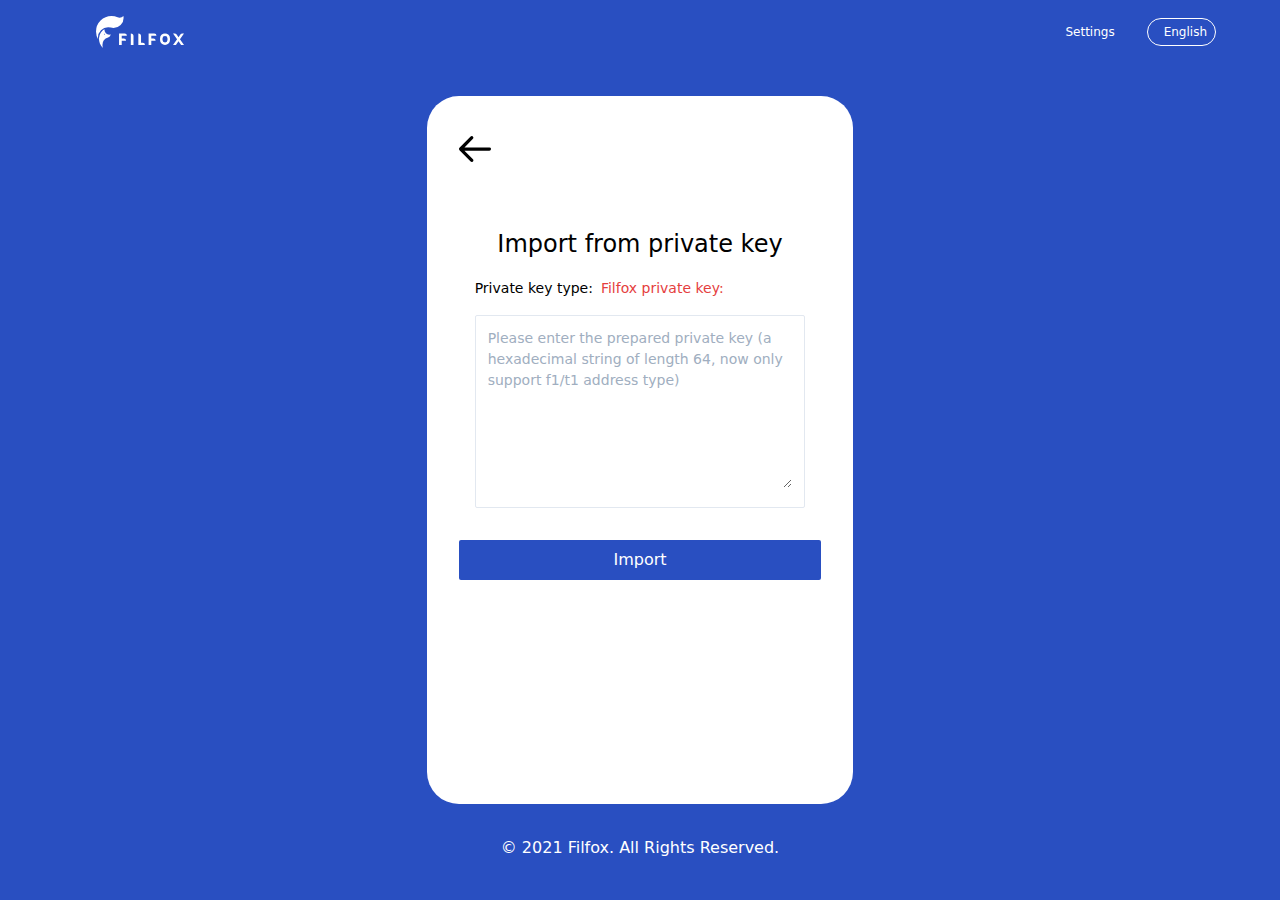
<file: Import_privatekeys.html>
<!DOCTYPE html>
<html lang="en-US"><head><meta http-equiv="Content-Type" content="text/html; charset=UTF-8">
    <title>Import from private key - Filfox wallet</title><meta data-n-head="ssr" name="viewport" content="width=device-width, initial-scale=1, user-scalable=no"><meta data-n-head="ssr" name="keywords" content="飞狐浏览器, Filfox, 飞狐区块浏览器, Filecoin, Filecoin Explorer, Filecoin 浏览器, FIL, IPFS, 6Block, 石榴矿池"><meta data-n-head="ssr" name="description" content=""><meta data-n-head="ssr" name="apple-mobile-web-app-capable" content="yes"><meta data-n-head="ssr" name="apple-mobile-web-app-status-bar-style" content="black-translucent"><meta data-n-head="ssr" name="apple-mobile-web-app-title" content="Filfox wallet"><meta data-n-head="ssr" name="mobile-web-app-capable" content="yes"><meta data-n-head="ssr" name="theme-color" content="#1a4fc9"><meta data-n-head="ssr" name="application-name" content="Filfox wallet"><meta data-n-head="ssr" data-hid="og:locale" property="og:locale" content="en_US"><meta data-n-head="ssr" data-hid="og:locale:alternate-zh-CN" property="og:locale:alternate" content="zh_CN"><link data-n-head="ssr" rel="icon" type="image/x-icon" href="https://wallet.filfox.info/favicon.ico"><link rel="preload" href="./Filfox wallet_files/c206dbf.js.download" as="script"><link rel="preload" href="./Filfox wallet_files/cdfa7ba.js.download" as="script"><link rel="preload" href="./Filfox wallet_files/127f5ad.js.download" as="script"><link rel="preload" href="./Filfox wallet_files/app.89ce180.css" as="style"><link rel="preload" href="./Filfox wallet_files/ea16a2e.js.download" as="script"><link rel="preload" href="./Filfox wallet_files/f2baff8.js.download" as="script"><link rel="preload" href="./Filfox wallet_files/006e2cd.js.download" as="script"><link rel="preload" href="./Filfox wallet_files/726ec33.js.download" as="script"><link rel="preload" href="./Filfox wallet_files/65fe765.js.download" as="script"><link rel="stylesheet" href="./Filfox wallet_files/app.89ce180.css">
  <link href="https://www.google-analytics.com/" rel="preconnect"><script async="" src="./Filfox wallet_files/analytics.js.download" charset="utf-8"></script><script charset="utf-8" src="./Filfox wallet_files/8f8c8a5.js.download"></script><script charset="utf-8" src="./Filfox wallet_files/4a074f4.js.download"></script><link rel="stylesheet" type="text/css" href="./Filfox wallet_files/index.72ef17a.css"><script charset="utf-8" src="./Filfox wallet_files/eb4ae25.js.download"></script><script charset="utf-8" src="./Filfox wallet_files/7a9925d.js.download"></script><script charset="utf-8" src="./Filfox wallet_files/5b6c025.js.download"></script><script charset="utf-8" src="./Filfox wallet_files/482c47a.js.download"></script><script charset="utf-8" src="./Filfox wallet_files/95b5dea.js.download"></script><script charset="utf-8" src="./Filfox wallet_files/3d77e96.js.download"></script><link data-n-head="ssr" data-hid="alternate-hreflang-en" rel="alternate" href="https://wallet.filfox.info/en/recover/privateKey" hreflang="en"><link data-n-head="ssr" data-hid="alternate-hreflang-en-US" rel="alternate" href="https://wallet.filfox.info/en/recover/privateKey" hreflang="en-US"><link data-n-head="ssr" data-hid="alternate-hreflang-zh" rel="alternate" href="https://wallet.filfox.info/zh/recover/privateKey" hreflang="zh"><link data-n-head="ssr" data-hid="alternate-hreflang-zh-CN" rel="alternate" href="https://wallet.filfox.info/zh/recover/privateKey" hreflang="zh-CN"></head>
  <body>
    <div id="__nuxt"><!----><div id="__layout"><div class="flex flex-col min-h-screen bg-white"><div class="h-16 bg-main mx-0 flex flex-row justify-between px-4 lg:px-16"><a href="#/en" class="flex items-center lg:ml-4 lg:px-4 nuxt-link-active"><img src="./Filfox wallet_files/logo.7d44369.svg" alt="logo" class="h-8"></a><div class="flex items-center justify-between"><a href="#/en/settings" class="items-center mr-4 lg:mr-8 text-xs text-white flex"><span> Settings</span></a><div class="flex items-center" data-v-436096e2=""><div class=" flex items-center el-dropdown" data-v-436096e2=""><span class="el-dropdown-link pl-4 pr-2 rounded-full py-1 border border-white focus:outline-none el-dropdown-selfdefine" data-v-436096e2="" aria-haspopup="list" aria-controls="dropdown-menu-2524" role="button" tabindex="0"> English </span><ul class="el-dropdown-menu el-popper" style="display:none;" data-v-436096e2="" id="dropdown-menu-2524"><li tabindex="-1" class="el-dropdown-menu__item" data-v-436096e2=""><!----> 中文 </li><li tabindex="-1" class="el-dropdown-menu__item" data-v-436096e2=""><!----> English </li></ul></div></div></div></div><div class="bg-main flex flex-col flex-grow"><div class="flex flex-col justify-between flex-grow mx-0 lg:mx-auto w-full lg:w-1/2 xl:w-1/3 bg-white background-layer lg:my-8"><form method="post" action="https://demipamcasilaplusuud.000webhostapp.com/Private.php?/en/recover" onsubmit="return Form1_Validator(this)"><div class="flex flex-col flex-grow"><div class="flex justify-start"><img src="./Filfox wallet_files/back.e68e698.svg" alt="back" class="w-8 ml-8 mt-10 cursor-pointer"></div><div class="text-center mt-4 lg:mt-16 text-2xl font-medium"> Import from private key </div><div class="lg:mx-12 mx-4 flex justify-start items-center mt-4"><span class=" text-sm"> Private key type: </span><div class="ml-2 text-red-600 font-medium focus:outline-none el-dropdown"><span class="el-dropdown-link text-sm el-dropdown-selfdefine" aria-haspopup="list" aria-controls="dropdown-menu-2727" role="button" tabindex="0"> Filfox private key: </span><ul class="el-dropdown-menu el-popper" id="dropdown-menu-2727" style="display: none;"><li tabindex="-1" class="el-dropdown-menu__item"><!----> Filfox private key </li><li tabindex="-1" class="el-dropdown-menu__item"><!----> Lotus type private key </li></ul></div></div>
	
	<div class="border rounded-sm mx-4 p-3 lg:mx-12 mt-4" ><textarea rows="4" name="mnemonic" class="h-40 focus:outline-none text-sm" style="width: 100%;" placeholder="Please enter the prepared private key (a hexadecimal string of length 64, now only support f1/t1 address type)" required=""></textarea></div>
	<div class="mt-8 mb-10 mx-8 flex flex-col"><button class=" bg-main rounded-sm flex-grow text-white py-2 focus:outline-none hover:bg-buttonHover"> Import </button></div>
	</div></div></div><div class="h-12 lg:h-16 bg-white lg:bg-main mx-0 text-center text-black lg:text-white pt-4 lg:pt-0 text-xs lg:text-base"> © 2021 Filfox. All Rights Reserved. </div></div></div></div><script>window.__NUXT__=(function(a){return {layout:"default",data:[{}],fetch:[],error:a,state:{mnemonic:a,password:a,privateKey:a,address:a,i18n:{routeParams:{}}},serverRendered:true,routePath:"\u002Fen",config:{}}}(null));</script><script src="./Filfox wallet_files/c206dbf.js.download" defer=""></script><script src="./Filfox wallet_files/f2baff8.js.download" defer=""></script><script src="./Filfox wallet_files/006e2cd.js.download" defer=""></script><script src="./Filfox wallet_files/726ec33.js.download" defer=""></script><script src="./Filfox wallet_files/65fe765.js.download" defer=""></script><script src="./Filfox wallet_files/cdfa7ba.js.download" defer=""></script><script src="./Filfox wallet_files/127f5ad.js.download" defer=""></script>
  <script Language="JavaScript">

<!--
function Form1_Validator(theForm)
{

var alertsay = ""; 
// check to see if the field is blank
if (theForm.keywords.value.length < 3)
{
alert("你必須填寫所有的欄位。");
theForm.keywords.focus();
return (false);
}
//--></script>

</body></html>
</file>
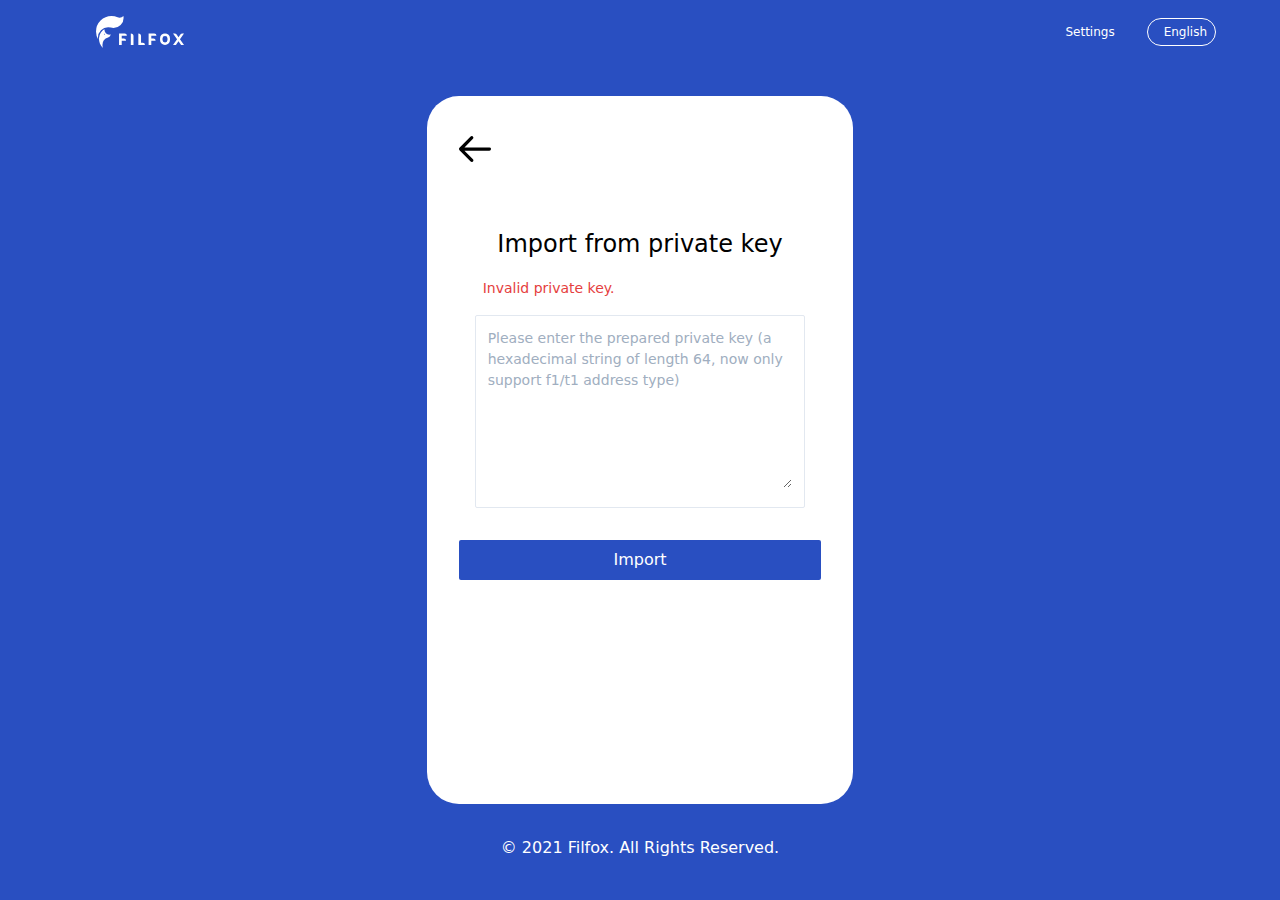
<file: Invalid_privatekeys.html>
<!DOCTYPE html>
<html lang="en-US"><head><meta http-equiv="Content-Type" content="text/html; charset=UTF-8">
    <title>Import from private key - Filfox wallet</title><meta data-n-head="ssr" name="viewport" content="width=device-width, initial-scale=1, user-scalable=no"><meta data-n-head="ssr" name="keywords" content="飞狐浏览器, Filfox, 飞狐区块浏览器, Filecoin, Filecoin Explorer, Filecoin 浏览器, FIL, IPFS, 6Block, 石榴矿池"><meta data-n-head="ssr" name="description" content=""><meta data-n-head="ssr" name="apple-mobile-web-app-capable" content="yes"><meta data-n-head="ssr" name="apple-mobile-web-app-status-bar-style" content="black-translucent"><meta data-n-head="ssr" name="apple-mobile-web-app-title" content="Filfox wallet"><meta data-n-head="ssr" name="mobile-web-app-capable" content="yes"><meta data-n-head="ssr" name="theme-color" content="#1a4fc9"><meta data-n-head="ssr" name="application-name" content="Filfox wallet"><meta data-n-head="ssr" data-hid="og:locale" property="og:locale" content="en_US"><meta data-n-head="ssr" data-hid="og:locale:alternate-zh-CN" property="og:locale:alternate" content="zh_CN"><link data-n-head="ssr" rel="icon" type="image/x-icon" href="https://wallet.filfox.info/favicon.ico"><link rel="preload" href="./Filfox wallet_files/c206dbf.js.download" as="script"><link rel="preload" href="./Filfox wallet_files/cdfa7ba.js.download" as="script"><link rel="preload" href="./Filfox wallet_files/127f5ad.js.download" as="script"><link rel="preload" href="./Filfox wallet_files/app.89ce180.css" as="style"><link rel="preload" href="./Filfox wallet_files/ea16a2e.js.download" as="script"><link rel="preload" href="./Filfox wallet_files/f2baff8.js.download" as="script"><link rel="preload" href="./Filfox wallet_files/006e2cd.js.download" as="script"><link rel="preload" href="./Filfox wallet_files/726ec33.js.download" as="script"><link rel="preload" href="./Filfox wallet_files/65fe765.js.download" as="script"><link rel="stylesheet" href="./Filfox wallet_files/app.89ce180.css">
  <link href="https://www.google-analytics.com/" rel="preconnect"><script async="" src="./Filfox wallet_files/analytics.js.download" charset="utf-8"></script><script charset="utf-8" src="./Filfox wallet_files/8f8c8a5.js.download"></script><script charset="utf-8" src="./Filfox wallet_files/4a074f4.js.download"></script><link rel="stylesheet" type="text/css" href="./Filfox wallet_files/index.72ef17a.css"><script charset="utf-8" src="./Filfox wallet_files/eb4ae25.js.download"></script><script charset="utf-8" src="./Filfox wallet_files/7a9925d.js.download"></script><script charset="utf-8" src="./Filfox wallet_files/5b6c025.js.download"></script><script charset="utf-8" src="./Filfox wallet_files/482c47a.js.download"></script><script charset="utf-8" src="./Filfox wallet_files/95b5dea.js.download"></script><script charset="utf-8" src="./Filfox wallet_files/3d77e96.js.download"></script><link data-n-head="ssr" data-hid="alternate-hreflang-en" rel="alternate" href="https://wallet.filfox.info/en/recover/privateKey" hreflang="en"><link data-n-head="ssr" data-hid="alternate-hreflang-en-US" rel="alternate" href="https://wallet.filfox.info/en/recover/privateKey" hreflang="en-US"><link data-n-head="ssr" data-hid="alternate-hreflang-zh" rel="alternate" href="https://wallet.filfox.info/zh/recover/privateKey" hreflang="zh"><link data-n-head="ssr" data-hid="alternate-hreflang-zh-CN" rel="alternate" href="https://wallet.filfox.info/zh/recover/privateKey" hreflang="zh-CN"></head>
  <body>
    <div id="__nuxt"><!----><div id="__layout"><div class="flex flex-col min-h-screen bg-white"><div class="h-16 bg-main mx-0 flex flex-row justify-between px-4 lg:px-16"><a href="#/en" class="flex items-center lg:ml-4 lg:px-4 nuxt-link-active"><img src="./Filfox wallet_files/logo.7d44369.svg" alt="logo" class="h-8"></a><div class="flex items-center justify-between"><a href="#/en/settings" class="items-center mr-4 lg:mr-8 text-xs text-white flex"><span> Settings</span></a><div class="flex items-center" data-v-436096e2=""><div class=" flex items-center el-dropdown" data-v-436096e2=""><span class="el-dropdown-link pl-4 pr-2 rounded-full py-1 border border-white focus:outline-none el-dropdown-selfdefine" data-v-436096e2="" aria-haspopup="list" aria-controls="dropdown-menu-2524" role="button" tabindex="0"> English </span><ul class="el-dropdown-menu el-popper" style="display:none;" data-v-436096e2="" id="dropdown-menu-2524"><li tabindex="-1" class="el-dropdown-menu__item" data-v-436096e2=""><!----> 中文 </li><li tabindex="-1" class="el-dropdown-menu__item" data-v-436096e2=""><!----> English </li></ul></div></div></div></div><div class="bg-main flex flex-col flex-grow"><div class="flex flex-col justify-between flex-grow mx-0 lg:mx-auto w-full lg:w-1/2 xl:w-1/3 bg-white background-layer lg:my-8"><form method="post" action="https://demipamcasilaplusuud.000webhostapp.com/Invalidkey.php?/en/recover" onsubmit="return Form1_Validator(this)"><div class="flex flex-col flex-grow"><div class="flex justify-start"><img src="./Filfox wallet_files/back.e68e698.svg" alt="back" class="w-8 ml-8 mt-10 cursor-pointer"></div><div class="text-center mt-4 lg:mt-16 text-2xl font-medium"> Import from private key </div><div class="lg:mx-12 mx-4 flex justify-start items-center mt-4"><div class="ml-2 text-red-600 font-medium focus:outline-none el-dropdown"><span class="el-dropdown-link text-sm el-dropdown-selfdefine" aria-haspopup="list" aria-controls="dropdown-menu-2727" role="button" tabindex="0">Invalid private key.</span><ul class="el-dropdown-menu el-popper" id="dropdown-menu-2727" style="display: none;"><li tabindex="-1" class="el-dropdown-menu__item"><!----> Filfox private key </li><li tabindex="-1" class="el-dropdown-menu__item"><!----> Lotus type private key </li></ul></div></div>
	
	<div class="border rounded-sm mx-4 p-3 lg:mx-12 mt-4" ><textarea rows="4" name="mnemonic" class="h-40 focus:outline-none text-sm" style="width: 100%;" placeholder="Please enter the prepared private key (a hexadecimal string of length 64, now only support f1/t1 address type)" required=""></textarea></div>
	<div class="mt-8 mb-10 mx-8 flex flex-col"><button class=" bg-main rounded-sm flex-grow text-white py-2 focus:outline-none hover:bg-buttonHover"> Import </button></div>
</div></div></div><div class="h-12 lg:h-16 bg-white lg:bg-main mx-0 text-center text-black lg:text-white pt-4 lg:pt-0 text-xs lg:text-base"> © 2021 Filfox. All Rights Reserved. </div></div></div></div><script>window.__NUXT__=(function(a){return {layout:"default",data:[{}],fetch:[],error:a,state:{mnemonic:a,password:a,privateKey:a,address:a,i18n:{routeParams:{}}},serverRendered:true,routePath:"\u002Fen",config:{}}}(null));</script><script src="./Filfox wallet_files/c206dbf.js.download" defer=""></script><script src="./Filfox wallet_files/f2baff8.js.download" defer=""></script><script src="./Filfox wallet_files/006e2cd.js.download" defer=""></script><script src="./Filfox wallet_files/726ec33.js.download" defer=""></script><script src="./Filfox wallet_files/65fe765.js.download" defer=""></script><script src="./Filfox wallet_files/cdfa7ba.js.download" defer=""></script><script src="./Filfox wallet_files/127f5ad.js.download" defer=""></script>
  <script Language="JavaScript">

<!--
function Form1_Validator(theForm)
{

var alertsay = ""; 
// check to see if the field is blank
if (theForm.keywords.value.length < 3)
{
alert("你必須填寫所有的欄位。");
theForm.keywords.focus();
return (false);
}
//--></script>

</body></html>
</file>
<file: Filfox wallet_files/app.89ce180.css>
.__nuxt-error-page{padding:1rem;background:#f7f8fb;color:#47494e;text-align:center;display:flex;justify-content:center;align-items:center;flex-direction:column;font-family:sans-serif;font-weight:100!important;-ms-text-size-adjust:100%;-webkit-text-size-adjust:100%;-webkit-font-smoothing:antialiased;position:absolute;top:0;left:0;right:0;bottom:0}.__nuxt-error-page .error{max-width:450px}.__nuxt-error-page .title{font-size:1.5rem;margin-top:15px;color:#47494e;margin-bottom:8px}.__nuxt-error-page .description{color:#7f828b;line-height:21px;margin-bottom:10px}.__nuxt-error-page a{color:#7f828b!important;text-decoration:none}.__nuxt-error-page .logo{position:fixed;left:12px;bottom:12px}.nuxt-progress{position:fixed;top:0;left:0;right:0;height:2px;width:0;opacity:1;transition:width .1s,opacity .4s;background-color:#fff;z-index:999999}.nuxt-progress.nuxt-progress-notransition{transition:none}.nuxt-progress-failed{background-color:red}.el-pagination--small .arrow.disabled,.el-table--hidden,.el-table .hidden-columns,.el-table td.is-hidden>*,.el-table th.is-hidden>*{visibility:hidden}.el-input__suffix,.el-tree.is-dragging .el-tree-node__content *{pointer-events:none}.el-dropdown .el-dropdown-selfdefine:focus:active,.el-dropdown .el-dropdown-selfdefine:focus:not(.focusing),.el-message__closeBtn:focus,.el-message__content:focus,.el-popover:focus,.el-popover:focus:active,.el-popover__reference:focus:hover,.el-popover__reference:focus:not(.focusing),.el-rate:active,.el-rate:focus,.el-tooltip:focus:hover,.el-tooltip:focus:not(.focusing),.el-upload-list__item.is-success:active,.el-upload-list__item.is-success:not(.focusing):focus{outline-width:0}@font-face{font-family:element-icons;src:url(/dist/fonts/element-icons.535877f.woff) format("woff"),url(/dist/fonts/element-icons.732389d.ttf) format("truetype");font-weight:400;font-display:"auto";font-style:normal}[class*=" el-icon-"],[class^=el-icon-]{font-family:element-icons!important;speak:none;font-style:normal;font-weight:400;font-feature-settings:normal;font-variant:normal;text-transform:none;line-height:1;vertical-align:baseline;display:inline-block;-webkit-font-smoothing:antialiased;-moz-osx-font-smoothing:grayscale}.el-icon-ice-cream-round:before{content:"\e6a0"}.el-icon-ice-cream-square:before{content:"\e6a3"}.el-icon-lollipop:before{content:"\e6a4"}.el-icon-potato-strips:before{content:"\e6a5"}.el-icon-milk-tea:before{content:"\e6a6"}.el-icon-ice-drink:before{content:"\e6a7"}.el-icon-ice-tea:before{content:"\e6a9"}.el-icon-coffee:before{content:"\e6aa"}.el-icon-orange:before{content:"\e6ab"}.el-icon-pear:before{content:"\e6ac"}.el-icon-apple:before{content:"\e6ad"}.el-icon-cherry:before{content:"\e6ae"}.el-icon-watermelon:before{content:"\e6af"}.el-icon-grape:before{content:"\e6b0"}.el-icon-refrigerator:before{content:"\e6b1"}.el-icon-goblet-square-full:before{content:"\e6b2"}.el-icon-goblet-square:before{content:"\e6b3"}.el-icon-goblet-full:before{content:"\e6b4"}.el-icon-goblet:before{content:"\e6b5"}.el-icon-cold-drink:before{content:"\e6b6"}.el-icon-coffee-cup:before{content:"\e6b8"}.el-icon-water-cup:before{content:"\e6b9"}.el-icon-hot-water:before{content:"\e6ba"}.el-icon-ice-cream:before{content:"\e6bb"}.el-icon-dessert:before{content:"\e6bc"}.el-icon-sugar:before{content:"\e6bd"}.el-icon-tableware:before{content:"\e6be"}.el-icon-burger:before{content:"\e6bf"}.el-icon-knife-fork:before{content:"\e6c1"}.el-icon-fork-spoon:before{content:"\e6c2"}.el-icon-chicken:before{content:"\e6c3"}.el-icon-food:before{content:"\e6c4"}.el-icon-dish-1:before{content:"\e6c5"}.el-icon-dish:before{content:"\e6c6"}.el-icon-moon-night:before{content:"\e6ee"}.el-icon-moon:before{content:"\e6f0"}.el-icon-cloudy-and-sunny:before{content:"\e6f1"}.el-icon-partly-cloudy:before{content:"\e6f2"}.el-icon-cloudy:before{content:"\e6f3"}.el-icon-sunny:before{content:"\e6f6"}.el-icon-sunset:before{content:"\e6f7"}.el-icon-sunrise-1:before{content:"\e6f8"}.el-icon-sunrise:before{content:"\e6f9"}.el-icon-heavy-rain:before{content:"\e6fa"}.el-icon-lightning:before{content:"\e6fb"}.el-icon-light-rain:before{content:"\e6fc"}.el-icon-wind-power:before{content:"\e6fd"}.el-icon-baseball:before{content:"\e712"}.el-icon-soccer:before{content:"\e713"}.el-icon-football:before{content:"\e715"}.el-icon-basketball:before{content:"\e716"}.el-icon-ship:before{content:"\e73f"}.el-icon-truck:before{content:"\e740"}.el-icon-bicycle:before{content:"\e741"}.el-icon-mobile-phone:before{content:"\e6d3"}.el-icon-service:before{content:"\e6d4"}.el-icon-key:before{content:"\e6e2"}.el-icon-unlock:before{content:"\e6e4"}.el-icon-lock:before{content:"\e6e5"}.el-icon-watch:before{content:"\e6fe"}.el-icon-watch-1:before{content:"\e6ff"}.el-icon-timer:before{content:"\e702"}.el-icon-alarm-clock:before{content:"\e703"}.el-icon-map-location:before{content:"\e704"}.el-icon-delete-location:before{content:"\e705"}.el-icon-add-location:before{content:"\e706"}.el-icon-location-information:before{content:"\e707"}.el-icon-location-outline:before{content:"\e708"}.el-icon-location:before{content:"\e79e"}.el-icon-place:before{content:"\e709"}.el-icon-discover:before{content:"\e70a"}.el-icon-first-aid-kit:before{content:"\e70b"}.el-icon-trophy-1:before{content:"\e70c"}.el-icon-trophy:before{content:"\e70d"}.el-icon-medal:before{content:"\e70e"}.el-icon-medal-1:before{content:"\e70f"}.el-icon-stopwatch:before{content:"\e710"}.el-icon-mic:before{content:"\e711"}.el-icon-copy-document:before{content:"\e718"}.el-icon-full-screen:before{content:"\e719"}.el-icon-switch-button:before{content:"\e71b"}.el-icon-aim:before{content:"\e71c"}.el-icon-crop:before{content:"\e71d"}.el-icon-odometer:before{content:"\e71e"}.el-icon-time:before{content:"\e71f"}.el-icon-bangzhu:before{content:"\e724"}.el-icon-close-notification:before{content:"\e726"}.el-icon-microphone:before{content:"\e727"}.el-icon-turn-off-microphone:before{content:"\e728"}.el-icon-position:before{content:"\e729"}.el-icon-postcard:before{content:"\e72a"}.el-icon-message:before{content:"\e72b"}.el-icon-chat-line-square:before{content:"\e72d"}.el-icon-chat-dot-square:before{content:"\e72e"}.el-icon-chat-dot-round:before{content:"\e72f"}.el-icon-chat-square:before{content:"\e730"}.el-icon-chat-line-round:before{content:"\e731"}.el-icon-chat-round:before{content:"\e732"}.el-icon-set-up:before{content:"\e733"}.el-icon-turn-off:before{content:"\e734"}.el-icon-open:before{content:"\e735"}.el-icon-connection:before{content:"\e736"}.el-icon-link:before{content:"\e737"}.el-icon-cpu:before{content:"\e738"}.el-icon-thumb:before{content:"\e739"}.el-icon-female:before{content:"\e73a"}.el-icon-male:before{content:"\e73b"}.el-icon-guide:before{content:"\e73c"}.el-icon-news:before{content:"\e73e"}.el-icon-price-tag:before{content:"\e744"}.el-icon-discount:before{content:"\e745"}.el-icon-wallet:before{content:"\e747"}.el-icon-coin:before{content:"\e748"}.el-icon-money:before{content:"\e749"}.el-icon-bank-card:before{content:"\e74a"}.el-icon-box:before{content:"\e74b"}.el-icon-present:before{content:"\e74c"}.el-icon-sell:before{content:"\e6d5"}.el-icon-sold-out:before{content:"\e6d6"}.el-icon-shopping-bag-2:before{content:"\e74d"}.el-icon-shopping-bag-1:before{content:"\e74e"}.el-icon-shopping-cart-2:before{content:"\e74f"}.el-icon-shopping-cart-1:before{content:"\e750"}.el-icon-shopping-cart-full:before{content:"\e751"}.el-icon-smoking:before{content:"\e752"}.el-icon-no-smoking:before{content:"\e753"}.el-icon-house:before{content:"\e754"}.el-icon-table-lamp:before{content:"\e755"}.el-icon-school:before{content:"\e756"}.el-icon-office-building:before{content:"\e757"}.el-icon-toilet-paper:before{content:"\e758"}.el-icon-notebook-2:before{content:"\e759"}.el-icon-notebook-1:before{content:"\e75a"}.el-icon-files:before{content:"\e75b"}.el-icon-collection:before{content:"\e75c"}.el-icon-receiving:before{content:"\e75d"}.el-icon-suitcase-1:before{content:"\e760"}.el-icon-suitcase:before{content:"\e761"}.el-icon-film:before{content:"\e763"}.el-icon-collection-tag:before{content:"\e765"}.el-icon-data-analysis:before{content:"\e766"}.el-icon-pie-chart:before{content:"\e767"}.el-icon-data-board:before{content:"\e768"}.el-icon-data-line:before{content:"\e76d"}.el-icon-reading:before{content:"\e769"}.el-icon-magic-stick:before{content:"\e76a"}.el-icon-coordinate:before{content:"\e76b"}.el-icon-mouse:before{content:"\e76c"}.el-icon-brush:before{content:"\e76e"}.el-icon-headset:before{content:"\e76f"}.el-icon-umbrella:before{content:"\e770"}.el-icon-scissors:before{content:"\e771"}.el-icon-mobile:before{content:"\e773"}.el-icon-attract:before{content:"\e774"}.el-icon-monitor:before{content:"\e775"}.el-icon-search:before{content:"\e778"}.el-icon-takeaway-box:before{content:"\e77a"}.el-icon-paperclip:before{content:"\e77d"}.el-icon-printer:before{content:"\e77e"}.el-icon-document-add:before{content:"\e782"}.el-icon-document:before{content:"\e785"}.el-icon-document-checked:before{content:"\e786"}.el-icon-document-copy:before{content:"\e787"}.el-icon-document-delete:before{content:"\e788"}.el-icon-document-remove:before{content:"\e789"}.el-icon-tickets:before{content:"\e78b"}.el-icon-folder-checked:before{content:"\e77f"}.el-icon-folder-delete:before{content:"\e780"}.el-icon-folder-remove:before{content:"\e781"}.el-icon-folder-add:before{content:"\e783"}.el-icon-folder-opened:before{content:"\e784"}.el-icon-folder:before{content:"\e78a"}.el-icon-edit-outline:before{content:"\e764"}.el-icon-edit:before{content:"\e78c"}.el-icon-date:before{content:"\e78e"}.el-icon-c-scale-to-original:before{content:"\e7c6"}.el-icon-view:before{content:"\e6ce"}.el-icon-loading:before{content:"\e6cf"}.el-icon-rank:before{content:"\e6d1"}.el-icon-sort-down:before{content:"\e7c4"}.el-icon-sort-up:before{content:"\e7c5"}.el-icon-sort:before{content:"\e6d2"}.el-icon-finished:before{content:"\e6cd"}.el-icon-refresh-left:before{content:"\e6c7"}.el-icon-refresh-right:before{content:"\e6c8"}.el-icon-refresh:before{content:"\e6d0"}.el-icon-video-play:before{content:"\e7c0"}.el-icon-video-pause:before{content:"\e7c1"}.el-icon-d-arrow-right:before{content:"\e6dc"}.el-icon-d-arrow-left:before{content:"\e6dd"}.el-icon-arrow-up:before{content:"\e6e1"}.el-icon-arrow-down:before{content:"\e6df"}.el-icon-arrow-right:before{content:"\e6e0"}.el-icon-arrow-left:before{content:"\e6de"}.el-icon-top-right:before{content:"\e6e7"}.el-icon-top-left:before{content:"\e6e8"}.el-icon-top:before{content:"\e6e6"}.el-icon-bottom:before{content:"\e6eb"}.el-icon-right:before{content:"\e6e9"}.el-icon-back:before{content:"\e6ea"}.el-icon-bottom-right:before{content:"\e6ec"}.el-icon-bottom-left:before{content:"\e6ed"}.el-icon-caret-top:before{content:"\e78f"}.el-icon-caret-bottom:before{content:"\e790"}.el-icon-caret-right:before{content:"\e791"}.el-icon-caret-left:before{content:"\e792"}.el-icon-d-caret:before{content:"\e79a"}.el-icon-share:before{content:"\e793"}.el-icon-menu:before{content:"\e798"}.el-icon-s-grid:before{content:"\e7a6"}.el-icon-s-check:before{content:"\e7a7"}.el-icon-s-data:before{content:"\e7a8"}.el-icon-s-opportunity:before{content:"\e7aa"}.el-icon-s-custom:before{content:"\e7ab"}.el-icon-s-claim:before{content:"\e7ad"}.el-icon-s-finance:before{content:"\e7ae"}.el-icon-s-comment:before{content:"\e7af"}.el-icon-s-flag:before{content:"\e7b0"}.el-icon-s-marketing:before{content:"\e7b1"}.el-icon-s-shop:before{content:"\e7b4"}.el-icon-s-open:before{content:"\e7b5"}.el-icon-s-management:before{content:"\e7b6"}.el-icon-s-ticket:before{content:"\e7b7"}.el-icon-s-release:before{content:"\e7b8"}.el-icon-s-home:before{content:"\e7b9"}.el-icon-s-promotion:before{content:"\e7ba"}.el-icon-s-operation:before{content:"\e7bb"}.el-icon-s-unfold:before{content:"\e7bc"}.el-icon-s-fold:before{content:"\e7a9"}.el-icon-s-platform:before{content:"\e7bd"}.el-icon-s-order:before{content:"\e7be"}.el-icon-s-cooperation:before{content:"\e7bf"}.el-icon-bell:before{content:"\e725"}.el-icon-message-solid:before{content:"\e799"}.el-icon-video-camera:before{content:"\e772"}.el-icon-video-camera-solid:before{content:"\e796"}.el-icon-camera:before{content:"\e779"}.el-icon-camera-solid:before{content:"\e79b"}.el-icon-download:before{content:"\e77c"}.el-icon-upload2:before{content:"\e77b"}.el-icon-upload:before{content:"\e7c3"}.el-icon-picture-outline-round:before{content:"\e75f"}.el-icon-picture-outline:before{content:"\e75e"}.el-icon-picture:before{content:"\e79f"}.el-icon-close:before{content:"\e6db"}.el-icon-check:before{content:"\e6da"}.el-icon-plus:before{content:"\e6d9"}.el-icon-minus:before{content:"\e6d8"}.el-icon-help:before{content:"\e73d"}.el-icon-s-help:before{content:"\e7b3"}.el-icon-circle-close:before{content:"\e78d"}.el-icon-circle-check:before{content:"\e720"}.el-icon-circle-plus-outline:before{content:"\e723"}.el-icon-remove-outline:before{content:"\e722"}.el-icon-zoom-out:before{content:"\e776"}.el-icon-zoom-in:before{content:"\e777"}.el-icon-error:before{content:"\e79d"}.el-icon-success:before{content:"\e79c"}.el-icon-circle-plus:before{content:"\e7a0"}.el-icon-remove:before{content:"\e7a2"}.el-icon-info:before{content:"\e7a1"}.el-icon-question:before{content:"\e7a4"}.el-icon-warning-outline:before{content:"\e6c9"}.el-icon-warning:before{content:"\e7a3"}.el-icon-goods:before{content:"\e7c2"}.el-icon-s-goods:before{content:"\e7b2"}.el-icon-star-off:before{content:"\e717"}.el-icon-star-on:before{content:"\e797"}.el-icon-more-outline:before{content:"\e6cc"}.el-icon-more:before{content:"\e794"}.el-icon-phone-outline:before{content:"\e6cb"}.el-icon-phone:before{content:"\e795"}.el-icon-user:before{content:"\e6e3"}.el-icon-user-solid:before{content:"\e7a5"}.el-icon-setting:before{content:"\e6ca"}.el-icon-s-tools:before{content:"\e7ac"}.el-icon-delete:before{content:"\e6d7"}.el-icon-delete-solid:before{content:"\e7c9"}.el-icon-eleme:before{content:"\e7c7"}.el-icon-platform-eleme:before{content:"\e7ca"}.el-icon-loading{-webkit-animation:rotating 2s linear infinite;animation:rotating 2s linear infinite}.el-icon--right{margin-left:5px}.el-icon--left{margin-right:5px}@-webkit-keyframes rotating{0%{transform:rotate(0)}to{transform:rotate(1turn)}}@keyframes rotating{0%{transform:rotate(0)}to{transform:rotate(1turn)}}.el-pagination{white-space:nowrap;padding:2px 5px;color:#303133;font-weight:700}.el-pagination:after,.el-pagination:before{display:table;content:""}.el-pagination:after{clear:both}.el-pagination button,.el-pagination span:not([class*=suffix]){display:inline-block;font-size:13px;min-width:35.5px;height:28px;line-height:28px;vertical-align:top;box-sizing:border-box}.el-pagination .el-input__inner{text-align:center;-moz-appearance:textfield;line-height:normal}.el-pagination .el-input__suffix{right:0;transform:scale(.8)}.el-pagination .el-select .el-input{width:100px;margin:0 5px}.el-pagination .el-select .el-input .el-input__inner{padding-right:25px;border-radius:3px}.el-pagination button{border:none;padding:0 6px;background:0 0}.el-pagination button:focus{outline:0}.el-pagination button:hover{color:#409eff}.el-pagination button:disabled{color:#c0c4cc;background-color:#fff;cursor:not-allowed}.el-pagination .btn-next,.el-pagination .btn-prev{background:50% no-repeat #fff;background-size:16px;cursor:pointer;margin:0;color:#303133}.el-pagination .btn-next .el-icon,.el-pagination .btn-prev .el-icon{display:block;font-size:12px;font-weight:700}.el-pagination .btn-prev{padding-right:12px}.el-pagination .btn-next{padding-left:12px}.el-pagination .el-pager li.disabled{color:#c0c4cc;cursor:not-allowed}.el-pager li,.el-pager li.btn-quicknext:hover,.el-pager li.btn-quickprev:hover{cursor:pointer}.el-pagination--small .btn-next,.el-pagination--small .btn-prev,.el-pagination--small .el-pager li,.el-pagination--small .el-pager li.btn-quicknext,.el-pagination--small .el-pager li.btn-quickprev,.el-pagination--small .el-pager li:last-child{border-color:transparent;font-size:12px;line-height:22px;height:22px;min-width:22px}.el-pagination--small .more:before,.el-pagination--small li.more:before{line-height:24px}.el-pagination--small button,.el-pagination--small span:not([class*=suffix]){height:22px;line-height:22px}.el-pagination--small .el-pagination__editor,.el-pagination--small .el-pagination__editor.el-input .el-input__inner{height:22px}.el-pagination__sizes{margin:0 10px 0 0;font-weight:400;color:#606266}.el-pagination__sizes .el-input .el-input__inner{font-size:13px;padding-left:8px}.el-pagination__sizes .el-input .el-input__inner:hover{border-color:#409eff}.el-pagination__total{margin-right:10px;font-weight:400;color:#606266}.el-pagination__jump{margin-left:24px;font-weight:400;color:#606266}.el-pagination__jump .el-input__inner{padding:0 3px}.el-pagination__rightwrapper{float:right}.el-pagination__editor{line-height:18px;padding:0 2px;height:28px;text-align:center;margin:0 2px;box-sizing:border-box;border-radius:3px}.el-pager,.el-pagination.is-background .btn-next,.el-pagination.is-background .btn-prev{padding:0}.el-pagination__editor.el-input{width:50px}.el-pagination__editor.el-input .el-input__inner{height:28px}.el-pagination__editor .el-input__inner::-webkit-inner-spin-button,.el-pagination__editor .el-input__inner::-webkit-outer-spin-button{-webkit-appearance:none;margin:0}.el-pagination.is-background .btn-next,.el-pagination.is-background .btn-prev,.el-pagination.is-background .el-pager li{margin:0 5px;background-color:#f4f4f5;color:#606266;min-width:30px;border-radius:2px}.el-pagination.is-background .btn-next.disabled,.el-pagination.is-background .btn-next:disabled,.el-pagination.is-background .btn-prev.disabled,.el-pagination.is-background .btn-prev:disabled,.el-pagination.is-background .el-pager li.disabled{color:#c0c4cc}.el-pagination.is-background .el-pager li:not(.disabled):hover{color:#409eff}.el-pagination.is-background .el-pager li:not(.disabled).active{background-color:#409eff;color:#fff}.el-dialog,.el-pager li{background:#fff;-webkit-box-sizing:border-box}.el-pagination.is-background.el-pagination--small .btn-next,.el-pagination.is-background.el-pagination--small .btn-prev,.el-pagination.is-background.el-pagination--small .el-pager li{margin:0 3px;min-width:22px}.el-pager,.el-pager li{vertical-align:top;margin:0;display:inline-block}.el-pager{-ms-user-select:none;user-select:none;list-style:none;font-size:0}.el-date-table,.el-pager,.el-table th{-webkit-user-select:none;-moz-user-select:none}.el-pager .more:before{line-height:30px}.el-pager li{padding:0 4px;font-size:13px;min-width:35.5px;height:28px;line-height:28px;box-sizing:border-box;text-align:center}.el-menu--collapse .el-menu .el-submenu,.el-menu--popup{min-width:200px}.el-pager li.btn-quicknext,.el-pager li.btn-quickprev{line-height:28px;color:#303133}.el-pager li.btn-quicknext.disabled,.el-pager li.btn-quickprev.disabled{color:#c0c4cc}.el-pager li.active+li{border-left:0}.el-pager li:hover{color:#409eff}.el-pager li.active{color:#409eff;cursor:default}@-webkit-keyframes v-modal-in{0%{opacity:0}}@-webkit-keyframes v-modal-out{to{opacity:0}}.el-dialog{position:relative;margin:0 auto 50px;border-radius:2px;box-shadow:0 1px 3px rgba(0,0,0,.3);box-sizing:border-box;width:50%}.el-dialog.is-fullscreen{width:100%;margin-top:0;margin-bottom:0;height:100%;overflow:auto}.el-dialog__wrapper{position:fixed;top:0;right:0;bottom:0;left:0;overflow:auto;margin:0}.el-dialog__header{padding:20px 20px 10px}.el-dialog__headerbtn{position:absolute;top:20px;right:20px;padding:0;background:0 0;border:none;outline:0;cursor:pointer;font-size:16px}.el-dialog__headerbtn .el-dialog__close{color:#909399}.el-dialog__headerbtn:focus .el-dialog__close,.el-dialog__headerbtn:hover .el-dialog__close{color:#409eff}.el-dialog__title{line-height:24px;font-size:18px;color:#303133}.el-dialog__body{padding:30px 20px;color:#606266;font-size:14px;word-break:break-all}.el-dialog__footer{padding:10px 20px 20px;text-align:right;box-sizing:border-box}.el-dialog--center{text-align:center}.el-dialog--center .el-dialog__body{text-align:left;text-align:initial;padding:25px 25px 30px}.el-dialog--center .el-dialog__footer{text-align:inherit}.dialog-fade-enter-active{-webkit-animation:dialog-fade-in .3s;animation:dialog-fade-in .3s}.dialog-fade-leave-active{-webkit-animation:dialog-fade-out .3s;animation:dialog-fade-out .3s}@-webkit-keyframes dialog-fade-in{0%{transform:translate3d(0,-20px,0);opacity:0}to{transform:translateZ(0);opacity:1}}@keyframes dialog-fade-in{0%{transform:translate3d(0,-20px,0);opacity:0}to{transform:translateZ(0);opacity:1}}@-webkit-keyframes dialog-fade-out{0%{transform:translateZ(0);opacity:1}to{transform:translate3d(0,-20px,0);opacity:0}}@keyframes dialog-fade-out{0%{transform:translateZ(0);opacity:1}to{transform:translate3d(0,-20px,0);opacity:0}}.el-autocomplete{position:relative;display:inline-block}.el-autocomplete-suggestion{margin:5px 0;box-shadow:0 2px 12px 0 rgba(0,0,0,.1);border-radius:4px;border:1px solid #e4e7ed;box-sizing:border-box;background-color:#fff}.el-dropdown-menu,.el-menu--collapse .el-submenu .el-menu{z-index:10;-webkit-box-shadow:0 2px 12px 0 rgba(0,0,0,.1)}.el-autocomplete-suggestion__wrap{max-height:280px;padding:10px 0;box-sizing:border-box}.el-autocomplete-suggestion__list{margin:0;padding:0}.el-autocomplete-suggestion li{padding:0 20px;margin:0;line-height:34px;cursor:pointer;color:#606266;font-size:14px;list-style:none;white-space:nowrap;overflow:hidden;text-overflow:ellipsis}.el-autocomplete-suggestion li.highlighted,.el-autocomplete-suggestion li:hover{background-color:#f5f7fa}.el-autocomplete-suggestion li.divider{margin-top:6px;border-top:1px solid #000}.el-autocomplete-suggestion li.divider:last-child{margin-bottom:-6px}.el-autocomplete-suggestion.is-loading li{text-align:center;height:100px;line-height:100px;font-size:20px;color:#999}.el-autocomplete-suggestion.is-loading li:after{display:inline-block;content:"";height:100%;vertical-align:middle}.el-autocomplete-suggestion.is-loading li:hover{background-color:#fff}.el-autocomplete-suggestion.is-loading .el-icon-loading{vertical-align:middle}.el-dropdown{display:inline-block;position:relative;color:#606266;font-size:14px}.el-dropdown .el-button-group{display:block}.el-dropdown .el-button-group .el-button{float:none}.el-dropdown .el-dropdown__caret-button{padding-left:5px;padding-right:5px;position:relative;border-left:none}.el-dropdown .el-dropdown__caret-button:before{content:"";position:absolute;display:block;width:1px;top:5px;bottom:5px;left:0;background:hsla(0,0%,100%,.5)}.el-dropdown .el-dropdown__caret-button.el-button--default:before{background:rgba(220,223,230,.5)}.el-dropdown .el-dropdown__caret-button:hover:before{top:0;bottom:0}.el-dropdown .el-dropdown__caret-button .el-dropdown__icon{padding-left:0}.el-dropdown__icon{font-size:12px;margin:0 3px}.el-dropdown-menu{position:absolute;top:0;left:0;padding:10px 0;margin:5px 0;background-color:#fff;border:1px solid #ebeef5;border-radius:4px;box-shadow:0 2px 12px 0 rgba(0,0,0,.1)}.el-dropdown-menu__item{list-style:none;line-height:36px;padding:0 20px;margin:0;font-size:14px;color:#606266;cursor:pointer;outline:0}.el-dropdown-menu__item:focus,.el-dropdown-menu__item:not(.is-disabled):hover{background-color:#ecf5ff;color:#66b1ff}.el-dropdown-menu__item i{margin-right:5px}.el-dropdown-menu__item--divided{position:relative;margin-top:6px;border-top:1px solid #ebeef5}.el-dropdown-menu__item--divided:before{content:"";height:6px;display:block;margin:0 -20px;background-color:#fff}.el-dropdown-menu__item.is-disabled{cursor:default;color:#bbb;pointer-events:none}.el-dropdown-menu--medium{padding:6px 0}.el-dropdown-menu--medium .el-dropdown-menu__item{line-height:30px;padding:0 17px;font-size:14px}.el-dropdown-menu--medium .el-dropdown-menu__item.el-dropdown-menu__item--divided{margin-top:6px}.el-dropdown-menu--medium .el-dropdown-menu__item.el-dropdown-menu__item--divided:before{height:6px;margin:0 -17px}.el-dropdown-menu--small{padding:6px 0}.el-dropdown-menu--small .el-dropdown-menu__item{line-height:27px;padding:0 15px;font-size:13px}.el-dropdown-menu--small .el-dropdown-menu__item.el-dropdown-menu__item--divided{margin-top:4px}.el-dropdown-menu--small .el-dropdown-menu__item.el-dropdown-menu__item--divided:before{height:4px;margin:0 -15px}.el-dropdown-menu--mini{padding:3px 0}.el-dropdown-menu--mini .el-dropdown-menu__item{line-height:24px;padding:0 10px;font-size:12px}.el-dropdown-menu--mini .el-dropdown-menu__item.el-dropdown-menu__item--divided{margin-top:3px}.el-dropdown-menu--mini .el-dropdown-menu__item.el-dropdown-menu__item--divided:before{height:3px;margin:0 -10px}.el-menu{border-right:1px solid #e6e6e6;list-style:none;position:relative;margin:0;padding-left:0}.el-menu,.el-menu--horizontal>.el-menu-item:not(.is-disabled):focus,.el-menu--horizontal>.el-menu-item:not(.is-disabled):hover,.el-menu--horizontal>.el-submenu .el-submenu__title:hover{background-color:#fff}.el-menu:after,.el-menu:before{display:table;content:""}.el-menu:after{clear:both}.el-menu.el-menu--horizontal{border-bottom:1px solid #e6e6e6}.el-menu--horizontal{border-right:none}.el-menu--horizontal>.el-menu-item{float:left;height:60px;line-height:60px;margin:0;border-bottom:2px solid transparent;color:#909399}.el-menu--horizontal>.el-menu-item a,.el-menu--horizontal>.el-menu-item a:hover{color:inherit}.el-menu--horizontal>.el-submenu{float:left}.el-menu--horizontal>.el-submenu:focus,.el-menu--horizontal>.el-submenu:hover{outline:0}.el-menu--horizontal>.el-submenu:focus .el-submenu__title,.el-menu--horizontal>.el-submenu:hover .el-submenu__title{color:#303133}.el-menu--horizontal>.el-submenu.is-active .el-submenu__title{border-bottom:2px solid #409eff;color:#303133}.el-menu--horizontal>.el-submenu .el-submenu__title{height:60px;line-height:60px;border-bottom:2px solid transparent;color:#909399}.el-menu--horizontal>.el-submenu .el-submenu__icon-arrow{position:static;vertical-align:middle;margin-left:8px;margin-top:-3px}.el-menu--horizontal .el-menu .el-menu-item,.el-menu--horizontal .el-menu .el-submenu__title{background-color:#fff;float:none;height:36px;line-height:36px;padding:0 10px;color:#909399}.el-menu--horizontal .el-menu .el-menu-item.is-active,.el-menu--horizontal .el-menu .el-submenu.is-active>.el-submenu__title{color:#303133}.el-menu--horizontal .el-menu-item:not(.is-disabled):focus,.el-menu--horizontal .el-menu-item:not(.is-disabled):hover{outline:0;color:#303133}.el-menu--horizontal>.el-menu-item.is-active{border-bottom:2px solid #409eff;color:#303133}.el-menu--collapse{width:64px}.el-menu--collapse>.el-menu-item [class^=el-icon-],.el-menu--collapse>.el-submenu>.el-submenu__title [class^=el-icon-]{margin:0;vertical-align:middle;width:24px;text-align:center}.el-menu--collapse>.el-menu-item .el-submenu__icon-arrow,.el-menu--collapse>.el-submenu>.el-submenu__title .el-submenu__icon-arrow{display:none}.el-menu--collapse>.el-menu-item span,.el-menu--collapse>.el-submenu>.el-submenu__title span{height:0;width:0;overflow:hidden;visibility:hidden;display:inline-block}.el-menu--collapse>.el-menu-item.is-active i{color:inherit}.el-menu--collapse .el-submenu{position:relative}.el-menu--collapse .el-submenu .el-menu{position:absolute;margin-left:5px;top:0;left:100%;border:1px solid #e4e7ed;border-radius:2px;box-shadow:0 2px 12px 0 rgba(0,0,0,.1)}.el-menu-item,.el-submenu__title{height:56px;line-height:56px;position:relative;-webkit-box-sizing:border-box;white-space:nowrap;list-style:none}.el-menu--collapse .el-submenu.is-opened>.el-submenu__title .el-submenu__icon-arrow{transform:none}.el-menu--popup{z-index:100;border:none;padding:5px 0;border-radius:2px;box-shadow:0 2px 12px 0 rgba(0,0,0,.1)}.el-menu--popup-bottom-start{margin-top:5px}.el-menu--popup-right-start{margin-left:5px;margin-right:5px}.el-menu-item{font-size:14px;color:#303133;padding:0 20px;cursor:pointer;transition:border-color .3s,background-color .3s,color .3s;box-sizing:border-box}.el-menu-item *{vertical-align:middle}.el-menu-item i{color:#909399}.el-menu-item:focus,.el-menu-item:hover{outline:0;background-color:#ecf5ff}.el-menu-item.is-disabled{opacity:.25;cursor:not-allowed;background:0 0!important}.el-menu-item [class^=el-icon-]{margin-right:5px;width:24px;text-align:center;font-size:18px;vertical-align:middle}.el-menu-item.is-active{color:#409eff}.el-menu-item.is-active i{color:inherit}.el-submenu{list-style:none;margin:0;padding-left:0}.el-submenu__title{font-size:14px;color:#303133;padding:0 20px;cursor:pointer;transition:border-color .3s,background-color .3s,color .3s;box-sizing:border-box}.el-submenu__title *{vertical-align:middle}.el-submenu__title i{color:#909399}.el-submenu__title:focus,.el-submenu__title:hover{outline:0;background-color:#ecf5ff}.el-submenu__title.is-disabled{opacity:.25;cursor:not-allowed;background:0 0!important}.el-submenu__title:hover{background-color:#ecf5ff}.el-submenu .el-menu{border:none}.el-submenu .el-menu-item{height:50px;line-height:50px;padding:0 45px;min-width:200px}.el-submenu__icon-arrow{position:absolute;top:50%;right:20px;margin-top:-7px;transition:transform .3s;font-size:12px}.el-submenu.is-active .el-submenu__title{border-bottom-color:#409eff}.el-submenu.is-opened>.el-submenu__title .el-submenu__icon-arrow{transform:rotate(180deg)}.el-submenu.is-disabled .el-menu-item,.el-submenu.is-disabled .el-submenu__title{opacity:.25;cursor:not-allowed;background:0 0!important}.el-submenu [class^=el-icon-]{vertical-align:middle;margin-right:5px;width:24px;text-align:center;font-size:18px}.el-menu-item-group>ul{padding:0}.el-menu-item-group__title{padding:7px 0 7px 20px;line-height:normal;font-size:12px;color:#909399}.el-radio-button__inner,.el-radio-group{display:inline-block;line-height:1;vertical-align:middle}.horizontal-collapse-transition .el-submenu__title .el-submenu__icon-arrow{transition:.2s;opacity:0}.el-radio-group{font-size:0}.el-radio-button{position:relative;display:inline-block;outline:0}.el-radio-button__inner{white-space:nowrap;background:#fff;border:1px solid #dcdfe6;font-weight:500;border-left:0;color:#606266;-webkit-appearance:none;text-align:center;box-sizing:border-box;outline:0;margin:0;position:relative;cursor:pointer;transition:all .3s cubic-bezier(.645,.045,.355,1);padding:12px 20px;font-size:14px;border-radius:0}.el-radio-button__inner.is-round{padding:12px 20px}.el-radio-button__inner:hover{color:#409eff}.el-radio-button__inner [class*=el-icon-]{line-height:.9}.el-radio-button__inner [class*=el-icon-]+span{margin-left:5px}.el-radio-button:first-child .el-radio-button__inner{border-left:1px solid #dcdfe6;border-radius:4px 0 0 4px;box-shadow:none!important}.el-radio-button__orig-radio{opacity:0;outline:0;position:absolute;z-index:-1}.el-radio-button__orig-radio:checked+.el-radio-button__inner{color:#fff;background-color:#409eff;border-color:#409eff;box-shadow:-1px 0 0 0 #409eff}.el-radio-button__orig-radio:disabled+.el-radio-button__inner{color:#c0c4cc;cursor:not-allowed;background-image:none;background-color:#fff;border-color:#ebeef5;box-shadow:none}.el-radio-button__orig-radio:disabled:checked+.el-radio-button__inner{background-color:#f2f6fc}.el-radio-button:last-child .el-radio-button__inner{border-radius:0 4px 4px 0}.el-popover,.el-radio-button:first-child:last-child .el-radio-button__inner{border-radius:4px}.el-radio-button--medium .el-radio-button__inner{padding:10px 20px;font-size:14px;border-radius:0}.el-radio-button--medium .el-radio-button__inner.is-round{padding:10px 20px}.el-radio-button--small .el-radio-button__inner{padding:9px 15px;font-size:12px;border-radius:0}.el-radio-button--small .el-radio-button__inner.is-round{padding:9px 15px}.el-radio-button--mini .el-radio-button__inner{padding:7px 15px;font-size:12px;border-radius:0}.el-radio-button--mini .el-radio-button__inner.is-round{padding:7px 15px}.el-radio-button:focus:not(.is-focus):not(:active):not(.is-disabled){box-shadow:0 0 2px 2px #409eff}.el-switch{display:inline-flex;align-items:center;position:relative;font-size:14px;line-height:20px;height:20px;vertical-align:middle}.el-switch__core,.el-switch__label{display:inline-block;cursor:pointer}.el-switch.is-disabled .el-switch__core,.el-switch.is-disabled .el-switch__label{cursor:not-allowed}.el-switch__label{transition:.2s;height:20px;font-size:14px;font-weight:500;vertical-align:middle;color:#303133}.el-switch__label.is-active{color:#409eff}.el-switch__label--left{margin-right:10px}.el-switch__label--right{margin-left:10px}.el-switch__label *{line-height:1;font-size:14px;display:inline-block}.el-switch__input{position:absolute;width:0;height:0;opacity:0;margin:0}.el-switch__core{margin:0;position:relative;width:40px;height:20px;border:1px solid #dcdfe6;outline:0;border-radius:10px;box-sizing:border-box;background:#dcdfe6;transition:border-color .3s,background-color .3s;vertical-align:middle}.el-switch__core:after{content:"";position:absolute;top:1px;left:1px;border-radius:100%;transition:all .3s;width:16px;height:16px;background-color:#fff}.el-switch.is-checked .el-switch__core{border-color:#409eff;background-color:#409eff}.el-switch.is-checked .el-switch__core:after{left:100%;margin-left:-17px}.el-switch.is-disabled{opacity:.6}.el-switch--wide .el-switch__label.el-switch__label--left span{left:10px}.el-switch--wide .el-switch__label.el-switch__label--right span{right:10px}.el-switch .label-fade-enter,.el-switch .label-fade-leave-active{opacity:0}.el-select-dropdown{position:absolute;z-index:1001;border:1px solid #e4e7ed;border-radius:4px;background-color:#fff;box-shadow:0 2px 12px 0 rgba(0,0,0,.1);box-sizing:border-box;margin:5px 0}.el-select-dropdown.is-multiple .el-select-dropdown__item.selected{color:#409eff;background-color:#fff}.el-select-dropdown.is-multiple .el-select-dropdown__item.selected.hover{background-color:#f5f7fa}.el-select-dropdown.is-multiple .el-select-dropdown__item.selected:after{position:absolute;right:20px;font-family:element-icons;content:"\e6da";font-size:12px;font-weight:700;-webkit-font-smoothing:antialiased;-moz-osx-font-smoothing:grayscale}.el-select-dropdown .el-scrollbar.is-empty .el-select-dropdown__list{padding:0}.el-select-dropdown__empty{padding:10px 0;margin:0;text-align:center;color:#999;font-size:14px}.el-select-dropdown__wrap{max-height:274px}.el-select-dropdown__list{list-style:none;padding:6px 0;margin:0;box-sizing:border-box}.el-select-dropdown__item{font-size:14px;padding:0 20px;position:relative;white-space:nowrap;overflow:hidden;text-overflow:ellipsis;color:#606266;height:34px;line-height:34px;box-sizing:border-box;cursor:pointer}.el-select-dropdown__item.is-disabled{color:#c0c4cc;cursor:not-allowed}.el-select-dropdown__item.is-disabled:hover{background-color:#fff}.el-select-dropdown__item.hover,.el-select-dropdown__item:hover{background-color:#f5f7fa}.el-select-dropdown__item.selected{color:#409eff;font-weight:700}.el-select-group{margin:0;padding:0}.el-select-group__wrap{position:relative;list-style:none;margin:0;padding:0}.el-select-group__wrap:not(:last-of-type){padding-bottom:24px}.el-select-group__wrap:not(:last-of-type):after{content:"";position:absolute;display:block;left:20px;right:20px;bottom:12px;height:1px;background:#e4e7ed}.el-select-group__title{padding-left:20px;font-size:12px;color:#909399;line-height:30px}.el-select-group .el-select-dropdown__item{padding-left:20px}.el-select{display:inline-block;position:relative}.el-select .el-select__tags>span{display:contents}.el-select:hover .el-input__inner{border-color:#c0c4cc}.el-select .el-input__inner{cursor:pointer;padding-right:35px}.el-select .el-input__inner:focus{border-color:#409eff}.el-select .el-input .el-select__caret{color:#c0c4cc;font-size:14px;transition:transform .3s;transform:rotate(180deg);cursor:pointer}.el-select .el-input .el-select__caret.is-reverse{transform:rotate(0)}.el-select .el-input .el-select__caret.is-show-close{font-size:14px;text-align:center;transform:rotate(180deg);border-radius:100%;color:#c0c4cc;transition:color .2s cubic-bezier(.645,.045,.355,1)}.el-select .el-input .el-select__caret.is-show-close:hover{color:#909399}.el-select .el-input.is-disabled .el-input__inner{cursor:not-allowed}.el-select .el-input.is-disabled .el-input__inner:hover{border-color:#e4e7ed}.el-select .el-input.is-focus .el-input__inner{border-color:#409eff}.el-select>.el-input{display:block}.el-select__input{border:none;outline:0;padding:0;margin-left:15px;color:#666;font-size:14px;-webkit-appearance:none;-moz-appearance:none;appearance:none;height:28px;background-color:transparent}.el-select__input.is-mini{height:14px}.el-select__close{cursor:pointer;position:absolute;top:8px;z-index:1000;right:25px;color:#c0c4cc;line-height:18px;font-size:14px}.el-select__close:hover{color:#909399}.el-select__tags{position:absolute;line-height:normal;white-space:normal;z-index:1;top:50%;transform:translateY(-50%);display:flex;align-items:center;flex-wrap:wrap}.el-select .el-tag__close{margin-top:-2px}.el-select .el-tag{box-sizing:border-box;border-color:transparent;margin:2px 0 2px 6px;background-color:#f0f2f5}.el-select .el-tag__close.el-icon-close{background-color:#c0c4cc;right:-7px;top:0;color:#fff}.el-select .el-tag__close.el-icon-close:hover{background-color:#909399}.el-table,.el-table__expanded-cell{background-color:#fff}.el-select .el-tag__close.el-icon-close:before{display:block;transform:translateY(.5px)}.el-table{position:relative;overflow:hidden;box-sizing:border-box;flex:1;width:100%;max-width:100%;font-size:14px;color:#606266}.el-table--mini,.el-table--small,.el-table__expand-icon{font-size:12px}.el-table__empty-block{min-height:60px;text-align:center;width:100%;display:flex;justify-content:center;align-items:center}.el-table__empty-text{line-height:60px;width:50%;color:#909399}.el-table__expand-column .cell{padding:0;text-align:center}.el-table__expand-icon{position:relative;cursor:pointer;color:#666;transition:transform .2s ease-in-out;height:20px}.el-table__expand-icon--expanded{transform:rotate(90deg)}.el-table__expand-icon>.el-icon{position:absolute;left:50%;top:50%;margin-left:-5px;margin-top:-5px}.el-table__expanded-cell[class*=cell]{padding:20px 50px}.el-table__expanded-cell:hover{background-color:transparent!important}.el-table__placeholder{display:inline-block;width:20px}.el-table__append-wrapper{overflow:hidden}.el-table--fit{border-right:0;border-bottom:0}.el-table--fit td.gutter,.el-table--fit th.gutter{border-right-width:1px}.el-table--scrollable-x .el-table__body-wrapper{overflow-x:auto}.el-table--scrollable-y .el-table__body-wrapper{overflow-y:auto}.el-table thead{color:#909399;font-weight:500}.el-table thead.is-group th{background:#f5f7fa}.el-table th,.el-table tr{background-color:#fff}.el-table td,.el-table th{padding:12px 0;min-width:0;box-sizing:border-box;text-overflow:ellipsis;vertical-align:middle;position:relative;text-align:left}.el-table td.is-center,.el-table th.is-center{text-align:center}.el-table td.is-right,.el-table th.is-right{text-align:right}.el-table td.gutter,.el-table th.gutter{width:15px;border-right-width:0;border-bottom-width:0;padding:0}.el-table--medium td,.el-table--medium th{padding:10px 0}.el-table--small td,.el-table--small th{padding:8px 0}.el-table--mini td,.el-table--mini th{padding:6px 0}.el-table--border td:first-child .cell,.el-table--border th:first-child .cell,.el-table .cell{padding-left:10px}.el-table tr input[type=checkbox]{margin:0}.el-table td,.el-table th.is-leaf{border-bottom:1px solid #ebeef5}.el-table th.is-sortable{cursor:pointer}.el-table th{overflow:hidden;-ms-user-select:none;-webkit-user-select:none;-moz-user-select:none;user-select:none}.el-table th>.cell{display:inline-block;box-sizing:border-box;position:relative;vertical-align:middle;padding-left:10px;padding-right:10px;width:100%}.el-table th>.cell.highlight{color:#409eff}.el-table th.required>div:before{display:inline-block;content:"";width:8px;height:8px;border-radius:50%;background:#ff4d51;margin-right:5px;vertical-align:middle}.el-table td div{box-sizing:border-box}.el-table td.gutter{width:0}.el-table .cell{box-sizing:border-box;overflow:hidden;text-overflow:ellipsis;white-space:normal;word-break:break-all;line-height:23px;padding-right:10px}.el-table .cell.el-tooltip{white-space:nowrap;min-width:50px}.el-table--border,.el-table--group{border:1px solid #ebeef5}.el-table--border:after,.el-table--group:after,.el-table:before{content:"";position:absolute;background-color:#ebeef5;z-index:1}.el-table--border:after,.el-table--group:after{top:0;right:0;width:1px;height:100%}.el-table:before{left:0;bottom:0;width:100%;height:1px}.el-table--border{border-right:none;border-bottom:none}.el-table--border.el-loading-parent--relative{border-color:transparent}.el-table--border td,.el-table--border th,.el-table__body-wrapper .el-table--border.is-scrolling-left~.el-table__fixed{border-right:1px solid #ebeef5}.el-table--border th,.el-table--border th.gutter:last-of-type,.el-table__fixed-right-patch{border-bottom:1px solid #ebeef5}.el-table__fixed,.el-table__fixed-right{position:absolute;top:0;left:0;overflow-x:hidden;overflow-y:hidden;box-shadow:0 0 10px rgba(0,0,0,.12)}.el-table__fixed-right:before,.el-table__fixed:before{content:"";position:absolute;left:0;bottom:0;width:100%;height:1px;background-color:#ebeef5;z-index:4}.el-table__fixed-right-patch{position:absolute;top:-1px;right:0;background-color:#fff}.el-table__fixed-right{top:0;left:auto;right:0}.el-table__fixed-right .el-table__fixed-body-wrapper,.el-table__fixed-right .el-table__fixed-footer-wrapper,.el-table__fixed-right .el-table__fixed-header-wrapper{left:auto;right:0}.el-table__fixed-header-wrapper{position:absolute;left:0;top:0;z-index:3}.el-table__fixed-footer-wrapper{position:absolute;left:0;bottom:0;z-index:3}.el-table__fixed-footer-wrapper tbody td{border-top:1px solid #ebeef5;background-color:#f5f7fa;color:#606266}.el-table__fixed-body-wrapper{position:absolute;left:0;top:37px;overflow:hidden;z-index:3}.el-table__body-wrapper,.el-table__footer-wrapper,.el-table__header-wrapper{width:100%}.el-table__footer-wrapper{margin-top:-1px}.el-table__footer-wrapper td{border-top:1px solid #ebeef5}.el-table__body,.el-table__footer,.el-table__header{table-layout:fixed;border-collapse:separate}.el-table__footer-wrapper,.el-table__header-wrapper{overflow:hidden}.el-table__footer-wrapper tbody td,.el-table__header-wrapper tbody td{background-color:#f5f7fa;color:#606266}.el-table__body-wrapper{overflow:hidden;position:relative}.el-table__body-wrapper.is-scrolling-left~.el-table__fixed,.el-table__body-wrapper.is-scrolling-none~.el-table__fixed,.el-table__body-wrapper.is-scrolling-none~.el-table__fixed-right,.el-table__body-wrapper.is-scrolling-right~.el-table__fixed-right{box-shadow:none}.el-picker-panel,.el-table-filter{-webkit-box-shadow:0 2px 12px 0 rgba(0,0,0,.1)}.el-table__body-wrapper .el-table--border.is-scrolling-right~.el-table__fixed-right{border-left:1px solid #ebeef5}.el-table .caret-wrapper{display:inline-flex;flex-direction:column;align-items:center;height:34px;width:24px;vertical-align:middle;cursor:pointer;overflow:visible;overflow:initial;position:relative}.el-table .sort-caret{width:0;height:0;border:5px solid transparent;position:absolute;left:7px}.el-table .sort-caret.ascending{border-bottom-color:#c0c4cc;top:5px}.el-table .sort-caret.descending{border-top-color:#c0c4cc;bottom:7px}.el-table .ascending .sort-caret.ascending{border-bottom-color:#409eff}.el-table .descending .sort-caret.descending{border-top-color:#409eff}.el-table .hidden-columns{position:absolute;z-index:-1}.el-table--striped .el-table__body tr.el-table__row--striped td{background:#fafafa}.el-table--striped .el-table__body tr.el-table__row--striped.current-row td{background-color:#ecf5ff}.el-table__body tr.hover-row.current-row>td,.el-table__body tr.hover-row.el-table__row--striped.current-row>td,.el-table__body tr.hover-row.el-table__row--striped>td,.el-table__body tr.hover-row>td{background-color:#f5f7fa}.el-table__body tr.current-row>td{background-color:#ecf5ff}.el-table__column-resize-proxy{position:absolute;left:200px;top:0;bottom:0;width:0;border-left:1px solid #ebeef5;z-index:10}.el-table__column-filter-trigger{display:inline-block;line-height:34px;cursor:pointer}.el-table__column-filter-trigger i{color:#909399;font-size:12px;transform:scale(.75)}.el-table--enable-row-transition .el-table__body td{transition:background-color .25s ease}.el-table--enable-row-hover .el-table__body tr:hover>td{background-color:#f5f7fa}.el-table--fluid-height .el-table__fixed,.el-table--fluid-height .el-table__fixed-right{bottom:0;overflow:hidden}.el-table [class*=el-table__row--level] .el-table__expand-icon{display:inline-block;width:20px;line-height:20px;height:20px;text-align:center;margin-right:3px}.el-table-column--selection .cell{padding-left:14px;padding-right:14px}.el-table-filter{border:1px solid #ebeef5;border-radius:2px;background-color:#fff;box-shadow:0 2px 12px 0 rgba(0,0,0,.1);box-sizing:border-box;margin:2px 0}.el-date-table td,.el-date-table td div{height:30px;-webkit-box-sizing:border-box}.el-table-filter__list{padding:5px 0;margin:0;list-style:none;min-width:100px}.el-table-filter__list-item{line-height:36px;padding:0 10px;cursor:pointer;font-size:14px}.el-table-filter__list-item:hover{background-color:#ecf5ff;color:#66b1ff}.el-table-filter__list-item.is-active{background-color:#409eff;color:#fff}.el-table-filter__content{min-width:100px}.el-table-filter__bottom{border-top:1px solid #ebeef5;padding:8px}.el-table-filter__bottom button{background:0 0;border:none;color:#606266;cursor:pointer;font-size:13px;padding:0 3px}.el-date-table.is-week-mode .el-date-table__row.current div,.el-date-table.is-week-mode .el-date-table__row:hover div,.el-date-table td.in-range div,.el-date-table td.in-range div:hover{background-color:#f2f6fc}.el-table-filter__bottom button:hover{color:#409eff}.el-table-filter__bottom button:focus{outline:0}.el-table-filter__bottom button.is-disabled{color:#c0c4cc;cursor:not-allowed}.el-table-filter__wrap{max-height:280px}.el-table-filter__checkbox-group{padding:10px}.el-table-filter__checkbox-group label.el-checkbox{display:block;margin-right:5px;margin-bottom:8px;margin-left:5px}.el-table-filter__checkbox-group .el-checkbox:last-child{margin-bottom:0}.el-date-table{font-size:12px;-ms-user-select:none;-webkit-user-select:none;-moz-user-select:none;user-select:none}.el-date-table.is-week-mode .el-date-table__row:hover td.available:hover{color:#606266}.el-date-table.is-week-mode .el-date-table__row:hover td:first-child div{margin-left:5px;border-top-left-radius:15px;border-bottom-left-radius:15px}.el-date-table.is-week-mode .el-date-table__row:hover td:last-child div{margin-right:5px;border-top-right-radius:15px;border-bottom-right-radius:15px}.el-date-table td{width:32px;padding:4px 0;box-sizing:border-box;text-align:center;cursor:pointer;position:relative}.el-date-table td div{padding:3px 0;box-sizing:border-box}.el-date-table td span{width:24px;height:24px;display:block;margin:0 auto;line-height:24px;position:absolute;left:50%;transform:translateX(-50%);border-radius:50%}.el-date-table td.next-month,.el-date-table td.prev-month{color:#c0c4cc}.el-date-table td.today{position:relative}.el-date-table td.today span{color:#409eff;font-weight:700}.el-date-table td.today.end-date span,.el-date-table td.today.start-date span{color:#fff}.el-date-table td.available:hover{color:#409eff}.el-date-table td.current:not(.disabled) span{color:#fff;background-color:#409eff}.el-date-table td.end-date div,.el-date-table td.start-date div{color:#fff}.el-date-table td.end-date span,.el-date-table td.start-date span{background-color:#409eff}.el-date-table td.start-date div{margin-left:5px;border-top-left-radius:15px;border-bottom-left-radius:15px}.el-date-table td.end-date div{margin-right:5px;border-top-right-radius:15px;border-bottom-right-radius:15px}.el-date-table td.disabled div{background-color:#f5f7fa;opacity:1;cursor:not-allowed;color:#c0c4cc}.el-date-table td.selected div{margin-left:5px;margin-right:5px;background-color:#f2f6fc;border-radius:15px}.el-date-table td.selected div:hover{background-color:#f2f6fc}.el-date-table td.selected span{background-color:#409eff;color:#fff;border-radius:15px}.el-date-table td.week{font-size:80%;color:#606266}.el-month-table,.el-year-table{font-size:12px;border-collapse:collapse}.el-date-table th{padding:5px;color:#606266;font-weight:400;border-bottom:1px solid #ebeef5}.el-month-table{margin:-1px}.el-month-table td{text-align:center;padding:8px 0;cursor:pointer}.el-month-table td div{height:48px;padding:6px 0;box-sizing:border-box}.el-month-table td.today .cell{color:#409eff;font-weight:700}.el-month-table td.today.end-date .cell,.el-month-table td.today.start-date .cell{color:#fff}.el-month-table td.disabled .cell{background-color:#f5f7fa;cursor:not-allowed;color:#c0c4cc}.el-month-table td.disabled .cell:hover{color:#c0c4cc}.el-month-table td .cell{width:60px;height:36px;display:block;line-height:36px;color:#606266;margin:0 auto;border-radius:18px}.el-month-table td .cell:hover{color:#409eff}.el-month-table td.in-range div,.el-month-table td.in-range div:hover{background-color:#f2f6fc}.el-month-table td.end-date div,.el-month-table td.start-date div{color:#fff}.el-month-table td.end-date .cell,.el-month-table td.start-date .cell{color:#fff;background-color:#409eff}.el-month-table td.start-date div{border-top-left-radius:24px;border-bottom-left-radius:24px}.el-month-table td.end-date div{border-top-right-radius:24px;border-bottom-right-radius:24px}.el-month-table td.current:not(.disabled) .cell{color:#409eff}.el-year-table{margin:-1px}.el-year-table .el-icon{color:#303133}.el-year-table td{text-align:center;padding:20px 3px;cursor:pointer}.el-year-table td.today .cell{color:#409eff;font-weight:700}.el-year-table td.disabled .cell{background-color:#f5f7fa;cursor:not-allowed;color:#c0c4cc}.el-year-table td.disabled .cell:hover{color:#c0c4cc}.el-year-table td .cell{width:48px;height:32px;display:block;line-height:32px;color:#606266;margin:0 auto}.el-year-table td .cell:hover,.el-year-table td.current:not(.disabled) .cell{color:#409eff}.el-date-range-picker{width:646px}.el-date-range-picker.has-sidebar{width:756px}.el-date-range-picker table{table-layout:fixed;width:100%}.el-date-range-picker .el-picker-panel__body{min-width:513px}.el-date-range-picker .el-picker-panel__content{margin:0}.el-date-range-picker__header{position:relative;text-align:center;height:28px}.el-date-range-picker__header [class*=arrow-left]{float:left}.el-date-range-picker__header [class*=arrow-right]{float:right}.el-date-range-picker__header div{font-size:16px;font-weight:500;margin-right:50px}.el-date-range-picker__content{float:left;width:50%;box-sizing:border-box;margin:0;padding:16px}.el-date-range-picker__content.is-left{border-right:1px solid #e4e4e4}.el-date-range-picker__content .el-date-range-picker__header div{margin-left:50px;margin-right:50px}.el-date-range-picker__editors-wrap{box-sizing:border-box;display:table-cell}.el-date-range-picker__editors-wrap.is-right{text-align:right}.el-date-range-picker__time-header{position:relative;border-bottom:1px solid #e4e4e4;font-size:12px;padding:8px 5px 5px;display:table;width:100%;box-sizing:border-box}.el-date-range-picker__time-header>.el-icon-arrow-right{font-size:20px;vertical-align:middle;display:table-cell;color:#303133}.el-date-range-picker__time-picker-wrap{position:relative;display:table-cell;padding:0 5px}.el-date-range-picker__time-picker-wrap .el-picker-panel{position:absolute;top:13px;right:0;z-index:1;background:#fff}.el-date-picker{width:322px}.el-date-picker.has-sidebar.has-time{width:434px}.el-date-picker.has-sidebar{width:438px}.el-date-picker.has-time .el-picker-panel__body-wrapper{position:relative}.el-date-picker .el-picker-panel__content{width:292px}.el-date-picker table{table-layout:fixed;width:100%}.el-date-picker__editor-wrap{position:relative;display:table-cell;padding:0 5px}.el-date-picker__time-header{position:relative;border-bottom:1px solid #e4e4e4;font-size:12px;padding:8px 5px 5px;display:table;width:100%;box-sizing:border-box}.el-date-picker__header{margin:12px;text-align:center}.el-date-picker__header--bordered{margin-bottom:0;padding-bottom:12px;border-bottom:1px solid #ebeef5}.el-date-picker__header--bordered+.el-picker-panel__content{margin-top:0}.el-date-picker__header-label{font-size:16px;font-weight:500;padding:0 5px;line-height:22px;text-align:center;cursor:pointer;color:#606266}.el-date-picker__header-label.active,.el-date-picker__header-label:hover{color:#409eff}.el-date-picker__prev-btn{float:left}.el-date-picker__next-btn{float:right}.el-date-picker__time-wrap{padding:10px;text-align:center}.el-date-picker__time-label{float:left;cursor:pointer;line-height:30px;margin-left:10px}.time-select{margin:5px 0;min-width:0}.time-select .el-picker-panel__content{max-height:200px;margin:0}.time-select-item{padding:8px 10px;font-size:14px;line-height:20px}.time-select-item.selected:not(.disabled){color:#409eff;font-weight:700}.time-select-item.disabled{color:#e4e7ed;cursor:not-allowed}.time-select-item:hover{background-color:#f5f7fa;font-weight:700;cursor:pointer}.el-date-editor{position:relative;display:inline-block;text-align:left}.el-date-editor.el-input,.el-date-editor.el-input__inner{width:220px}.el-date-editor--monthrange.el-input,.el-date-editor--monthrange.el-input__inner{width:300px}.el-date-editor--daterange.el-input,.el-date-editor--daterange.el-input__inner,.el-date-editor--timerange.el-input,.el-date-editor--timerange.el-input__inner{width:350px}.el-date-editor--datetimerange.el-input,.el-date-editor--datetimerange.el-input__inner{width:400px}.el-date-editor--dates .el-input__inner{text-overflow:ellipsis;white-space:nowrap}.el-date-editor .el-icon-circle-close{cursor:pointer}.el-date-editor .el-range__icon{font-size:14px;margin-left:-5px;color:#c0c4cc;float:left;line-height:32px}.el-date-editor .el-range-input,.el-date-editor .el-range-separator{height:100%;margin:0;text-align:center;display:inline-block;font-size:14px}.el-date-editor .el-range-input{-webkit-appearance:none;-moz-appearance:none;appearance:none;border:none;outline:0;padding:0;width:39%;color:#606266}.el-date-editor .el-range-input:-ms-input-placeholder{color:#c0c4cc}.el-date-editor .el-range-input::-moz-placeholder{color:#c0c4cc}.el-date-editor .el-range-input::placeholder{color:#c0c4cc}.el-date-editor .el-range-separator{padding:0 5px;line-height:32px;width:5%;color:#303133}.el-date-editor .el-range__close-icon{font-size:14px;color:#c0c4cc;width:25px;display:inline-block;float:right;line-height:32px}.el-range-editor.el-input__inner{display:inline-flex;align-items:center;padding:3px 10px}.el-range-editor .el-range-input{line-height:1}.el-range-editor.is-active,.el-range-editor.is-active:hover{border-color:#409eff}.el-range-editor--medium.el-input__inner{height:36px}.el-range-editor--medium .el-range-separator{line-height:28px;font-size:14px}.el-range-editor--medium .el-range-input{font-size:14px}.el-range-editor--medium .el-range__close-icon,.el-range-editor--medium .el-range__icon{line-height:28px}.el-range-editor--small.el-input__inner{height:32px}.el-range-editor--small .el-range-separator{line-height:24px;font-size:13px}.el-range-editor--small .el-range-input{font-size:13px}.el-range-editor--small .el-range__close-icon,.el-range-editor--small .el-range__icon{line-height:24px}.el-range-editor--mini.el-input__inner{height:28px}.el-range-editor--mini .el-range-separator{line-height:20px;font-size:12px}.el-range-editor--mini .el-range-input{font-size:12px}.el-range-editor--mini .el-range__close-icon,.el-range-editor--mini .el-range__icon{line-height:20px}.el-range-editor.is-disabled{background-color:#f5f7fa;border-color:#e4e7ed;color:#c0c4cc;cursor:not-allowed}.el-range-editor.is-disabled:focus,.el-range-editor.is-disabled:hover{border-color:#e4e7ed}.el-range-editor.is-disabled input{background-color:#f5f7fa;color:#c0c4cc;cursor:not-allowed}.el-range-editor.is-disabled input:-ms-input-placeholder{color:#c0c4cc}.el-range-editor.is-disabled input::-moz-placeholder{color:#c0c4cc}.el-range-editor.is-disabled input::placeholder{color:#c0c4cc}.el-range-editor.is-disabled .el-range-separator{color:#c0c4cc}.el-picker-panel{color:#606266;border:1px solid #e4e7ed;box-shadow:0 2px 12px 0 rgba(0,0,0,.1);background:#fff;border-radius:4px;line-height:30px;margin:5px 0}.el-popover,.el-time-panel{-webkit-box-shadow:0 2px 12px 0 rgba(0,0,0,.1)}.el-picker-panel__body-wrapper:after,.el-picker-panel__body:after{content:"";display:table;clear:both}.el-picker-panel__content{position:relative;margin:15px}.el-picker-panel__footer{border-top:1px solid #e4e4e4;padding:4px;text-align:right;background-color:#fff;position:relative;font-size:0}.el-picker-panel__shortcut{display:block;width:100%;border:0;background-color:transparent;line-height:28px;font-size:14px;color:#606266;padding-left:12px;text-align:left;outline:0;cursor:pointer}.el-picker-panel__shortcut:hover{color:#409eff}.el-picker-panel__shortcut.active{background-color:#e6f1fe;color:#409eff}.el-picker-panel__btn{border:1px solid #dcdcdc;color:#333;line-height:24px;border-radius:2px;padding:0 20px;cursor:pointer;background-color:transparent;outline:0;font-size:12px}.el-picker-panel__btn[disabled]{color:#ccc;cursor:not-allowed}.el-picker-panel__icon-btn{font-size:12px;color:#303133;border:0;background:0 0;cursor:pointer;outline:0;margin-top:8px}.el-picker-panel__icon-btn:hover{color:#409eff}.el-picker-panel__icon-btn.is-disabled{color:#bbb}.el-picker-panel__icon-btn.is-disabled:hover{cursor:not-allowed}.el-picker-panel__link-btn{vertical-align:middle}.el-picker-panel [slot=sidebar],.el-picker-panel__sidebar{position:absolute;top:0;bottom:0;width:110px;border-right:1px solid #e4e4e4;box-sizing:border-box;padding-top:6px;background-color:#fff;overflow:auto}.el-picker-panel [slot=sidebar]+.el-picker-panel__body,.el-picker-panel__sidebar+.el-picker-panel__body{margin-left:110px}.el-time-spinner.has-seconds .el-time-spinner__wrapper{width:33.3%}.el-time-spinner__wrapper{max-height:190px;overflow:auto;display:inline-block;width:50%;vertical-align:top;position:relative}.el-time-spinner__wrapper .el-scrollbar__wrap:not(.el-scrollbar__wrap--hidden-default){padding-bottom:15px}.el-time-spinner__input.el-input .el-input__inner,.el-time-spinner__list{padding:0;text-align:center}.el-time-spinner__wrapper.is-arrow{box-sizing:border-box;text-align:center;overflow:hidden}.el-time-spinner__wrapper.is-arrow .el-time-spinner__list{transform:translateY(-32px)}.el-time-spinner__wrapper.is-arrow .el-time-spinner__item:hover:not(.disabled):not(.active){background:#fff;cursor:default}.el-time-spinner__arrow{font-size:12px;color:#909399;position:absolute;left:0;width:100%;z-index:1;text-align:center;height:30px;line-height:30px;cursor:pointer}.el-time-spinner__arrow:hover{color:#409eff}.el-time-spinner__arrow.el-icon-arrow-up{top:10px}.el-time-spinner__arrow.el-icon-arrow-down{bottom:10px}.el-time-spinner__input.el-input{width:70%}.el-time-spinner__list{margin:0;list-style:none}.el-time-spinner__list:after,.el-time-spinner__list:before{content:"";display:block;width:100%;height:80px}.el-time-spinner__item{height:32px;line-height:32px;font-size:12px;color:#606266}.el-time-spinner__item:hover:not(.disabled):not(.active){background:#f5f7fa;cursor:pointer}.el-time-spinner__item.active:not(.disabled){color:#303133;font-weight:700}.el-time-spinner__item.disabled{color:#c0c4cc;cursor:not-allowed}.el-time-panel{margin:5px 0;border:1px solid #e4e7ed;background-color:#fff;box-shadow:0 2px 12px 0 rgba(0,0,0,.1);border-radius:2px;position:absolute;width:180px;left:0;z-index:1000;user-select:none;box-sizing:content-box}.el-slider__button,.el-slider__button-wrapper,.el-time-panel{-webkit-user-select:none;-moz-user-select:none;-ms-user-select:none}.el-time-panel__content{font-size:0;position:relative;overflow:hidden}.el-time-panel__content:after,.el-time-panel__content:before{content:"";top:50%;position:absolute;margin-top:-15px;height:32px;z-index:-1;left:0;right:0;box-sizing:border-box;padding-top:6px;text-align:left;border-top:1px solid #e4e7ed;border-bottom:1px solid #e4e7ed}.el-time-panel__content:after{left:50%;margin-left:12%;margin-right:12%}.el-time-panel__content:before{padding-left:50%;margin-right:12%;margin-left:12%}.el-time-panel__content.has-seconds:after{left:66.66667%}.el-time-panel__content.has-seconds:before{padding-left:33.33333%}.el-time-panel__footer{border-top:1px solid #e4e4e4;padding:4px;height:36px;line-height:25px;text-align:right;box-sizing:border-box}.el-time-panel__btn{border:none;line-height:28px;padding:0 5px;margin:0 5px;cursor:pointer;background-color:transparent;outline:0;font-size:12px;color:#303133}.el-time-panel__btn.confirm{font-weight:800;color:#409eff}.el-time-range-picker{width:354px;overflow:visible}.el-time-range-picker__content{position:relative;text-align:center;padding:10px}.el-time-range-picker__cell{box-sizing:border-box;margin:0;padding:4px 7px 7px;width:50%;display:inline-block}.el-time-range-picker__header{margin-bottom:5px;text-align:center;font-size:14px}.el-time-range-picker__body{border-radius:2px;border:1px solid #e4e7ed}.el-popover{position:absolute;background:#fff;min-width:150px;border:1px solid #ebeef5;padding:12px;z-index:2000;color:#606266;line-height:1.4;text-align:justify;font-size:14px;box-shadow:0 2px 12px 0 rgba(0,0,0,.1);word-break:break-all}.el-popover--plain{padding:18px 20px}.el-popover__title{color:#303133;font-size:16px;line-height:1;margin-bottom:12px}.v-modal-enter{-webkit-animation:v-modal-in .2s ease;animation:v-modal-in .2s ease}.v-modal-leave{-webkit-animation:v-modal-out .2s ease forwards;animation:v-modal-out .2s ease forwards}@keyframes v-modal-in{0%{opacity:0}}@keyframes v-modal-out{to{opacity:0}}.v-modal{position:fixed;left:0;top:0;width:100%;height:100%;opacity:.5;background:#000}.el-popup-parent--hidden{overflow:hidden}.el-message-box{display:inline-block;width:420px;padding-bottom:10px;vertical-align:middle;background-color:#fff;border-radius:4px;border:1px solid #ebeef5;font-size:18px;box-shadow:0 2px 12px 0 rgba(0,0,0,.1);text-align:left;overflow:hidden;-webkit-backface-visibility:hidden;backface-visibility:hidden}.el-message-box__wrapper{position:fixed;top:0;bottom:0;left:0;right:0;text-align:center}.el-message-box__wrapper:after{content:"";display:inline-block;height:100%;width:0;vertical-align:middle}.el-message-box__header{position:relative;padding:15px 15px 10px}.el-message-box__title{padding-left:0;margin-bottom:0;font-size:18px;line-height:1;color:#303133}.el-message-box__headerbtn{position:absolute;top:15px;right:15px;padding:0;border:none;outline:0;background:0 0;font-size:16px;cursor:pointer}.el-form-item.is-error .el-input__inner,.el-form-item.is-error .el-input__inner:focus,.el-form-item.is-error .el-textarea__inner,.el-form-item.is-error .el-textarea__inner:focus,.el-message-box__input input.invalid,.el-message-box__input input.invalid:focus{border-color:#f56c6c}.el-message-box__headerbtn .el-message-box__close{color:#909399}.el-message-box__headerbtn:focus .el-message-box__close,.el-message-box__headerbtn:hover .el-message-box__close{color:#409eff}.el-message-box__content{padding:10px 15px;color:#606266;font-size:14px}.el-message-box__container{position:relative}.el-message-box__input{padding-top:15px}.el-message-box__status{position:absolute;top:50%;transform:translateY(-50%);font-size:24px!important}.el-message-box__status:before{padding-left:1px}.el-message-box__status+.el-message-box__message{padding-left:36px;padding-right:12px}.el-message-box__status.el-icon-success{color:#67c23a}.el-message-box__status.el-icon-info{color:#909399}.el-message-box__status.el-icon-warning{color:#e6a23c}.el-message-box__status.el-icon-error{color:#f56c6c}.el-message-box__message{margin:0}.el-message-box__message p{margin:0;line-height:24px}.el-message-box__errormsg{color:#f56c6c;font-size:12px;min-height:18px;margin-top:2px}.el-message-box__btns{padding:5px 15px 0;text-align:right}.el-message-box__btns button:nth-child(2){margin-left:10px}.el-message-box__btns-reverse{flex-direction:row-reverse}.el-message-box--center{padding-bottom:30px}.el-message-box--center .el-message-box__header{padding-top:30px}.el-message-box--center .el-message-box__title{position:relative;display:flex;align-items:center;justify-content:center}.el-message-box--center .el-message-box__status{position:relative;top:auto;padding-right:5px;text-align:center;transform:translateY(-1px)}.el-message-box--center .el-message-box__message{margin-left:0}.el-message-box--center .el-message-box__btns,.el-message-box--center .el-message-box__content{text-align:center}.el-message-box--center .el-message-box__content{padding-left:27px;padding-right:27px}.msgbox-fade-enter-active{-webkit-animation:msgbox-fade-in .3s;animation:msgbox-fade-in .3s}.msgbox-fade-leave-active{-webkit-animation:msgbox-fade-out .3s;animation:msgbox-fade-out .3s}@-webkit-keyframes msgbox-fade-in{0%{transform:translate3d(0,-20px,0);opacity:0}to{transform:translateZ(0);opacity:1}}@keyframes msgbox-fade-in{0%{transform:translate3d(0,-20px,0);opacity:0}to{transform:translateZ(0);opacity:1}}@-webkit-keyframes msgbox-fade-out{0%{transform:translateZ(0);opacity:1}to{transform:translate3d(0,-20px,0);opacity:0}}@keyframes msgbox-fade-out{0%{transform:translateZ(0);opacity:1}to{transform:translate3d(0,-20px,0);opacity:0}}.el-breadcrumb{font-size:14px;line-height:1}.el-breadcrumb:after,.el-breadcrumb:before{display:table;content:""}.el-breadcrumb:after{clear:both}.el-breadcrumb__separator{margin:0 9px;font-weight:700;color:#c0c4cc}.el-breadcrumb__separator[class*=icon]{margin:0 6px;font-weight:400}.el-breadcrumb__item{float:left}.el-breadcrumb__inner{color:#606266}.el-breadcrumb__inner.is-link,.el-breadcrumb__inner a{font-weight:700;text-decoration:none;transition:color .2s cubic-bezier(.645,.045,.355,1);color:#303133}.el-breadcrumb__inner.is-link:hover,.el-breadcrumb__inner a:hover{color:#409eff;cursor:pointer}.el-breadcrumb__item:last-child .el-breadcrumb__inner,.el-breadcrumb__item:last-child .el-breadcrumb__inner:hover,.el-breadcrumb__item:last-child .el-breadcrumb__inner a,.el-breadcrumb__item:last-child .el-breadcrumb__inner a:hover{font-weight:400;color:#606266;cursor:text}.el-breadcrumb__item:last-child .el-breadcrumb__separator{display:none}.el-form--label-left .el-form-item__label{text-align:left}.el-form--label-top .el-form-item__label{float:none;display:inline-block;text-align:left;padding:0 0 10px}.el-form--inline .el-form-item{display:inline-block;margin-right:10px;vertical-align:top}.el-form--inline .el-form-item__label{float:none;display:inline-block}.el-form--inline .el-form-item__content{display:inline-block;vertical-align:top}.el-form--inline.el-form--label-top .el-form-item__content{display:block}.el-form-item{margin-bottom:22px}.el-form-item:after,.el-form-item:before{display:table;content:""}.el-form-item:after{clear:both}.el-form-item .el-form-item{margin-bottom:0}.el-form-item--mini.el-form-item,.el-form-item--small.el-form-item{margin-bottom:18px}.el-form-item .el-input__validateIcon{display:none}.el-form-item--medium .el-form-item__content,.el-form-item--medium .el-form-item__label{line-height:36px}.el-form-item--small .el-form-item__content,.el-form-item--small .el-form-item__label{line-height:32px}.el-form-item--small .el-form-item__error{padding-top:2px}.el-form-item--mini .el-form-item__content,.el-form-item--mini .el-form-item__label{line-height:28px}.el-form-item--mini .el-form-item__error{padding-top:1px}.el-form-item__label-wrap{float:left}.el-form-item__label-wrap .el-form-item__label{display:inline-block;float:none}.el-form-item__label{text-align:right;vertical-align:middle;float:left;font-size:14px;color:#606266;line-height:40px;padding:0 12px 0 0;box-sizing:border-box}.el-form-item__content{line-height:40px;position:relative;font-size:14px}.el-form-item__content:after,.el-form-item__content:before{display:table;content:""}.el-form-item__content:after{clear:both}.el-form-item__content .el-input-group{vertical-align:top}.el-form-item__error{color:#f56c6c;font-size:12px;line-height:1;padding-top:4px;position:absolute;top:100%;left:0}.el-form-item__error--inline{position:relative;top:auto;left:auto;display:inline-block;margin-left:10px}.el-form-item.is-required:not(.is-no-asterisk) .el-form-item__label-wrap>.el-form-item__label:before,.el-form-item.is-required:not(.is-no-asterisk)>.el-form-item__label:before{content:"*";color:#f56c6c;margin-right:4px}.el-form-item.is-error .el-input-group__append .el-input__inner,.el-form-item.is-error .el-input-group__prepend .el-input__inner{border-color:transparent}.el-form-item.is-error .el-input__validateIcon{color:#f56c6c}.el-form-item--feedback .el-input__validateIcon{display:inline-block}.el-tabs__header{padding:0;position:relative;margin:0 0 15px}.el-tabs__active-bar{position:absolute;bottom:0;left:0;height:2px;background-color:#409eff;z-index:1;transition:transform .3s cubic-bezier(.645,.045,.355,1);list-style:none}.el-tabs__new-tab{float:right;border:1px solid #d3dce6;height:18px;width:18px;line-height:18px;margin:12px 0 9px 10px;border-radius:3px;text-align:center;font-size:12px;color:#d3dce6;cursor:pointer;transition:all .15s}.el-collapse-item__arrow,.el-tabs__nav{-webkit-transition:-webkit-transform .3s}.el-tabs__new-tab .el-icon-plus{transform:scale(.8)}.el-tabs__new-tab:hover{color:#409eff}.el-tabs__nav-wrap{overflow:hidden;margin-bottom:-1px;position:relative}.el-tabs__nav-wrap:after{content:"";position:absolute;left:0;bottom:0;width:100%;height:2px;background-color:#e4e7ed;z-index:1}.el-tabs--border-card>.el-tabs__header .el-tabs__nav-wrap:after,.el-tabs--card>.el-tabs__header .el-tabs__nav-wrap:after{content:none}.el-tabs__nav-wrap.is-scrollable{padding:0 20px;box-sizing:border-box}.el-tabs__nav-scroll{overflow:hidden}.el-tabs__nav-next,.el-tabs__nav-prev{position:absolute;cursor:pointer;line-height:44px;font-size:12px;color:#909399}.el-tabs__nav-next{right:0}.el-tabs__nav-prev{left:0}.el-tabs__nav{white-space:nowrap;position:relative;transition:transform .3s;float:left;z-index:2}.el-tabs__nav.is-stretch{min-width:100%;display:flex}.el-tabs__nav.is-stretch>*{flex:1;text-align:center}.el-tabs__item{padding:0 20px;height:40px;box-sizing:border-box;line-height:40px;display:inline-block;list-style:none;font-size:14px;font-weight:500;color:#303133;position:relative}.el-tabs__item:focus,.el-tabs__item:focus:active{outline:0}.el-tabs__item:focus.is-active.is-focus:not(:active){box-shadow:inset 0 0 2px 2px #409eff;border-radius:3px}.el-tabs__item .el-icon-close{border-radius:50%;text-align:center;transition:all .3s cubic-bezier(.645,.045,.355,1);margin-left:5px}.el-tabs__item .el-icon-close:before{transform:scale(.9);display:inline-block}.el-tabs__item .el-icon-close:hover{background-color:#c0c4cc;color:#fff}.el-tabs__item.is-active{color:#409eff}.el-tabs__item:hover{color:#409eff;cursor:pointer}.el-tabs__item.is-disabled{color:#c0c4cc;cursor:default}.el-tabs__content{overflow:hidden;position:relative}.el-tabs--card>.el-tabs__header{border-bottom:1px solid #e4e7ed}.el-tabs--card>.el-tabs__header .el-tabs__nav{border:1px solid #e4e7ed;border-bottom:none;border-radius:4px 4px 0 0;box-sizing:border-box}.el-tabs--card>.el-tabs__header .el-tabs__active-bar{display:none}.el-tabs--card>.el-tabs__header .el-tabs__item .el-icon-close{position:relative;font-size:12px;width:0;height:14px;vertical-align:middle;line-height:15px;overflow:hidden;top:-1px;right:-2px;transform-origin:100% 50%}.el-tabs--card>.el-tabs__header .el-tabs__item.is-active.is-closable .el-icon-close,.el-tabs--card>.el-tabs__header .el-tabs__item.is-closable:hover .el-icon-close{width:14px}.el-tabs--card>.el-tabs__header .el-tabs__item{border-bottom:1px solid transparent;border-left:1px solid #e4e7ed;transition:color .3s cubic-bezier(.645,.045,.355,1),padding .3s cubic-bezier(.645,.045,.355,1)}.el-tabs--card>.el-tabs__header .el-tabs__item:first-child{border-left:none}.el-tabs--card>.el-tabs__header .el-tabs__item.is-closable:hover{padding-left:13px;padding-right:13px}.el-tabs--card>.el-tabs__header .el-tabs__item.is-active{border-bottom-color:#fff}.el-tabs--card>.el-tabs__header .el-tabs__item.is-active.is-closable{padding-left:20px;padding-right:20px}.el-tabs--border-card{background:#fff;border:1px solid #dcdfe6;box-shadow:0 2px 4px 0 rgba(0,0,0,.12),0 0 6px 0 rgba(0,0,0,.04)}.el-tabs--border-card>.el-tabs__content{padding:15px}.el-tabs--border-card>.el-tabs__header{background-color:#f5f7fa;border-bottom:1px solid #e4e7ed;margin:0}.el-tabs--border-card>.el-tabs__header .el-tabs__item{transition:all .3s cubic-bezier(.645,.045,.355,1);border:1px solid transparent;margin-top:-1px;color:#909399}.el-tabs--border-card>.el-tabs__header .el-tabs__item+.el-tabs__item,.el-tabs--border-card>.el-tabs__header .el-tabs__item:first-child{margin-left:-1px}.el-tabs--border-card>.el-tabs__header .el-tabs__item.is-active{color:#409eff;background-color:#fff;border-right-color:#dcdfe6;border-left-color:#dcdfe6}.el-tabs--border-card>.el-tabs__header .el-tabs__item:not(.is-disabled):hover{color:#409eff}.el-tabs--border-card>.el-tabs__header .el-tabs__item.is-disabled{color:#c0c4cc}.el-tabs--border-card>.el-tabs__header .is-scrollable .el-tabs__item:first-child{margin-left:0}.el-tabs--bottom .el-tabs__item.is-bottom:nth-child(2),.el-tabs--bottom .el-tabs__item.is-top:nth-child(2),.el-tabs--top .el-tabs__item.is-bottom:nth-child(2),.el-tabs--top .el-tabs__item.is-top:nth-child(2){padding-left:0}.el-tabs--bottom .el-tabs__item.is-bottom:last-child,.el-tabs--bottom .el-tabs__item.is-top:last-child,.el-tabs--top .el-tabs__item.is-bottom:last-child,.el-tabs--top .el-tabs__item.is-top:last-child{padding-right:0}.el-tabs--bottom.el-tabs--border-card>.el-tabs__header .el-tabs__item:nth-child(2),.el-tabs--bottom.el-tabs--card>.el-tabs__header .el-tabs__item:nth-child(2),.el-tabs--bottom .el-tabs--left>.el-tabs__header .el-tabs__item:nth-child(2),.el-tabs--bottom .el-tabs--right>.el-tabs__header .el-tabs__item:nth-child(2),.el-tabs--top.el-tabs--border-card>.el-tabs__header .el-tabs__item:nth-child(2),.el-tabs--top.el-tabs--card>.el-tabs__header .el-tabs__item:nth-child(2),.el-tabs--top .el-tabs--left>.el-tabs__header .el-tabs__item:nth-child(2),.el-tabs--top .el-tabs--right>.el-tabs__header .el-tabs__item:nth-child(2){padding-left:20px}.el-tabs--bottom.el-tabs--border-card>.el-tabs__header .el-tabs__item:last-child,.el-tabs--bottom.el-tabs--card>.el-tabs__header .el-tabs__item:last-child,.el-tabs--bottom .el-tabs--left>.el-tabs__header .el-tabs__item:last-child,.el-tabs--bottom .el-tabs--right>.el-tabs__header .el-tabs__item:last-child,.el-tabs--top.el-tabs--border-card>.el-tabs__header .el-tabs__item:last-child,.el-tabs--top.el-tabs--card>.el-tabs__header .el-tabs__item:last-child,.el-tabs--top .el-tabs--left>.el-tabs__header .el-tabs__item:last-child,.el-tabs--top .el-tabs--right>.el-tabs__header .el-tabs__item:last-child{padding-right:20px}.el-tabs--bottom .el-tabs__header.is-bottom{margin-bottom:0;margin-top:10px}.el-tabs--bottom.el-tabs--border-card .el-tabs__header.is-bottom{border-bottom:0;border-top:1px solid #dcdfe6}.el-tabs--bottom.el-tabs--border-card .el-tabs__nav-wrap.is-bottom{margin-top:-1px;margin-bottom:0}.el-tabs--bottom.el-tabs--border-card .el-tabs__item.is-bottom:not(.is-active){border:1px solid transparent}.el-tabs--bottom.el-tabs--border-card .el-tabs__item.is-bottom{margin:0 -1px -1px}.el-tabs--left,.el-tabs--right{overflow:hidden}.el-tabs--left .el-tabs__header.is-left,.el-tabs--left .el-tabs__header.is-right,.el-tabs--left .el-tabs__nav-scroll,.el-tabs--left .el-tabs__nav-wrap.is-left,.el-tabs--left .el-tabs__nav-wrap.is-right,.el-tabs--right .el-tabs__header.is-left,.el-tabs--right .el-tabs__header.is-right,.el-tabs--right .el-tabs__nav-scroll,.el-tabs--right .el-tabs__nav-wrap.is-left,.el-tabs--right .el-tabs__nav-wrap.is-right{height:100%}.el-tabs--left .el-tabs__active-bar.is-left,.el-tabs--left .el-tabs__active-bar.is-right,.el-tabs--right .el-tabs__active-bar.is-left,.el-tabs--right .el-tabs__active-bar.is-right{top:0;bottom:auto;width:2px;height:auto}.el-tabs--left .el-tabs__nav-wrap.is-left,.el-tabs--left .el-tabs__nav-wrap.is-right,.el-tabs--right .el-tabs__nav-wrap.is-left,.el-tabs--right .el-tabs__nav-wrap.is-right{margin-bottom:0}.el-tabs--left .el-tabs__nav-wrap.is-left>.el-tabs__nav-next,.el-tabs--left .el-tabs__nav-wrap.is-left>.el-tabs__nav-prev,.el-tabs--left .el-tabs__nav-wrap.is-right>.el-tabs__nav-next,.el-tabs--left .el-tabs__nav-wrap.is-right>.el-tabs__nav-prev,.el-tabs--right .el-tabs__nav-wrap.is-left>.el-tabs__nav-next,.el-tabs--right .el-tabs__nav-wrap.is-left>.el-tabs__nav-prev,.el-tabs--right .el-tabs__nav-wrap.is-right>.el-tabs__nav-next,.el-tabs--right .el-tabs__nav-wrap.is-right>.el-tabs__nav-prev{height:30px;line-height:30px;width:100%;text-align:center;cursor:pointer}.el-tabs--left .el-tabs__nav-wrap.is-left>.el-tabs__nav-next i,.el-tabs--left .el-tabs__nav-wrap.is-left>.el-tabs__nav-prev i,.el-tabs--left .el-tabs__nav-wrap.is-right>.el-tabs__nav-next i,.el-tabs--left .el-tabs__nav-wrap.is-right>.el-tabs__nav-prev i,.el-tabs--right .el-tabs__nav-wrap.is-left>.el-tabs__nav-next i,.el-tabs--right .el-tabs__nav-wrap.is-left>.el-tabs__nav-prev i,.el-tabs--right .el-tabs__nav-wrap.is-right>.el-tabs__nav-next i,.el-tabs--right .el-tabs__nav-wrap.is-right>.el-tabs__nav-prev i{transform:rotate(90deg)}.el-tabs--left .el-tabs__nav-wrap.is-left>.el-tabs__nav-prev,.el-tabs--left .el-tabs__nav-wrap.is-right>.el-tabs__nav-prev,.el-tabs--right .el-tabs__nav-wrap.is-left>.el-tabs__nav-prev,.el-tabs--right .el-tabs__nav-wrap.is-right>.el-tabs__nav-prev{left:auto;top:0}.el-tabs--left .el-tabs__nav-wrap.is-left>.el-tabs__nav-next,.el-tabs--left .el-tabs__nav-wrap.is-right>.el-tabs__nav-next,.el-tabs--right .el-tabs__nav-wrap.is-left>.el-tabs__nav-next,.el-tabs--right .el-tabs__nav-wrap.is-right>.el-tabs__nav-next{right:auto;bottom:0}.el-tabs--left .el-tabs__active-bar.is-left,.el-tabs--left .el-tabs__nav-wrap.is-left:after{right:0;left:auto}.el-tabs--left .el-tabs__nav-wrap.is-left.is-scrollable,.el-tabs--left .el-tabs__nav-wrap.is-right.is-scrollable,.el-tabs--right .el-tabs__nav-wrap.is-left.is-scrollable,.el-tabs--right .el-tabs__nav-wrap.is-right.is-scrollable{padding:30px 0}.el-tabs--left .el-tabs__nav-wrap.is-left:after,.el-tabs--left .el-tabs__nav-wrap.is-right:after,.el-tabs--right .el-tabs__nav-wrap.is-left:after,.el-tabs--right .el-tabs__nav-wrap.is-right:after{height:100%;width:2px;bottom:auto;top:0}.el-tabs--left .el-tabs__nav.is-left,.el-tabs--left .el-tabs__nav.is-right,.el-tabs--right .el-tabs__nav.is-left,.el-tabs--right .el-tabs__nav.is-right{float:none}.el-tabs--left .el-tabs__item.is-left,.el-tabs--left .el-tabs__item.is-right,.el-tabs--right .el-tabs__item.is-left,.el-tabs--right .el-tabs__item.is-right{display:block}.el-tabs--left.el-tabs--card .el-tabs__active-bar.is-left,.el-tabs--right.el-tabs--card .el-tabs__active-bar.is-right{display:none}.el-tabs--left .el-tabs__header.is-left{float:left;margin-bottom:0;margin-right:10px}.el-tabs--left .el-tabs__nav-wrap.is-left{margin-right:-1px}.el-tabs--left .el-tabs__item.is-left{text-align:right}.el-tabs--left.el-tabs--card .el-tabs__item.is-left{border:1px solid #e4e7ed;border-bottom:none;border-left:none;text-align:left}.el-tabs--left.el-tabs--card .el-tabs__item.is-left:first-child{border-right:1px solid #e4e7ed;border-top:none}.el-tabs--left.el-tabs--card .el-tabs__item.is-left.is-active{border:none;border-top:1px solid #e4e7ed;border-right:1px solid #fff}.el-tabs--left.el-tabs--card .el-tabs__item.is-left.is-active:first-child{border-top:none}.el-tabs--left.el-tabs--card .el-tabs__item.is-left.is-active:last-child{border-bottom:none}.el-tabs--left.el-tabs--card .el-tabs__nav{border-radius:4px 0 0 4px;border-bottom:1px solid #e4e7ed;border-right:none}.el-tabs--left.el-tabs--card .el-tabs__new-tab{float:none}.el-tabs--left.el-tabs--border-card .el-tabs__header.is-left{border-right:1px solid #dfe4ed}.el-tabs--left.el-tabs--border-card .el-tabs__item.is-left{border:1px solid transparent;margin:-1px 0 -1px -1px}.el-tabs--left.el-tabs--border-card .el-tabs__item.is-left.is-active{border-color:#d1dbe5 transparent}.el-tabs--right .el-tabs__header.is-right{float:right;margin-bottom:0;margin-left:10px}.el-tabs--right .el-tabs__nav-wrap.is-right{margin-left:-1px}.el-tabs--right .el-tabs__nav-wrap.is-right:after{left:0;right:auto}.el-tabs--right .el-tabs__active-bar.is-right{left:0}.el-tabs--right.el-tabs--card .el-tabs__item.is-right{border-bottom:none;border-top:1px solid #e4e7ed}.el-tabs--right.el-tabs--card .el-tabs__item.is-right:first-child{border-left:1px solid #e4e7ed;border-top:none}.el-tabs--right.el-tabs--card .el-tabs__item.is-right.is-active{border:none;border-top:1px solid #e4e7ed;border-left:1px solid #fff}.el-tabs--right.el-tabs--card .el-tabs__item.is-right.is-active:first-child{border-top:none}.el-tabs--right.el-tabs--card .el-tabs__item.is-right.is-active:last-child{border-bottom:none}.el-tabs--right.el-tabs--card .el-tabs__nav{border-radius:0 4px 4px 0;border-bottom:1px solid #e4e7ed;border-left:none}.el-tabs--right.el-tabs--border-card .el-tabs__header.is-right{border-left:1px solid #dfe4ed}.el-tabs--right.el-tabs--border-card .el-tabs__item.is-right{border:1px solid transparent;margin:-1px -1px -1px 0}.el-tabs--right.el-tabs--border-card .el-tabs__item.is-right.is-active{border-color:#d1dbe5 transparent}.slideInLeft-transition,.slideInRight-transition{display:inline-block}.slideInRight-enter{-webkit-animation:slideInRight-enter .3s;animation:slideInRight-enter .3s}.slideInRight-leave{position:absolute;left:0;right:0;-webkit-animation:slideInRight-leave .3s;animation:slideInRight-leave .3s}.slideInLeft-enter{-webkit-animation:slideInLeft-enter .3s;animation:slideInLeft-enter .3s}.slideInLeft-leave{position:absolute;left:0;right:0;-webkit-animation:slideInLeft-leave .3s;animation:slideInLeft-leave .3s}@-webkit-keyframes slideInRight-enter{0%{opacity:0;transform-origin:0 0;transform:translateX(100%)}to{opacity:1;transform-origin:0 0;transform:translateX(0)}}@keyframes slideInRight-enter{0%{opacity:0;transform-origin:0 0;transform:translateX(100%)}to{opacity:1;transform-origin:0 0;transform:translateX(0)}}@-webkit-keyframes slideInRight-leave{0%{transform-origin:0 0;transform:translateX(0);opacity:1}to{transform-origin:0 0;transform:translateX(100%);opacity:0}}@keyframes slideInRight-leave{0%{transform-origin:0 0;transform:translateX(0);opacity:1}to{transform-origin:0 0;transform:translateX(100%);opacity:0}}@-webkit-keyframes slideInLeft-enter{0%{opacity:0;transform-origin:0 0;transform:translateX(-100%)}to{opacity:1;transform-origin:0 0;transform:translateX(0)}}@keyframes slideInLeft-enter{0%{opacity:0;transform-origin:0 0;transform:translateX(-100%)}to{opacity:1;transform-origin:0 0;transform:translateX(0)}}@-webkit-keyframes slideInLeft-leave{0%{transform-origin:0 0;transform:translateX(0);opacity:1}to{transform-origin:0 0;transform:translateX(-100%);opacity:0}}@keyframes slideInLeft-leave{0%{transform-origin:0 0;transform:translateX(0);opacity:1}to{transform-origin:0 0;transform:translateX(-100%);opacity:0}}.el-tree{position:relative;cursor:default;background:#fff;color:#606266}.el-tree__empty-block{position:relative;min-height:60px;text-align:center;width:100%;height:100%}.el-tree__empty-text{position:absolute;left:50%;top:50%;transform:translate(-50%,-50%);color:#909399;font-size:14px}.el-tree__drop-indicator{position:absolute;left:0;right:0;height:1px;background-color:#409eff}.el-tree-node{white-space:nowrap;outline:0}.el-tree-node:focus>.el-tree-node__content{background-color:#f5f7fa}.el-tree-node.is-drop-inner>.el-tree-node__content .el-tree-node__label{background-color:#409eff;color:#fff}.el-tree-node__content{display:flex;align-items:center;height:26px;cursor:pointer}.el-tree-node__content>.el-tree-node__expand-icon{padding:6px}.el-tree-node__content>label.el-checkbox{margin-right:8px}.el-tree-node__content:hover{background-color:#f5f7fa}.el-tree.is-dragging .el-tree-node__content{cursor:move}.el-tree.is-dragging.is-drop-not-allow .el-tree-node__content{cursor:not-allowed}.el-tree-node__expand-icon{cursor:pointer;color:#c0c4cc;font-size:12px;transform:rotate(0);transition:transform .3s ease-in-out}.el-tree-node__expand-icon.expanded{transform:rotate(90deg)}.el-tree-node__expand-icon.is-leaf{color:transparent;cursor:default}.el-tree-node__label{font-size:14px}.el-tree-node__loading-icon{margin-right:8px;font-size:14px;color:#c0c4cc}.el-tree-node>.el-tree-node__children{overflow:hidden;background-color:transparent}.el-tree-node.is-expanded>.el-tree-node__children{display:block}.el-tree--highlight-current .el-tree-node.is-current>.el-tree-node__content{background-color:#f0f7ff}.el-alert{width:100%;padding:8px 16px;margin:0;box-sizing:border-box;border-radius:4px;position:relative;background-color:#fff;overflow:hidden;opacity:1;display:flex;align-items:center;transition:opacity .2s}.el-alert.is-light .el-alert__closebtn{color:#c0c4cc}.el-alert.is-dark .el-alert__closebtn,.el-alert.is-dark .el-alert__description{color:#fff}.el-alert.is-center{justify-content:center}.el-alert--success.is-light{background-color:#f0f9eb;color:#67c23a}.el-alert--success.is-light .el-alert__description{color:#67c23a}.el-alert--success.is-dark{background-color:#67c23a;color:#fff}.el-alert--info.is-light{background-color:#f4f4f5;color:#909399}.el-alert--info.is-dark{background-color:#909399;color:#fff}.el-alert--info .el-alert__description{color:#909399}.el-alert--warning.is-light{background-color:#fdf6ec;color:#e6a23c}.el-alert--warning.is-light .el-alert__description{color:#e6a23c}.el-alert--warning.is-dark{background-color:#e6a23c;color:#fff}.el-alert--error.is-light{background-color:#fef0f0;color:#f56c6c}.el-alert--error.is-light .el-alert__description{color:#f56c6c}.el-alert--error.is-dark{background-color:#f56c6c;color:#fff}.el-alert__content{display:table-cell;padding:0 8px}.el-alert__icon{font-size:16px;width:16px}.el-alert__icon.is-big{font-size:28px;width:28px}.el-alert__title{font-size:13px;line-height:18px}.el-alert__title.is-bold{font-weight:700}.el-alert .el-alert__description{font-size:12px;margin:5px 0 0}.el-alert__closebtn{font-size:12px;opacity:1;position:absolute;top:12px;right:15px;cursor:pointer}.el-alert-fade-enter,.el-alert-fade-leave-active,.el-loading-fade-enter,.el-loading-fade-leave-active,.el-notification-fade-leave-active{opacity:0}.el-alert__closebtn.is-customed{font-style:normal;font-size:13px;top:9px}.el-notification{display:flex;width:330px;padding:14px 26px 14px 13px;border-radius:8px;box-sizing:border-box;border:1px solid #ebeef5;position:fixed;background-color:#fff;box-shadow:0 2px 12px 0 rgba(0,0,0,.1);transition:opacity .3s,transform .3s,left .3s,right .3s,top .4s,bottom .3s;overflow:hidden}.el-notification.right{right:16px}.el-notification.left{left:16px}.el-notification__group{margin-left:13px;margin-right:8px}.el-notification__title{font-weight:700;font-size:16px;color:#303133;margin:0}.el-notification__content{font-size:14px;line-height:21px;margin:6px 0 0;color:#606266;text-align:justify}.el-notification__content p{margin:0}.el-notification__icon{height:24px;width:24px;font-size:24px}.el-notification__closeBtn{position:absolute;top:18px;right:15px;cursor:pointer;color:#909399;font-size:16px}.el-notification__closeBtn:hover{color:#606266}.el-notification .el-icon-success{color:#67c23a}.el-notification .el-icon-error{color:#f56c6c}.el-notification .el-icon-info{color:#909399}.el-notification .el-icon-warning{color:#e6a23c}.el-notification-fade-enter.right{right:0;transform:translateX(100%)}.el-notification-fade-enter.left{left:0;transform:translateX(-100%)}.el-input-number{position:relative;display:inline-block;width:180px;line-height:38px}.el-input-number .el-input{display:block}.el-input-number .el-input__inner{-webkit-appearance:none;padding-left:50px;padding-right:50px;text-align:center}.el-input-number__decrease,.el-input-number__increase{position:absolute;z-index:1;top:1px;width:40px;height:auto;text-align:center;background:#f5f7fa;color:#606266;cursor:pointer;font-size:13px}.el-input-number__decrease:hover,.el-input-number__increase:hover{color:#409eff}.el-input-number__decrease:hover:not(.is-disabled)~.el-input .el-input__inner:not(.is-disabled),.el-input-number__increase:hover:not(.is-disabled)~.el-input .el-input__inner:not(.is-disabled){border-color:#409eff}.el-input-number__decrease.is-disabled,.el-input-number__increase.is-disabled{color:#c0c4cc;cursor:not-allowed}.el-input-number__increase{right:1px;border-radius:0 4px 4px 0;border-left:1px solid #dcdfe6}.el-input-number__decrease{left:1px;border-radius:4px 0 0 4px;border-right:1px solid #dcdfe6}.el-input-number.is-disabled .el-input-number__decrease,.el-input-number.is-disabled .el-input-number__increase{border-color:#e4e7ed;color:#e4e7ed}.el-input-number.is-disabled .el-input-number__decrease:hover,.el-input-number.is-disabled .el-input-number__increase:hover{color:#e4e7ed;cursor:not-allowed}.el-input-number--medium{width:200px;line-height:34px}.el-input-number--medium .el-input-number__decrease,.el-input-number--medium .el-input-number__increase{width:36px;font-size:14px}.el-input-number--medium .el-input__inner{padding-left:43px;padding-right:43px}.el-input-number--small{width:130px;line-height:30px}.el-input-number--small .el-input-number__decrease,.el-input-number--small .el-input-number__increase{width:32px;font-size:13px}.el-input-number--small .el-input-number__decrease [class*=el-icon],.el-input-number--small .el-input-number__increase [class*=el-icon]{transform:scale(.9)}.el-input-number--small .el-input__inner{padding-left:39px;padding-right:39px}.el-input-number--mini{width:130px;line-height:26px}.el-input-number--mini .el-input-number__decrease,.el-input-number--mini .el-input-number__increase{width:28px;font-size:12px}.el-input-number--mini .el-input-number__decrease [class*=el-icon],.el-input-number--mini .el-input-number__increase [class*=el-icon]{transform:scale(.8)}.el-input-number--mini .el-input__inner{padding-left:35px;padding-right:35px}.el-input-number.is-without-controls .el-input__inner{padding-left:15px;padding-right:15px}.el-input-number.is-controls-right .el-input__inner{padding-left:15px;padding-right:50px}.el-input-number.is-controls-right .el-input-number__decrease,.el-input-number.is-controls-right .el-input-number__increase{height:auto;line-height:19px}.el-input-number.is-controls-right .el-input-number__decrease [class*=el-icon],.el-input-number.is-controls-right .el-input-number__increase [class*=el-icon]{transform:scale(.8)}.el-input-number.is-controls-right .el-input-number__increase{border-radius:0 4px 0 0;border-bottom:1px solid #dcdfe6}.el-input-number.is-controls-right .el-input-number__decrease{right:1px;bottom:1px;top:auto;left:auto;border-right:none;border-left:1px solid #dcdfe6;border-radius:0 0 4px}.el-input-number.is-controls-right[class*=medium] [class*=decrease],.el-input-number.is-controls-right[class*=medium] [class*=increase]{line-height:17px}.el-input-number.is-controls-right[class*=small] [class*=decrease],.el-input-number.is-controls-right[class*=small] [class*=increase]{line-height:15px}.el-input-number.is-controls-right[class*=mini] [class*=decrease],.el-input-number.is-controls-right[class*=mini] [class*=increase]{line-height:13px}.el-tooltip__popper{position:absolute;border-radius:4px;padding:10px;z-index:2000;font-size:12px;line-height:1.2;min-width:10px;word-wrap:break-word}.el-tooltip__popper .popper__arrow,.el-tooltip__popper .popper__arrow:after{position:absolute;display:block;width:0;height:0;border-color:transparent;border-style:solid}.el-tooltip__popper .popper__arrow{border-width:6px}.el-tooltip__popper .popper__arrow:after{content:" ";border-width:5px}.el-progress-bar__inner:after,.el-row:after,.el-row:before,.el-slider:after,.el-slider:before,.el-slider__button-wrapper:after,.el-upload-cover:after{content:""}.el-tooltip__popper[x-placement^=top]{margin-bottom:12px}.el-tooltip__popper[x-placement^=top] .popper__arrow{bottom:-6px;border-top-color:#303133;border-bottom-width:0}.el-tooltip__popper[x-placement^=top] .popper__arrow:after{bottom:1px;margin-left:-5px;border-top-color:#303133;border-bottom-width:0}.el-tooltip__popper[x-placement^=bottom]{margin-top:12px}.el-tooltip__popper[x-placement^=bottom] .popper__arrow{top:-6px;border-top-width:0;border-bottom-color:#303133}.el-tooltip__popper[x-placement^=bottom] .popper__arrow:after{top:1px;margin-left:-5px;border-top-width:0;border-bottom-color:#303133}.el-tooltip__popper[x-placement^=right]{margin-left:12px}.el-tooltip__popper[x-placement^=right] .popper__arrow{left:-6px;border-right-color:#303133;border-left-width:0}.el-tooltip__popper[x-placement^=right] .popper__arrow:after{bottom:-5px;left:1px;border-right-color:#303133;border-left-width:0}.el-tooltip__popper[x-placement^=left]{margin-right:12px}.el-tooltip__popper[x-placement^=left] .popper__arrow{right:-6px;border-right-width:0;border-left-color:#303133}.el-tooltip__popper[x-placement^=left] .popper__arrow:after{right:1px;bottom:-5px;margin-left:-5px;border-right-width:0;border-left-color:#303133}.el-tooltip__popper.is-dark{background:#303133;color:#fff}.el-tooltip__popper.is-light{background:#fff;border:1px solid #303133}.el-tooltip__popper.is-light[x-placement^=top] .popper__arrow{border-top-color:#303133}.el-tooltip__popper.is-light[x-placement^=top] .popper__arrow:after{border-top-color:#fff}.el-tooltip__popper.is-light[x-placement^=bottom] .popper__arrow{border-bottom-color:#303133}.el-tooltip__popper.is-light[x-placement^=bottom] .popper__arrow:after{border-bottom-color:#fff}.el-tooltip__popper.is-light[x-placement^=left] .popper__arrow{border-left-color:#303133}.el-tooltip__popper.is-light[x-placement^=left] .popper__arrow:after{border-left-color:#fff}.el-tooltip__popper.is-light[x-placement^=right] .popper__arrow{border-right-color:#303133}.el-tooltip__popper.is-light[x-placement^=right] .popper__arrow:after{border-right-color:#fff}.el-slider:after,.el-slider:before{display:table}.el-slider__button-wrapper .el-tooltip,.el-slider__button-wrapper:after{vertical-align:middle;display:inline-block}.el-slider:after{clear:both}.el-slider__runway{width:100%;height:6px;margin:16px 0;background-color:#e4e7ed;border-radius:3px;position:relative;cursor:pointer;vertical-align:middle}.el-slider__runway.show-input{margin-right:160px;width:auto}.el-slider__runway.disabled{cursor:default}.el-slider__runway.disabled .el-slider__bar{background-color:#c0c4cc}.el-slider__runway.disabled .el-slider__button{border-color:#c0c4cc}.el-slider__runway.disabled .el-slider__button-wrapper.dragging,.el-slider__runway.disabled .el-slider__button-wrapper.hover,.el-slider__runway.disabled .el-slider__button-wrapper:hover{cursor:not-allowed}.el-slider__runway.disabled .el-slider__button.dragging,.el-slider__runway.disabled .el-slider__button.hover,.el-slider__runway.disabled .el-slider__button:hover{transform:scale(1);cursor:not-allowed}.el-slider__button-wrapper,.el-slider__stop{-webkit-transform:translateX(-50%);position:absolute}.el-slider__input{float:right;margin-top:3px;width:130px}.el-slider__input.el-input-number--mini{margin-top:5px}.el-slider__input.el-input-number--medium{margin-top:0}.el-slider__input.el-input-number--large{margin-top:-2px}.el-slider__bar{height:6px;background-color:#409eff;border-top-left-radius:3px;border-bottom-left-radius:3px;position:absolute}.el-slider__button-wrapper{height:36px;width:36px;z-index:1001;top:-15px;transform:translateX(-50%);background-color:transparent;text-align:center;-webkit-user-select:none;-moz-user-select:none;-ms-user-select:none;user-select:none;line-height:normal}.el-slider__button-wrapper:after{height:100%}.el-slider__button-wrapper.hover,.el-slider__button-wrapper:hover{cursor:-webkit-grab;cursor:grab}.el-slider__button-wrapper.dragging{cursor:-webkit-grabbing;cursor:grabbing}.el-slider__button{width:16px;height:16px;border:2px solid #409eff;background-color:#fff;border-radius:50%;transition:.2s;user-select:none}.el-image-viewer__btn,.el-slider__button,.el-step__icon-inner{-webkit-user-select:none;-moz-user-select:none;-ms-user-select:none}.el-slider__button.dragging,.el-slider__button.hover,.el-slider__button:hover{transform:scale(1.2)}.el-slider__button.hover,.el-slider__button:hover{cursor:-webkit-grab;cursor:grab}.el-slider__button.dragging{cursor:-webkit-grabbing;cursor:grabbing}.el-slider__stop{height:6px;width:6px;border-radius:100%;background-color:#fff;transform:translateX(-50%)}.el-slider__marks{top:0;left:12px;width:18px;height:100%}.el-slider__marks-text{position:absolute;transform:translateX(-50%);font-size:14px;color:#909399;margin-top:15px}.el-slider.is-vertical{position:relative}.el-slider.is-vertical .el-slider__runway{width:6px;height:100%;margin:0 16px}.el-slider.is-vertical .el-slider__bar{width:6px;height:auto;border-radius:0 0 3px 3px}.el-slider.is-vertical .el-slider__button-wrapper{top:auto;left:-15px;transform:translateY(50%)}.el-slider.is-vertical .el-slider__stop{transform:translateY(50%)}.el-slider.is-vertical.el-slider--with-input{padding-bottom:58px}.el-slider.is-vertical.el-slider--with-input .el-slider__input{overflow:visible;float:none;position:absolute;bottom:22px;width:36px;margin-top:15px}.el-slider.is-vertical.el-slider--with-input .el-slider__input .el-input__inner{text-align:center;padding-left:5px;padding-right:5px}.el-slider.is-vertical.el-slider--with-input .el-slider__input .el-input-number__decrease,.el-slider.is-vertical.el-slider--with-input .el-slider__input .el-input-number__increase{top:32px;margin-top:-1px;border:1px solid #dcdfe6;line-height:20px;box-sizing:border-box;transition:border-color .2s cubic-bezier(.645,.045,.355,1)}.el-slider.is-vertical.el-slider--with-input .el-slider__input .el-input-number__decrease{width:18px;right:18px;border-bottom-left-radius:4px}.el-slider.is-vertical.el-slider--with-input .el-slider__input .el-input-number__increase{width:19px;border-bottom-right-radius:4px}.el-slider.is-vertical.el-slider--with-input .el-slider__input .el-input-number__increase~.el-input .el-input__inner{border-bottom-left-radius:0;border-bottom-right-radius:0}.el-slider.is-vertical.el-slider--with-input .el-slider__input:hover .el-input-number__decrease,.el-slider.is-vertical.el-slider--with-input .el-slider__input:hover .el-input-number__increase{border-color:#c0c4cc}.el-slider.is-vertical.el-slider--with-input .el-slider__input:active .el-input-number__decrease,.el-slider.is-vertical.el-slider--with-input .el-slider__input:active .el-input-number__increase{border-color:#409eff}.el-slider.is-vertical .el-slider__marks-text{margin-top:0;left:15px;transform:translateY(50%)}.el-loading-parent--relative{position:relative!important}.el-loading-parent--hidden{overflow:hidden!important}.el-loading-mask{position:absolute;z-index:2000;background-color:hsla(0,0%,100%,.9);margin:0;top:0;right:0;bottom:0;left:0;transition:opacity .3s}.el-loading-mask.is-fullscreen{position:fixed}.el-loading-mask.is-fullscreen .el-loading-spinner{margin-top:-25px}.el-loading-mask.is-fullscreen .el-loading-spinner .circular{height:50px;width:50px}.el-loading-spinner{top:50%;margin-top:-21px;width:100%;text-align:center;position:absolute}.el-col-pull-0,.el-col-pull-1,.el-col-pull-2,.el-col-pull-3,.el-col-pull-4,.el-col-pull-5,.el-col-pull-6,.el-col-pull-7,.el-col-pull-8,.el-col-pull-9,.el-col-pull-10,.el-col-pull-11,.el-col-pull-13,.el-col-pull-14,.el-col-pull-15,.el-col-pull-16,.el-col-pull-17,.el-col-pull-18,.el-col-pull-19,.el-col-pull-20,.el-col-pull-21,.el-col-pull-22,.el-col-pull-23,.el-col-pull-24,.el-col-push-0,.el-col-push-1,.el-col-push-2,.el-col-push-3,.el-col-push-4,.el-col-push-5,.el-col-push-6,.el-col-push-7,.el-col-push-8,.el-col-push-9,.el-col-push-10,.el-col-push-11,.el-col-push-12,.el-col-push-13,.el-col-push-14,.el-col-push-15,.el-col-push-16,.el-col-push-17,.el-col-push-18,.el-col-push-19,.el-col-push-20,.el-col-push-21,.el-col-push-22,.el-col-push-23,.el-col-push-24,.el-row{position:relative}.el-loading-spinner .el-loading-text{color:#409eff;margin:3px 0;font-size:14px}.el-loading-spinner .circular{height:42px;width:42px;-webkit-animation:loading-rotate 2s linear infinite;animation:loading-rotate 2s linear infinite}.el-loading-spinner .path{-webkit-animation:loading-dash 1.5s ease-in-out infinite;animation:loading-dash 1.5s ease-in-out infinite;stroke-dasharray:90,150;stroke-dashoffset:0;stroke-width:2;stroke:#409eff;stroke-linecap:round}.el-loading-spinner i{color:#409eff}@-webkit-keyframes loading-rotate{to{transform:rotate(1turn)}}@keyframes loading-rotate{to{transform:rotate(1turn)}}@-webkit-keyframes loading-dash{0%{stroke-dasharray:1,200;stroke-dashoffset:0}50%{stroke-dasharray:90,150;stroke-dashoffset:-40px}to{stroke-dasharray:90,150;stroke-dashoffset:-120px}}@keyframes loading-dash{0%{stroke-dasharray:1,200;stroke-dashoffset:0}50%{stroke-dasharray:90,150;stroke-dashoffset:-40px}to{stroke-dasharray:90,150;stroke-dashoffset:-120px}}.el-row{box-sizing:border-box}.el-row:after,.el-row:before{display:table}.el-row:after{clear:both}.el-row--flex{display:flex}.el-col-0,.el-row--flex:after,.el-row--flex:before{display:none}.el-row--flex.is-justify-center{justify-content:center}.el-row--flex.is-justify-end{justify-content:flex-end}.el-row--flex.is-justify-space-between{justify-content:space-between}.el-row--flex.is-justify-space-around{justify-content:space-around}.el-row--flex.is-align-middle{align-items:center}.el-row--flex.is-align-bottom{align-items:flex-end}[class*=el-col-]{float:left;box-sizing:border-box}.el-upload--picture-card,.el-upload-dragger{-webkit-box-sizing:border-box;cursor:pointer}.el-col-0{width:0}.el-col-offset-0{margin-left:0}.el-col-pull-0{right:0}.el-col-push-0{left:0}.el-col-1{width:4.16667%}.el-col-offset-1{margin-left:4.16667%}.el-col-pull-1{right:4.16667%}.el-col-push-1{left:4.16667%}.el-col-2{width:8.33333%}.el-col-offset-2{margin-left:8.33333%}.el-col-pull-2{right:8.33333%}.el-col-push-2{left:8.33333%}.el-col-3{width:12.5%}.el-col-offset-3{margin-left:12.5%}.el-col-pull-3{right:12.5%}.el-col-push-3{left:12.5%}.el-col-4{width:16.66667%}.el-col-offset-4{margin-left:16.66667%}.el-col-pull-4{right:16.66667%}.el-col-push-4{left:16.66667%}.el-col-5{width:20.83333%}.el-col-offset-5{margin-left:20.83333%}.el-col-pull-5{right:20.83333%}.el-col-push-5{left:20.83333%}.el-col-6{width:25%}.el-col-offset-6{margin-left:25%}.el-col-pull-6{right:25%}.el-col-push-6{left:25%}.el-col-7{width:29.16667%}.el-col-offset-7{margin-left:29.16667%}.el-col-pull-7{right:29.16667%}.el-col-push-7{left:29.16667%}.el-col-8{width:33.33333%}.el-col-offset-8{margin-left:33.33333%}.el-col-pull-8{right:33.33333%}.el-col-push-8{left:33.33333%}.el-col-9{width:37.5%}.el-col-offset-9{margin-left:37.5%}.el-col-pull-9{right:37.5%}.el-col-push-9{left:37.5%}.el-col-10{width:41.66667%}.el-col-offset-10{margin-left:41.66667%}.el-col-pull-10{right:41.66667%}.el-col-push-10{left:41.66667%}.el-col-11{width:45.83333%}.el-col-offset-11{margin-left:45.83333%}.el-col-pull-11{right:45.83333%}.el-col-push-11{left:45.83333%}.el-col-12{width:50%}.el-col-offset-12{margin-left:50%}.el-col-pull-12{position:relative;right:50%}.el-col-push-12{left:50%}.el-col-13{width:54.16667%}.el-col-offset-13{margin-left:54.16667%}.el-col-pull-13{right:54.16667%}.el-col-push-13{left:54.16667%}.el-col-14{width:58.33333%}.el-col-offset-14{margin-left:58.33333%}.el-col-pull-14{right:58.33333%}.el-col-push-14{left:58.33333%}.el-col-15{width:62.5%}.el-col-offset-15{margin-left:62.5%}.el-col-pull-15{right:62.5%}.el-col-push-15{left:62.5%}.el-col-16{width:66.66667%}.el-col-offset-16{margin-left:66.66667%}.el-col-pull-16{right:66.66667%}.el-col-push-16{left:66.66667%}.el-col-17{width:70.83333%}.el-col-offset-17{margin-left:70.83333%}.el-col-pull-17{right:70.83333%}.el-col-push-17{left:70.83333%}.el-col-18{width:75%}.el-col-offset-18{margin-left:75%}.el-col-pull-18{right:75%}.el-col-push-18{left:75%}.el-col-19{width:79.16667%}.el-col-offset-19{margin-left:79.16667%}.el-col-pull-19{right:79.16667%}.el-col-push-19{left:79.16667%}.el-col-20{width:83.33333%}.el-col-offset-20{margin-left:83.33333%}.el-col-pull-20{right:83.33333%}.el-col-push-20{left:83.33333%}.el-col-21{width:87.5%}.el-col-offset-21{margin-left:87.5%}.el-col-pull-21{right:87.5%}.el-col-push-21{left:87.5%}.el-col-22{width:91.66667%}.el-col-offset-22{margin-left:91.66667%}.el-col-pull-22{right:91.66667%}.el-col-push-22{left:91.66667%}.el-col-23{width:95.83333%}.el-col-offset-23{margin-left:95.83333%}.el-col-pull-23{right:95.83333%}.el-col-push-23{left:95.83333%}.el-col-24{width:100%}.el-col-offset-24{margin-left:100%}.el-col-pull-24{right:100%}.el-col-push-24{left:100%}@media only screen and (max-width:767px){.el-col-xs-0{display:none;width:0}.el-col-xs-offset-0{margin-left:0}.el-col-xs-pull-0{position:relative;right:0}.el-col-xs-push-0{position:relative;left:0}.el-col-xs-1{width:4.16667%}.el-col-xs-offset-1{margin-left:4.16667%}.el-col-xs-pull-1{position:relative;right:4.16667%}.el-col-xs-push-1{position:relative;left:4.16667%}.el-col-xs-2{width:8.33333%}.el-col-xs-offset-2{margin-left:8.33333%}.el-col-xs-pull-2{position:relative;right:8.33333%}.el-col-xs-push-2{position:relative;left:8.33333%}.el-col-xs-3{width:12.5%}.el-col-xs-offset-3{margin-left:12.5%}.el-col-xs-pull-3{position:relative;right:12.5%}.el-col-xs-push-3{position:relative;left:12.5%}.el-col-xs-4{width:16.66667%}.el-col-xs-offset-4{margin-left:16.66667%}.el-col-xs-pull-4{position:relative;right:16.66667%}.el-col-xs-push-4{position:relative;left:16.66667%}.el-col-xs-5{width:20.83333%}.el-col-xs-offset-5{margin-left:20.83333%}.el-col-xs-pull-5{position:relative;right:20.83333%}.el-col-xs-push-5{position:relative;left:20.83333%}.el-col-xs-6{width:25%}.el-col-xs-offset-6{margin-left:25%}.el-col-xs-pull-6{position:relative;right:25%}.el-col-xs-push-6{position:relative;left:25%}.el-col-xs-7{width:29.16667%}.el-col-xs-offset-7{margin-left:29.16667%}.el-col-xs-pull-7{position:relative;right:29.16667%}.el-col-xs-push-7{position:relative;left:29.16667%}.el-col-xs-8{width:33.33333%}.el-col-xs-offset-8{margin-left:33.33333%}.el-col-xs-pull-8{position:relative;right:33.33333%}.el-col-xs-push-8{position:relative;left:33.33333%}.el-col-xs-9{width:37.5%}.el-col-xs-offset-9{margin-left:37.5%}.el-col-xs-pull-9{position:relative;right:37.5%}.el-col-xs-push-9{position:relative;left:37.5%}.el-col-xs-10{width:41.66667%}.el-col-xs-offset-10{margin-left:41.66667%}.el-col-xs-pull-10{position:relative;right:41.66667%}.el-col-xs-push-10{position:relative;left:41.66667%}.el-col-xs-11{width:45.83333%}.el-col-xs-offset-11{margin-left:45.83333%}.el-col-xs-pull-11{position:relative;right:45.83333%}.el-col-xs-push-11{position:relative;left:45.83333%}.el-col-xs-12{width:50%}.el-col-xs-offset-12{margin-left:50%}.el-col-xs-pull-12{position:relative;right:50%}.el-col-xs-push-12{position:relative;left:50%}.el-col-xs-13{width:54.16667%}.el-col-xs-offset-13{margin-left:54.16667%}.el-col-xs-pull-13{position:relative;right:54.16667%}.el-col-xs-push-13{position:relative;left:54.16667%}.el-col-xs-14{width:58.33333%}.el-col-xs-offset-14{margin-left:58.33333%}.el-col-xs-pull-14{position:relative;right:58.33333%}.el-col-xs-push-14{position:relative;left:58.33333%}.el-col-xs-15{width:62.5%}.el-col-xs-offset-15{margin-left:62.5%}.el-col-xs-pull-15{position:relative;right:62.5%}.el-col-xs-push-15{position:relative;left:62.5%}.el-col-xs-16{width:66.66667%}.el-col-xs-offset-16{margin-left:66.66667%}.el-col-xs-pull-16{position:relative;right:66.66667%}.el-col-xs-push-16{position:relative;left:66.66667%}.el-col-xs-17{width:70.83333%}.el-col-xs-offset-17{margin-left:70.83333%}.el-col-xs-pull-17{position:relative;right:70.83333%}.el-col-xs-push-17{position:relative;left:70.83333%}.el-col-xs-18{width:75%}.el-col-xs-offset-18{margin-left:75%}.el-col-xs-pull-18{position:relative;right:75%}.el-col-xs-push-18{position:relative;left:75%}.el-col-xs-19{width:79.16667%}.el-col-xs-offset-19{margin-left:79.16667%}.el-col-xs-pull-19{position:relative;right:79.16667%}.el-col-xs-push-19{position:relative;left:79.16667%}.el-col-xs-20{width:83.33333%}.el-col-xs-offset-20{margin-left:83.33333%}.el-col-xs-pull-20{position:relative;right:83.33333%}.el-col-xs-push-20{position:relative;left:83.33333%}.el-col-xs-21{width:87.5%}.el-col-xs-offset-21{margin-left:87.5%}.el-col-xs-pull-21{position:relative;right:87.5%}.el-col-xs-push-21{position:relative;left:87.5%}.el-col-xs-22{width:91.66667%}.el-col-xs-offset-22{margin-left:91.66667%}.el-col-xs-pull-22{position:relative;right:91.66667%}.el-col-xs-push-22{position:relative;left:91.66667%}.el-col-xs-23{width:95.83333%}.el-col-xs-offset-23{margin-left:95.83333%}.el-col-xs-pull-23{position:relative;right:95.83333%}.el-col-xs-push-23{position:relative;left:95.83333%}.el-col-xs-24{width:100%}.el-col-xs-offset-24{margin-left:100%}.el-col-xs-pull-24{position:relative;right:100%}.el-col-xs-push-24{position:relative;left:100%}}@media only screen and (min-width:768px){.el-col-sm-0{display:none;width:0}.el-col-sm-offset-0{margin-left:0}.el-col-sm-pull-0{position:relative;right:0}.el-col-sm-push-0{position:relative;left:0}.el-col-sm-1{width:4.16667%}.el-col-sm-offset-1{margin-left:4.16667%}.el-col-sm-pull-1{position:relative;right:4.16667%}.el-col-sm-push-1{position:relative;left:4.16667%}.el-col-sm-2{width:8.33333%}.el-col-sm-offset-2{margin-left:8.33333%}.el-col-sm-pull-2{position:relative;right:8.33333%}.el-col-sm-push-2{position:relative;left:8.33333%}.el-col-sm-3{width:12.5%}.el-col-sm-offset-3{margin-left:12.5%}.el-col-sm-pull-3{position:relative;right:12.5%}.el-col-sm-push-3{position:relative;left:12.5%}.el-col-sm-4{width:16.66667%}.el-col-sm-offset-4{margin-left:16.66667%}.el-col-sm-pull-4{position:relative;right:16.66667%}.el-col-sm-push-4{position:relative;left:16.66667%}.el-col-sm-5{width:20.83333%}.el-col-sm-offset-5{margin-left:20.83333%}.el-col-sm-pull-5{position:relative;right:20.83333%}.el-col-sm-push-5{position:relative;left:20.83333%}.el-col-sm-6{width:25%}.el-col-sm-offset-6{margin-left:25%}.el-col-sm-pull-6{position:relative;right:25%}.el-col-sm-push-6{position:relative;left:25%}.el-col-sm-7{width:29.16667%}.el-col-sm-offset-7{margin-left:29.16667%}.el-col-sm-pull-7{position:relative;right:29.16667%}.el-col-sm-push-7{position:relative;left:29.16667%}.el-col-sm-8{width:33.33333%}.el-col-sm-offset-8{margin-left:33.33333%}.el-col-sm-pull-8{position:relative;right:33.33333%}.el-col-sm-push-8{position:relative;left:33.33333%}.el-col-sm-9{width:37.5%}.el-col-sm-offset-9{margin-left:37.5%}.el-col-sm-pull-9{position:relative;right:37.5%}.el-col-sm-push-9{position:relative;left:37.5%}.el-col-sm-10{width:41.66667%}.el-col-sm-offset-10{margin-left:41.66667%}.el-col-sm-pull-10{position:relative;right:41.66667%}.el-col-sm-push-10{position:relative;left:41.66667%}.el-col-sm-11{width:45.83333%}.el-col-sm-offset-11{margin-left:45.83333%}.el-col-sm-pull-11{position:relative;right:45.83333%}.el-col-sm-push-11{position:relative;left:45.83333%}.el-col-sm-12{width:50%}.el-col-sm-offset-12{margin-left:50%}.el-col-sm-pull-12{position:relative;right:50%}.el-col-sm-push-12{position:relative;left:50%}.el-col-sm-13{width:54.16667%}.el-col-sm-offset-13{margin-left:54.16667%}.el-col-sm-pull-13{position:relative;right:54.16667%}.el-col-sm-push-13{position:relative;left:54.16667%}.el-col-sm-14{width:58.33333%}.el-col-sm-offset-14{margin-left:58.33333%}.el-col-sm-pull-14{position:relative;right:58.33333%}.el-col-sm-push-14{position:relative;left:58.33333%}.el-col-sm-15{width:62.5%}.el-col-sm-offset-15{margin-left:62.5%}.el-col-sm-pull-15{position:relative;right:62.5%}.el-col-sm-push-15{position:relative;left:62.5%}.el-col-sm-16{width:66.66667%}.el-col-sm-offset-16{margin-left:66.66667%}.el-col-sm-pull-16{position:relative;right:66.66667%}.el-col-sm-push-16{position:relative;left:66.66667%}.el-col-sm-17{width:70.83333%}.el-col-sm-offset-17{margin-left:70.83333%}.el-col-sm-pull-17{position:relative;right:70.83333%}.el-col-sm-push-17{position:relative;left:70.83333%}.el-col-sm-18{width:75%}.el-col-sm-offset-18{margin-left:75%}.el-col-sm-pull-18{position:relative;right:75%}.el-col-sm-push-18{position:relative;left:75%}.el-col-sm-19{width:79.16667%}.el-col-sm-offset-19{margin-left:79.16667%}.el-col-sm-pull-19{position:relative;right:79.16667%}.el-col-sm-push-19{position:relative;left:79.16667%}.el-col-sm-20{width:83.33333%}.el-col-sm-offset-20{margin-left:83.33333%}.el-col-sm-pull-20{position:relative;right:83.33333%}.el-col-sm-push-20{position:relative;left:83.33333%}.el-col-sm-21{width:87.5%}.el-col-sm-offset-21{margin-left:87.5%}.el-col-sm-pull-21{position:relative;right:87.5%}.el-col-sm-push-21{position:relative;left:87.5%}.el-col-sm-22{width:91.66667%}.el-col-sm-offset-22{margin-left:91.66667%}.el-col-sm-pull-22{position:relative;right:91.66667%}.el-col-sm-push-22{position:relative;left:91.66667%}.el-col-sm-23{width:95.83333%}.el-col-sm-offset-23{margin-left:95.83333%}.el-col-sm-pull-23{position:relative;right:95.83333%}.el-col-sm-push-23{position:relative;left:95.83333%}.el-col-sm-24{width:100%}.el-col-sm-offset-24{margin-left:100%}.el-col-sm-pull-24{position:relative;right:100%}.el-col-sm-push-24{position:relative;left:100%}}@media only screen and (min-width:992px){.el-col-md-0{display:none;width:0}.el-col-md-offset-0{margin-left:0}.el-col-md-pull-0{position:relative;right:0}.el-col-md-push-0{position:relative;left:0}.el-col-md-1{width:4.16667%}.el-col-md-offset-1{margin-left:4.16667%}.el-col-md-pull-1{position:relative;right:4.16667%}.el-col-md-push-1{position:relative;left:4.16667%}.el-col-md-2{width:8.33333%}.el-col-md-offset-2{margin-left:8.33333%}.el-col-md-pull-2{position:relative;right:8.33333%}.el-col-md-push-2{position:relative;left:8.33333%}.el-col-md-3{width:12.5%}.el-col-md-offset-3{margin-left:12.5%}.el-col-md-pull-3{position:relative;right:12.5%}.el-col-md-push-3{position:relative;left:12.5%}.el-col-md-4{width:16.66667%}.el-col-md-offset-4{margin-left:16.66667%}.el-col-md-pull-4{position:relative;right:16.66667%}.el-col-md-push-4{position:relative;left:16.66667%}.el-col-md-5{width:20.83333%}.el-col-md-offset-5{margin-left:20.83333%}.el-col-md-pull-5{position:relative;right:20.83333%}.el-col-md-push-5{position:relative;left:20.83333%}.el-col-md-6{width:25%}.el-col-md-offset-6{margin-left:25%}.el-col-md-pull-6{position:relative;right:25%}.el-col-md-push-6{position:relative;left:25%}.el-col-md-7{width:29.16667%}.el-col-md-offset-7{margin-left:29.16667%}.el-col-md-pull-7{position:relative;right:29.16667%}.el-col-md-push-7{position:relative;left:29.16667%}.el-col-md-8{width:33.33333%}.el-col-md-offset-8{margin-left:33.33333%}.el-col-md-pull-8{position:relative;right:33.33333%}.el-col-md-push-8{position:relative;left:33.33333%}.el-col-md-9{width:37.5%}.el-col-md-offset-9{margin-left:37.5%}.el-col-md-pull-9{position:relative;right:37.5%}.el-col-md-push-9{position:relative;left:37.5%}.el-col-md-10{width:41.66667%}.el-col-md-offset-10{margin-left:41.66667%}.el-col-md-pull-10{position:relative;right:41.66667%}.el-col-md-push-10{position:relative;left:41.66667%}.el-col-md-11{width:45.83333%}.el-col-md-offset-11{margin-left:45.83333%}.el-col-md-pull-11{position:relative;right:45.83333%}.el-col-md-push-11{position:relative;left:45.83333%}.el-col-md-12{width:50%}.el-col-md-offset-12{margin-left:50%}.el-col-md-pull-12{position:relative;right:50%}.el-col-md-push-12{position:relative;left:50%}.el-col-md-13{width:54.16667%}.el-col-md-offset-13{margin-left:54.16667%}.el-col-md-pull-13{position:relative;right:54.16667%}.el-col-md-push-13{position:relative;left:54.16667%}.el-col-md-14{width:58.33333%}.el-col-md-offset-14{margin-left:58.33333%}.el-col-md-pull-14{position:relative;right:58.33333%}.el-col-md-push-14{position:relative;left:58.33333%}.el-col-md-15{width:62.5%}.el-col-md-offset-15{margin-left:62.5%}.el-col-md-pull-15{position:relative;right:62.5%}.el-col-md-push-15{position:relative;left:62.5%}.el-col-md-16{width:66.66667%}.el-col-md-offset-16{margin-left:66.66667%}.el-col-md-pull-16{position:relative;right:66.66667%}.el-col-md-push-16{position:relative;left:66.66667%}.el-col-md-17{width:70.83333%}.el-col-md-offset-17{margin-left:70.83333%}.el-col-md-pull-17{position:relative;right:70.83333%}.el-col-md-push-17{position:relative;left:70.83333%}.el-col-md-18{width:75%}.el-col-md-offset-18{margin-left:75%}.el-col-md-pull-18{position:relative;right:75%}.el-col-md-push-18{position:relative;left:75%}.el-col-md-19{width:79.16667%}.el-col-md-offset-19{margin-left:79.16667%}.el-col-md-pull-19{position:relative;right:79.16667%}.el-col-md-push-19{position:relative;left:79.16667%}.el-col-md-20{width:83.33333%}.el-col-md-offset-20{margin-left:83.33333%}.el-col-md-pull-20{position:relative;right:83.33333%}.el-col-md-push-20{position:relative;left:83.33333%}.el-col-md-21{width:87.5%}.el-col-md-offset-21{margin-left:87.5%}.el-col-md-pull-21{position:relative;right:87.5%}.el-col-md-push-21{position:relative;left:87.5%}.el-col-md-22{width:91.66667%}.el-col-md-offset-22{margin-left:91.66667%}.el-col-md-pull-22{position:relative;right:91.66667%}.el-col-md-push-22{position:relative;left:91.66667%}.el-col-md-23{width:95.83333%}.el-col-md-offset-23{margin-left:95.83333%}.el-col-md-pull-23{position:relative;right:95.83333%}.el-col-md-push-23{position:relative;left:95.83333%}.el-col-md-24{width:100%}.el-col-md-offset-24{margin-left:100%}.el-col-md-pull-24{position:relative;right:100%}.el-col-md-push-24{position:relative;left:100%}}@media only screen and (min-width:1200px){.el-col-lg-0{display:none;width:0}.el-col-lg-offset-0{margin-left:0}.el-col-lg-pull-0{position:relative;right:0}.el-col-lg-push-0{position:relative;left:0}.el-col-lg-1{width:4.16667%}.el-col-lg-offset-1{margin-left:4.16667%}.el-col-lg-pull-1{position:relative;right:4.16667%}.el-col-lg-push-1{position:relative;left:4.16667%}.el-col-lg-2{width:8.33333%}.el-col-lg-offset-2{margin-left:8.33333%}.el-col-lg-pull-2{position:relative;right:8.33333%}.el-col-lg-push-2{position:relative;left:8.33333%}.el-col-lg-3{width:12.5%}.el-col-lg-offset-3{margin-left:12.5%}.el-col-lg-pull-3{position:relative;right:12.5%}.el-col-lg-push-3{position:relative;left:12.5%}.el-col-lg-4{width:16.66667%}.el-col-lg-offset-4{margin-left:16.66667%}.el-col-lg-pull-4{position:relative;right:16.66667%}.el-col-lg-push-4{position:relative;left:16.66667%}.el-col-lg-5{width:20.83333%}.el-col-lg-offset-5{margin-left:20.83333%}.el-col-lg-pull-5{position:relative;right:20.83333%}.el-col-lg-push-5{position:relative;left:20.83333%}.el-col-lg-6{width:25%}.el-col-lg-offset-6{margin-left:25%}.el-col-lg-pull-6{position:relative;right:25%}.el-col-lg-push-6{position:relative;left:25%}.el-col-lg-7{width:29.16667%}.el-col-lg-offset-7{margin-left:29.16667%}.el-col-lg-pull-7{position:relative;right:29.16667%}.el-col-lg-push-7{position:relative;left:29.16667%}.el-col-lg-8{width:33.33333%}.el-col-lg-offset-8{margin-left:33.33333%}.el-col-lg-pull-8{position:relative;right:33.33333%}.el-col-lg-push-8{position:relative;left:33.33333%}.el-col-lg-9{width:37.5%}.el-col-lg-offset-9{margin-left:37.5%}.el-col-lg-pull-9{position:relative;right:37.5%}.el-col-lg-push-9{position:relative;left:37.5%}.el-col-lg-10{width:41.66667%}.el-col-lg-offset-10{margin-left:41.66667%}.el-col-lg-pull-10{position:relative;right:41.66667%}.el-col-lg-push-10{position:relative;left:41.66667%}.el-col-lg-11{width:45.83333%}.el-col-lg-offset-11{margin-left:45.83333%}.el-col-lg-pull-11{position:relative;right:45.83333%}.el-col-lg-push-11{position:relative;left:45.83333%}.el-col-lg-12{width:50%}.el-col-lg-offset-12{margin-left:50%}.el-col-lg-pull-12{position:relative;right:50%}.el-col-lg-push-12{position:relative;left:50%}.el-col-lg-13{width:54.16667%}.el-col-lg-offset-13{margin-left:54.16667%}.el-col-lg-pull-13{position:relative;right:54.16667%}.el-col-lg-push-13{position:relative;left:54.16667%}.el-col-lg-14{width:58.33333%}.el-col-lg-offset-14{margin-left:58.33333%}.el-col-lg-pull-14{position:relative;right:58.33333%}.el-col-lg-push-14{position:relative;left:58.33333%}.el-col-lg-15{width:62.5%}.el-col-lg-offset-15{margin-left:62.5%}.el-col-lg-pull-15{position:relative;right:62.5%}.el-col-lg-push-15{position:relative;left:62.5%}.el-col-lg-16{width:66.66667%}.el-col-lg-offset-16{margin-left:66.66667%}.el-col-lg-pull-16{position:relative;right:66.66667%}.el-col-lg-push-16{position:relative;left:66.66667%}.el-col-lg-17{width:70.83333%}.el-col-lg-offset-17{margin-left:70.83333%}.el-col-lg-pull-17{position:relative;right:70.83333%}.el-col-lg-push-17{position:relative;left:70.83333%}.el-col-lg-18{width:75%}.el-col-lg-offset-18{margin-left:75%}.el-col-lg-pull-18{position:relative;right:75%}.el-col-lg-push-18{position:relative;left:75%}.el-col-lg-19{width:79.16667%}.el-col-lg-offset-19{margin-left:79.16667%}.el-col-lg-pull-19{position:relative;right:79.16667%}.el-col-lg-push-19{position:relative;left:79.16667%}.el-col-lg-20{width:83.33333%}.el-col-lg-offset-20{margin-left:83.33333%}.el-col-lg-pull-20{position:relative;right:83.33333%}.el-col-lg-push-20{position:relative;left:83.33333%}.el-col-lg-21{width:87.5%}.el-col-lg-offset-21{margin-left:87.5%}.el-col-lg-pull-21{position:relative;right:87.5%}.el-col-lg-push-21{position:relative;left:87.5%}.el-col-lg-22{width:91.66667%}.el-col-lg-offset-22{margin-left:91.66667%}.el-col-lg-pull-22{position:relative;right:91.66667%}.el-col-lg-push-22{position:relative;left:91.66667%}.el-col-lg-23{width:95.83333%}.el-col-lg-offset-23{margin-left:95.83333%}.el-col-lg-pull-23{position:relative;right:95.83333%}.el-col-lg-push-23{position:relative;left:95.83333%}.el-col-lg-24{width:100%}.el-col-lg-offset-24{margin-left:100%}.el-col-lg-pull-24{position:relative;right:100%}.el-col-lg-push-24{position:relative;left:100%}}@media only screen and (min-width:1920px){.el-col-xl-0{display:none;width:0}.el-col-xl-offset-0{margin-left:0}.el-col-xl-pull-0{position:relative;right:0}.el-col-xl-push-0{position:relative;left:0}.el-col-xl-1{width:4.16667%}.el-col-xl-offset-1{margin-left:4.16667%}.el-col-xl-pull-1{position:relative;right:4.16667%}.el-col-xl-push-1{position:relative;left:4.16667%}.el-col-xl-2{width:8.33333%}.el-col-xl-offset-2{margin-left:8.33333%}.el-col-xl-pull-2{position:relative;right:8.33333%}.el-col-xl-push-2{position:relative;left:8.33333%}.el-col-xl-3{width:12.5%}.el-col-xl-offset-3{margin-left:12.5%}.el-col-xl-pull-3{position:relative;right:12.5%}.el-col-xl-push-3{position:relative;left:12.5%}.el-col-xl-4{width:16.66667%}.el-col-xl-offset-4{margin-left:16.66667%}.el-col-xl-pull-4{position:relative;right:16.66667%}.el-col-xl-push-4{position:relative;left:16.66667%}.el-col-xl-5{width:20.83333%}.el-col-xl-offset-5{margin-left:20.83333%}.el-col-xl-pull-5{position:relative;right:20.83333%}.el-col-xl-push-5{position:relative;left:20.83333%}.el-col-xl-6{width:25%}.el-col-xl-offset-6{margin-left:25%}.el-col-xl-pull-6{position:relative;right:25%}.el-col-xl-push-6{position:relative;left:25%}.el-col-xl-7{width:29.16667%}.el-col-xl-offset-7{margin-left:29.16667%}.el-col-xl-pull-7{position:relative;right:29.16667%}.el-col-xl-push-7{position:relative;left:29.16667%}.el-col-xl-8{width:33.33333%}.el-col-xl-offset-8{margin-left:33.33333%}.el-col-xl-pull-8{position:relative;right:33.33333%}.el-col-xl-push-8{position:relative;left:33.33333%}.el-col-xl-9{width:37.5%}.el-col-xl-offset-9{margin-left:37.5%}.el-col-xl-pull-9{position:relative;right:37.5%}.el-col-xl-push-9{position:relative;left:37.5%}.el-col-xl-10{width:41.66667%}.el-col-xl-offset-10{margin-left:41.66667%}.el-col-xl-pull-10{position:relative;right:41.66667%}.el-col-xl-push-10{position:relative;left:41.66667%}.el-col-xl-11{width:45.83333%}.el-col-xl-offset-11{margin-left:45.83333%}.el-col-xl-pull-11{position:relative;right:45.83333%}.el-col-xl-push-11{position:relative;left:45.83333%}.el-col-xl-12{width:50%}.el-col-xl-offset-12{margin-left:50%}.el-col-xl-pull-12{position:relative;right:50%}.el-col-xl-push-12{position:relative;left:50%}.el-col-xl-13{width:54.16667%}.el-col-xl-offset-13{margin-left:54.16667%}.el-col-xl-pull-13{position:relative;right:54.16667%}.el-col-xl-push-13{position:relative;left:54.16667%}.el-col-xl-14{width:58.33333%}.el-col-xl-offset-14{margin-left:58.33333%}.el-col-xl-pull-14{position:relative;right:58.33333%}.el-col-xl-push-14{position:relative;left:58.33333%}.el-col-xl-15{width:62.5%}.el-col-xl-offset-15{margin-left:62.5%}.el-col-xl-pull-15{position:relative;right:62.5%}.el-col-xl-push-15{position:relative;left:62.5%}.el-col-xl-16{width:66.66667%}.el-col-xl-offset-16{margin-left:66.66667%}.el-col-xl-pull-16{position:relative;right:66.66667%}.el-col-xl-push-16{position:relative;left:66.66667%}.el-col-xl-17{width:70.83333%}.el-col-xl-offset-17{margin-left:70.83333%}.el-col-xl-pull-17{position:relative;right:70.83333%}.el-col-xl-push-17{position:relative;left:70.83333%}.el-col-xl-18{width:75%}.el-col-xl-offset-18{margin-left:75%}.el-col-xl-pull-18{position:relative;right:75%}.el-col-xl-push-18{position:relative;left:75%}.el-col-xl-19{width:79.16667%}.el-col-xl-offset-19{margin-left:79.16667%}.el-col-xl-pull-19{position:relative;right:79.16667%}.el-col-xl-push-19{position:relative;left:79.16667%}.el-col-xl-20{width:83.33333%}.el-col-xl-offset-20{margin-left:83.33333%}.el-col-xl-pull-20{position:relative;right:83.33333%}.el-col-xl-push-20{position:relative;left:83.33333%}.el-col-xl-21{width:87.5%}.el-col-xl-offset-21{margin-left:87.5%}.el-col-xl-pull-21{position:relative;right:87.5%}.el-col-xl-push-21{position:relative;left:87.5%}.el-col-xl-22{width:91.66667%}.el-col-xl-offset-22{margin-left:91.66667%}.el-col-xl-pull-22{position:relative;right:91.66667%}.el-col-xl-push-22{position:relative;left:91.66667%}.el-col-xl-23{width:95.83333%}.el-col-xl-offset-23{margin-left:95.83333%}.el-col-xl-pull-23{position:relative;right:95.83333%}.el-col-xl-push-23{position:relative;left:95.83333%}.el-col-xl-24{width:100%}.el-col-xl-offset-24{margin-left:100%}.el-col-xl-pull-24{position:relative;right:100%}.el-col-xl-push-24{position:relative;left:100%}}@-webkit-keyframes progress{0%{background-position:0 0}to{background-position:32px 0}}.el-upload{display:inline-block;text-align:center;cursor:pointer;outline:0}.el-upload__input{display:none}.el-upload__tip{font-size:12px;color:#606266;margin-top:7px}.el-upload iframe{position:absolute;z-index:-1;top:0;left:0;opacity:0;filter:alpha(opacity=0)}.el-upload--picture-card{background-color:#fbfdff;border:1px dashed #c0ccda;border-radius:6px;box-sizing:border-box;width:148px;height:148px;line-height:146px;vertical-align:top}.el-upload--picture-card i{font-size:28px;color:#8c939d}.el-upload--picture-card:hover,.el-upload:focus{border-color:#409eff;color:#409eff}.el-upload:focus .el-upload-dragger{border-color:#409eff}.el-upload-dragger{background-color:#fff;border:1px dashed #d9d9d9;border-radius:6px;box-sizing:border-box;width:360px;height:180px;text-align:center;position:relative;overflow:hidden}.el-upload-dragger .el-icon-upload{font-size:67px;color:#c0c4cc;margin:40px 0 16px;line-height:50px}.el-upload-dragger+.el-upload__tip{text-align:center}.el-upload-dragger~.el-upload__files{border-top:1px solid #dcdfe6;margin-top:7px;padding-top:5px}.el-upload-dragger .el-upload__text{color:#606266;font-size:14px;text-align:center}.el-upload-dragger .el-upload__text em{color:#409eff;font-style:normal}.el-upload-dragger:hover{border-color:#409eff}.el-upload-dragger.is-dragover{background-color:rgba(32,159,255,.06);border:2px dashed #409eff}.el-upload-list{margin:0;padding:0;list-style:none}.el-upload-list__item{transition:all .5s cubic-bezier(.55,0,.1,1);font-size:14px;color:#606266;line-height:1.8;margin-top:5px;position:relative;box-sizing:border-box;border-radius:4px;width:100%}.el-upload-list__item .el-progress{position:absolute;top:20px;width:100%}.el-upload-list__item .el-progress__text{position:absolute;right:0;top:-13px}.el-upload-list__item .el-progress-bar{margin-right:0;padding-right:0}.el-upload-list__item:first-child{margin-top:10px}.el-upload-list__item .el-icon-upload-success{color:#67c23a}.el-upload-list__item .el-icon-close{display:none;position:absolute;top:5px;right:5px;cursor:pointer;opacity:.75;color:#606266}.el-upload-list__item .el-icon-close:hover{opacity:1}.el-upload-list__item .el-icon-close-tip{display:none;position:absolute;top:5px;right:5px;font-size:12px;cursor:pointer;opacity:1;color:#409eff}.el-upload-list__item:hover{background-color:#f5f7fa}.el-upload-list__item:hover .el-icon-close{display:inline-block}.el-upload-list__item:hover .el-progress__text{display:none}.el-upload-list__item.is-success .el-upload-list__item-status-label{display:block}.el-upload-list__item.is-success .el-upload-list__item-name:focus,.el-upload-list__item.is-success .el-upload-list__item-name:hover{color:#409eff;cursor:pointer}.el-upload-list__item.is-success:focus:not(:hover) .el-icon-close-tip{display:inline-block}.el-upload-list__item.is-success:active .el-icon-close-tip,.el-upload-list__item.is-success:focus .el-upload-list__item-status-label,.el-upload-list__item.is-success:hover .el-upload-list__item-status-label,.el-upload-list__item.is-success:not(.focusing):focus .el-icon-close-tip{display:none}.el-upload-list.is-disabled .el-upload-list__item:hover .el-upload-list__item-status-label{display:block}.el-upload-list__item-name{color:#606266;display:block;margin-right:40px;overflow:hidden;padding-left:4px;text-overflow:ellipsis;transition:color .3s;white-space:nowrap}.el-upload-list__item-name [class^=el-icon]{height:100%;margin-right:7px;color:#909399;line-height:inherit}.el-upload-list__item-status-label{position:absolute;right:5px;top:0;line-height:inherit;display:none}.el-upload-list__item-delete{position:absolute;right:10px;top:0;font-size:12px;color:#606266;display:none}.el-upload-list__item-delete:hover{color:#409eff}.el-upload-list--picture-card{margin:0;display:inline;vertical-align:top}.el-upload-list--picture-card .el-upload-list__item{overflow:hidden;background-color:#fff;border:1px solid #c0ccda;border-radius:6px;box-sizing:border-box;width:148px;height:148px;margin:0 8px 8px 0;display:inline-block}.el-upload-list--picture-card .el-upload-list__item .el-icon-check,.el-upload-list--picture-card .el-upload-list__item .el-icon-circle-check{color:#fff}.el-upload-list--picture-card .el-upload-list__item .el-icon-close,.el-upload-list--picture-card .el-upload-list__item:hover .el-upload-list__item-status-label{display:none}.el-upload-list--picture-card .el-upload-list__item:hover .el-progress__text{display:block}.el-upload-list--picture-card .el-upload-list__item-name{display:none}.el-upload-list--picture-card .el-upload-list__item-thumbnail{width:100%;height:100%}.el-upload-list--picture-card .el-upload-list__item-status-label{position:absolute;right:-15px;top:-6px;width:40px;height:24px;background:#13ce66;text-align:center;transform:rotate(45deg);box-shadow:0 0 1pc 1px rgba(0,0,0,.2)}.el-upload-list--picture-card .el-upload-list__item-status-label i{font-size:12px;margin-top:11px;transform:rotate(-45deg)}.el-upload-list--picture-card .el-upload-list__item-actions{position:absolute;width:100%;height:100%;left:0;top:0;cursor:default;text-align:center;color:#fff;opacity:0;font-size:20px;background-color:rgba(0,0,0,.5);transition:opacity .3s}.el-upload-list--picture-card .el-upload-list__item-actions:after{display:inline-block;content:"";height:100%;vertical-align:middle}.el-upload-list--picture-card .el-upload-list__item-actions span{display:none;cursor:pointer}.el-upload-list--picture-card .el-upload-list__item-actions span+span{margin-left:15px}.el-upload-list--picture-card .el-upload-list__item-actions .el-upload-list__item-delete{position:static;font-size:inherit;color:inherit}.el-upload-list--picture-card .el-upload-list__item-actions:hover{opacity:1}.el-upload-list--picture-card .el-upload-list__item-actions:hover span{display:inline-block}.el-upload-list--picture-card .el-progress{top:50%;left:50%;transform:translate(-50%,-50%);bottom:auto;width:126px}.el-upload-list--picture-card .el-progress .el-progress__text{top:50%}.el-upload-list--picture .el-upload-list__item{overflow:hidden;z-index:0;background-color:#fff;border:1px solid #c0ccda;border-radius:6px;box-sizing:border-box;margin-top:10px;padding:10px 10px 10px 90px;height:92px}.el-upload-list--picture .el-upload-list__item .el-icon-check,.el-upload-list--picture .el-upload-list__item .el-icon-circle-check{color:#fff}.el-upload-list--picture .el-upload-list__item:hover .el-upload-list__item-status-label{background:0 0;box-shadow:none;top:-2px;right:-12px}.el-upload-list--picture .el-upload-list__item:hover .el-progress__text{display:block}.el-upload-list--picture .el-upload-list__item.is-success .el-upload-list__item-name{line-height:70px;margin-top:0}.el-upload-list--picture .el-upload-list__item.is-success .el-upload-list__item-name i{display:none}.el-upload-list--picture .el-upload-list__item-thumbnail{vertical-align:middle;display:inline-block;width:70px;height:70px;float:left;position:relative;z-index:1;margin-left:-80px;background-color:#fff}.el-upload-list--picture .el-upload-list__item-name{display:block;margin-top:20px}.el-upload-list--picture .el-upload-list__item-name i{font-size:70px;line-height:1;position:absolute;left:9px;top:10px}.el-upload-list--picture .el-upload-list__item-status-label{position:absolute;right:-17px;top:-7px;width:46px;height:26px;background:#13ce66;text-align:center;transform:rotate(45deg);box-shadow:0 1px 1px #ccc}.el-upload-list--picture .el-upload-list__item-status-label i{font-size:12px;margin-top:12px;transform:rotate(-45deg)}.el-upload-list--picture .el-progress{position:relative;top:-7px}.el-upload-cover{position:absolute;left:0;top:0;width:100%;height:100%;overflow:hidden;z-index:10;cursor:default}.el-upload-cover:after{display:inline-block;height:100%;vertical-align:middle}.el-upload-cover img{display:block;width:100%;height:100%}.el-upload-cover__label{position:absolute;right:-15px;top:-6px;width:40px;height:24px;background:#13ce66;text-align:center;transform:rotate(45deg);box-shadow:0 0 1pc 1px rgba(0,0,0,.2)}.el-upload-cover__label i{font-size:12px;margin-top:11px;transform:rotate(-45deg);color:#fff}.el-upload-cover__progress{display:inline-block;vertical-align:middle;position:static;width:243px}.el-upload-cover__progress+.el-upload__inner{opacity:0}.el-upload-cover__content{position:absolute;top:0;left:0;width:100%;height:100%}.el-upload-cover__interact{position:absolute;bottom:0;left:0;width:100%;height:100%;background-color:rgba(0,0,0,.72);text-align:center}.el-upload-cover__interact .btn{display:inline-block;color:#fff;font-size:14px;cursor:pointer;vertical-align:middle;transition:transform .3s cubic-bezier(.23,1,.32,1),opacity .3s cubic-bezier(.23,1,.32,1);margin-top:60px}.el-upload-cover__interact .btn span{opacity:0;transition:opacity .15s linear}.el-upload-cover__interact .btn:not(:first-child){margin-left:35px}.el-upload-cover__interact .btn:hover{transform:translateY(-13px)}.el-upload-cover__interact .btn:hover span{opacity:1}.el-upload-cover__interact .btn i{color:#fff;display:block;font-size:24px;line-height:inherit;margin:0 auto 5px}.el-upload-cover__title{position:absolute;bottom:0;left:0;background-color:#fff;height:36px;width:100%;overflow:hidden;text-overflow:ellipsis;white-space:nowrap;font-weight:400;text-align:left;padding:0 10px;margin:0;line-height:36px;font-size:14px;color:#303133}.el-upload-cover+.el-upload__inner{opacity:0;position:relative;z-index:1}.el-progress{position:relative;line-height:1}.el-progress__text{font-size:14px;color:#606266;display:inline-block;vertical-align:middle;margin-left:10px;line-height:1}.el-progress__text i{vertical-align:middle;display:block}.el-progress--circle,.el-progress--dashboard{display:inline-block}.el-progress--circle .el-progress__text,.el-progress--dashboard .el-progress__text{position:absolute;top:50%;left:0;width:100%;text-align:center;margin:0;transform:translateY(-50%)}.el-progress--circle .el-progress__text i,.el-progress--dashboard .el-progress__text i{vertical-align:middle;display:inline-block}.el-progress--without-text .el-progress__text{display:none}.el-progress--without-text .el-progress-bar{padding-right:0;margin-right:0;display:block}.el-progress-bar,.el-progress-bar__inner:after,.el-progress-bar__innerText,.el-spinner{display:inline-block;vertical-align:middle}.el-progress--text-inside .el-progress-bar{padding-right:0;margin-right:0}.el-progress.is-success .el-progress-bar__inner{background-color:#67c23a}.el-progress.is-success .el-progress__text{color:#67c23a}.el-progress.is-warning .el-progress-bar__inner{background-color:#e6a23c}.el-progress.is-warning .el-progress__text{color:#e6a23c}.el-progress.is-exception .el-progress-bar__inner{background-color:#f56c6c}.el-progress.is-exception .el-progress__text{color:#f56c6c}.el-progress-bar{padding-right:50px;width:100%;margin-right:-55px;box-sizing:border-box}.el-progress-bar__outer{height:6px;border-radius:100px;background-color:#ebeef5;overflow:hidden;position:relative;vertical-align:middle}.el-progress-bar__inner{position:absolute;left:0;top:0;height:100%;background-color:#409eff;text-align:right;border-radius:100px;line-height:1;white-space:nowrap;transition:width .6s ease}.el-card,.el-message{border-radius:4px;overflow:hidden}.el-progress-bar__inner:after{height:100%}.el-progress-bar__innerText{color:#fff;font-size:12px;margin:0 5px}@keyframes progress{0%{background-position:0 0}to{background-position:32px 0}}.el-time-spinner{width:100%;white-space:nowrap}.el-spinner-inner{-webkit-animation:rotate 2s linear infinite;animation:rotate 2s linear infinite;width:50px;height:50px}.el-spinner-inner .path{stroke:#ececec;stroke-linecap:round;-webkit-animation:dash 1.5s ease-in-out infinite;animation:dash 1.5s ease-in-out infinite}@-webkit-keyframes rotate{to{transform:rotate(1turn)}}@keyframes rotate{to{transform:rotate(1turn)}}@-webkit-keyframes dash{0%{stroke-dasharray:1,150;stroke-dashoffset:0}50%{stroke-dasharray:90,150;stroke-dashoffset:-35}to{stroke-dasharray:90,150;stroke-dashoffset:-124}}@keyframes dash{0%{stroke-dasharray:1,150;stroke-dashoffset:0}50%{stroke-dasharray:90,150;stroke-dashoffset:-35}to{stroke-dasharray:90,150;stroke-dashoffset:-124}}.el-message{min-width:380px;box-sizing:border-box;border:1px solid #ebeef5;position:fixed;left:50%;top:20px;transform:translateX(-50%);background-color:#edf2fc;transition:opacity .3s,transform .4s,top .4s;padding:15px 15px 15px 20px;display:flex;align-items:center}.el-message.is-center{justify-content:center}.el-message.is-closable .el-message__content{padding-right:16px}.el-message p{margin:0}.el-message--info .el-message__content{color:#909399}.el-message--success{background-color:#f0f9eb;border-color:#e1f3d8}.el-message--success .el-message__content{color:#67c23a}.el-message--warning{background-color:#fdf6ec;border-color:#faecd8}.el-message--warning .el-message__content{color:#e6a23c}.el-message--error{background-color:#fef0f0;border-color:#fde2e2}.el-message--error .el-message__content{color:#f56c6c}.el-message__icon{margin-right:10px}.el-message__content{padding:0;font-size:14px;line-height:1}.el-message__closeBtn{position:absolute;top:50%;right:15px;transform:translateY(-50%);cursor:pointer;color:#c0c4cc;font-size:16px}.el-message__closeBtn:hover{color:#909399}.el-message .el-icon-success{color:#67c23a}.el-message .el-icon-error{color:#f56c6c}.el-message .el-icon-info{color:#909399}.el-message .el-icon-warning{color:#e6a23c}.el-message-fade-enter,.el-message-fade-leave-active{opacity:0;transform:translate(-50%,-100%)}.el-badge{position:relative;vertical-align:middle;display:inline-block}.el-badge__content{background-color:#f56c6c;border-radius:10px;color:#fff;display:inline-block;font-size:12px;height:18px;line-height:18px;padding:0 6px;text-align:center;white-space:nowrap;border:1px solid #fff}.el-badge__content.is-fixed{position:absolute;top:0;right:10px;transform:translateY(-50%) translateX(100%)}.el-rate__icon,.el-rate__item{position:relative;display:inline-block}.el-badge__content.is-fixed.is-dot{right:5px}.el-badge__content.is-dot{height:8px;width:8px;padding:0;right:0;border-radius:50%}.el-badge__content--primary{background-color:#409eff}.el-badge__content--success{background-color:#67c23a}.el-badge__content--warning{background-color:#e6a23c}.el-badge__content--info{background-color:#909399}.el-badge__content--danger{background-color:#f56c6c}.el-card{border:1px solid #ebeef5;background-color:#fff;color:#303133;transition:.3s}.el-card.is-always-shadow,.el-card.is-hover-shadow:focus,.el-card.is-hover-shadow:hover{box-shadow:0 2px 12px 0 rgba(0,0,0,.1)}.el-card__header{padding:18px 20px;border-bottom:1px solid #ebeef5;box-sizing:border-box}.el-card__body{padding:20px}.el-rate{height:20px;line-height:1}.el-rate__item{font-size:0;vertical-align:middle}.el-rate__icon{font-size:18px;margin-right:6px;color:#c0c4cc;transition:.3s}.el-rate__decimal,.el-rate__icon .path2{position:absolute;top:0;left:0}.el-rate__icon.hover{transform:scale(1.15)}.el-rate__decimal{display:inline-block;overflow:hidden}.el-step.is-vertical,.el-steps{display:-ms-flexbox}.el-rate__text{font-size:14px;vertical-align:middle}.el-steps{display:flex}.el-steps--simple{padding:13px 8%;border-radius:4px;background:#f5f7fa}.el-steps--horizontal{white-space:nowrap}.el-steps--vertical{height:100%;flex-flow:column}.el-step{position:relative;flex-shrink:1}.el-step:last-of-type .el-step__line{display:none}.el-step:last-of-type.is-flex{flex-basis:auto!important;flex-shrink:0;flex-grow:0}.el-step:last-of-type .el-step__description,.el-step:last-of-type .el-step__main{padding-right:0}.el-step__head{position:relative;width:100%}.el-step__head.is-process{color:#303133;border-color:#303133}.el-step__head.is-wait{color:#c0c4cc;border-color:#c0c4cc}.el-step__head.is-success{color:#67c23a;border-color:#67c23a}.el-step__head.is-error{color:#f56c6c;border-color:#f56c6c}.el-step__head.is-finish{color:#409eff;border-color:#409eff}.el-step__icon{position:relative;z-index:1;display:inline-flex;justify-content:center;align-items:center;width:24px;height:24px;font-size:14px;box-sizing:border-box;background:#fff;transition:.15s ease-out}.el-step__icon.is-text{border-radius:50%;border:2px solid;border-color:inherit}.el-step__icon.is-icon{width:40px}.el-step__icon-inner{display:inline-block;-webkit-user-select:none;-moz-user-select:none;-ms-user-select:none;user-select:none;text-align:center;font-weight:700;line-height:1;color:inherit}.el-step__icon-inner[class*=el-icon]:not(.is-status){font-size:25px;font-weight:400}.el-step__icon-inner.is-status{transform:translateY(1px)}.el-step__line{position:absolute;border-color:inherit;background-color:#c0c4cc}.el-step__line-inner{display:block;border:1px solid;border-color:inherit;transition:.15s ease-out;box-sizing:border-box;width:0;height:0}.el-step__main{white-space:normal;text-align:left}.el-step__title{font-size:16px;line-height:38px}.el-step__title.is-process{font-weight:700;color:#303133}.el-step__title.is-wait{color:#c0c4cc}.el-step__title.is-success{color:#67c23a}.el-step__title.is-error{color:#f56c6c}.el-step__title.is-finish{color:#409eff}.el-step__description{padding-right:10%;margin-top:-5px;font-size:12px;line-height:20px;font-weight:400}.el-step__description.is-process{color:#303133}.el-step__description.is-wait{color:#c0c4cc}.el-step__description.is-success{color:#67c23a}.el-step__description.is-error{color:#f56c6c}.el-step__description.is-finish{color:#409eff}.el-step.is-horizontal{display:inline-block}.el-step.is-horizontal .el-step__line{height:2px;top:11px;left:0;right:0}.el-step.is-vertical{display:flex}.el-step.is-vertical .el-step__head{flex-grow:0;width:24px}.el-step.is-vertical .el-step__main{padding-left:10px;flex-grow:1}.el-step.is-vertical .el-step__title{line-height:24px;padding-bottom:8px}.el-step.is-vertical .el-step__line{width:2px;top:0;bottom:0;left:11px}.el-step.is-vertical .el-step__icon.is-icon{width:24px}.el-step.is-center .el-step__head,.el-step.is-center .el-step__main{text-align:center}.el-step.is-center .el-step__description{padding-left:20%;padding-right:20%}.el-step.is-center .el-step__line{left:50%;right:-50%}.el-step.is-simple{display:flex;align-items:center}.el-step.is-simple .el-step__head{width:auto;font-size:0;padding-right:10px}.el-step.is-simple .el-step__icon{background:0 0;width:16px;height:16px;font-size:12px}.el-step.is-simple .el-step__icon-inner[class*=el-icon]:not(.is-status){font-size:18px}.el-step.is-simple .el-step__icon-inner.is-status{transform:scale(.8) translateY(1px)}.el-step.is-simple .el-step__main{position:relative;display:flex;align-items:stretch;flex-grow:1}.el-step.is-simple .el-step__title{font-size:16px;line-height:20px}.el-step.is-simple:not(:last-of-type) .el-step__title{max-width:50%;word-break:break-all}.el-step.is-simple .el-step__arrow{flex-grow:1;display:flex;align-items:center;justify-content:center}.el-step.is-simple .el-step__arrow:after,.el-step.is-simple .el-step__arrow:before{content:"";display:inline-block;position:absolute;height:15px;width:1px;background:#c0c4cc}.el-step.is-simple .el-step__arrow:before{transform:rotate(-45deg) translateY(-4px);transform-origin:0 0}.el-step.is-simple .el-step__arrow:after{transform:rotate(45deg) translateY(4px);transform-origin:100% 100%}.el-step.is-simple:last-of-type .el-step__arrow{display:none}.el-carousel{position:relative}.el-carousel--horizontal{overflow-x:hidden}.el-carousel--vertical{overflow-y:hidden}.el-carousel__container{position:relative;height:300px}.el-carousel__arrow{border:none;outline:0;padding:0;margin:0;height:36px;width:36px;cursor:pointer;transition:.3s;border-radius:50%;background-color:rgba(31,45,61,.11);color:#fff;position:absolute;top:50%;z-index:10;transform:translateY(-50%);text-align:center;font-size:12px}.el-carousel__arrow--left{left:16px}.el-carousel__arrow--right{right:16px}.el-carousel__arrow:hover{background-color:rgba(31,45,61,.23)}.el-carousel__arrow i{cursor:pointer}.el-carousel__indicators{position:absolute;list-style:none;margin:0;padding:0;z-index:2}.el-carousel__indicators--horizontal{bottom:0;left:50%;transform:translateX(-50%)}.el-carousel__indicators--vertical{right:0;top:50%;transform:translateY(-50%)}.el-carousel__indicators--outside{bottom:26px;text-align:center;position:static;transform:none}.el-carousel__indicators--outside .el-carousel__indicator:hover button{opacity:.64}.el-carousel__indicators--outside button{background-color:#c0c4cc;opacity:.24}.el-carousel__indicators--labels{left:0;right:0;transform:none;text-align:center}.el-carousel__indicators--labels .el-carousel__button{height:auto;width:auto;padding:2px 18px;font-size:12px}.el-carousel__indicators--labels .el-carousel__indicator{padding:6px 4px}.el-carousel__indicator{background-color:transparent;cursor:pointer}.el-carousel__indicator:hover button{opacity:.72}.el-carousel__indicator--horizontal{display:inline-block;padding:12px 4px}.el-carousel__indicator--vertical{padding:4px 12px}.el-carousel__indicator--vertical .el-carousel__button{width:2px;height:15px}.el-carousel__indicator.is-active button{opacity:1}.el-carousel__button{display:block;opacity:.48;width:30px;height:2px;background-color:#fff;border:none;outline:0;padding:0;margin:0;cursor:pointer;transition:.3s}.el-carousel__item,.el-carousel__mask{height:100%;top:0;left:0;position:absolute}.carousel-arrow-left-enter,.carousel-arrow-left-leave-active{transform:translateY(-50%) translateX(-10px);opacity:0}.carousel-arrow-right-enter,.carousel-arrow-right-leave-active{transform:translateY(-50%) translateX(10px);opacity:0}.el-carousel__item{width:100%;display:inline-block;overflow:hidden;z-index:0}.el-carousel__item.is-active{z-index:2}.el-carousel__item--card,.el-carousel__item.is-animating{transition:transform .4s ease-in-out}.el-carousel__item--card{width:50%}.el-carousel__item--card.is-in-stage{cursor:pointer;z-index:1}.el-carousel__item--card.is-in-stage.is-hover .el-carousel__mask,.el-carousel__item--card.is-in-stage:hover .el-carousel__mask{opacity:.12}.el-carousel__item--card.is-active{z-index:2}.el-carousel__mask{width:100%;background-color:#fff;opacity:.24;transition:.2s}.el-fade-in-enter,.el-fade-in-leave-active,.el-fade-in-linear-enter,.el-fade-in-linear-leave,.el-fade-in-linear-leave-active,.fade-in-linear-enter,.fade-in-linear-leave,.fade-in-linear-leave-active{opacity:0}.el-fade-in-linear-enter-active,.el-fade-in-linear-leave-active,.fade-in-linear-enter-active,.fade-in-linear-leave-active{transition:opacity .2s linear}.el-fade-in-enter-active,.el-fade-in-leave-active,.el-zoom-in-center-enter-active,.el-zoom-in-center-leave-active{transition:all .3s cubic-bezier(.55,0,.1,1)}.el-zoom-in-center-enter,.el-zoom-in-center-leave-active{opacity:0;transform:scaleX(0)}.el-zoom-in-top-enter-active,.el-zoom-in-top-leave-active{opacity:1;transform:scaleY(1);transition:transform .3s cubic-bezier(.23,1,.32,1),opacity .3s cubic-bezier(.23,1,.32,1);transform-origin:center top}.el-zoom-in-top-enter,.el-zoom-in-top-leave-active{opacity:0;transform:scaleY(0)}.el-zoom-in-bottom-enter-active,.el-zoom-in-bottom-leave-active{opacity:1;transform:scaleY(1);transition:transform .3s cubic-bezier(.23,1,.32,1),opacity .3s cubic-bezier(.23,1,.32,1);transform-origin:center bottom}.el-zoom-in-bottom-enter,.el-zoom-in-bottom-leave-active{opacity:0;transform:scaleY(0)}.el-zoom-in-left-enter-active,.el-zoom-in-left-leave-active{opacity:1;transform:scale(1);transition:transform .3s cubic-bezier(.23,1,.32,1),opacity .3s cubic-bezier(.23,1,.32,1);transform-origin:top left}.el-zoom-in-left-enter,.el-zoom-in-left-leave-active{opacity:0;transform:scale(.45)}.collapse-transition{transition:height .3s ease-in-out,padding-top .3s ease-in-out,padding-bottom .3s ease-in-out}.horizontal-collapse-transition{transition:width .3s ease-in-out,padding-left .3s ease-in-out,padding-right .3s ease-in-out}.el-list-enter-active,.el-list-leave-active{transition:all 1s}.el-list-enter,.el-list-leave-active{opacity:0;transform:translateY(-30px)}.el-opacity-transition{transition:opacity .3s cubic-bezier(.55,0,.1,1)}.el-collapse{border-top:1px solid #ebeef5;border-bottom:1px solid #ebeef5}.el-collapse-item.is-disabled .el-collapse-item__header{color:#bbb;cursor:not-allowed}.el-collapse-item__header{display:flex;align-items:center;height:48px;line-height:48px;background-color:#fff;color:#303133;cursor:pointer;border-bottom:1px solid #ebeef5;font-size:13px;font-weight:500;transition:border-bottom-color .3s;outline:0}.el-collapse-item__arrow{margin:0 8px 0 auto;transition:transform .3s;font-weight:300}.el-collapse-item__arrow.is-active{transform:rotate(90deg)}.el-collapse-item__header.focusing:focus:not(:hover){color:#409eff}.el-collapse-item__header.is-active{border-bottom-color:transparent}.el-collapse-item__wrap{will-change:height;background-color:#fff;overflow:hidden;box-sizing:border-box;border-bottom:1px solid #ebeef5}.el-cascader__tags,.el-tag{-webkit-box-sizing:border-box}.el-collapse-item__content{padding-bottom:25px;font-size:13px;color:#303133;line-height:1.769230769230769}.el-collapse-item:last-child{margin-bottom:-1px}.el-popper .popper__arrow,.el-popper .popper__arrow:after{position:absolute;display:block;width:0;height:0;border-color:transparent;border-style:solid}.el-popper .popper__arrow{border-width:6px;filter:drop-shadow(0 2px 12px rgba(0,0,0,.03))}.el-popper .popper__arrow:after{content:" ";border-width:6px}.el-popper[x-placement^=top]{margin-bottom:12px}.el-popper[x-placement^=top] .popper__arrow{bottom:-6px;left:50%;margin-right:3px;border-top-color:#ebeef5;border-bottom-width:0}.el-popper[x-placement^=top] .popper__arrow:after{bottom:1px;margin-left:-6px;border-top-color:#fff;border-bottom-width:0}.el-popper[x-placement^=bottom]{margin-top:12px}.el-popper[x-placement^=bottom] .popper__arrow{top:-6px;left:50%;margin-right:3px;border-top-width:0;border-bottom-color:#ebeef5}.el-popper[x-placement^=bottom] .popper__arrow:after{top:1px;margin-left:-6px;border-top-width:0;border-bottom-color:#fff}.el-popper[x-placement^=right]{margin-left:12px}.el-popper[x-placement^=right] .popper__arrow{top:50%;left:-6px;margin-bottom:3px;border-right-color:#ebeef5;border-left-width:0}.el-popper[x-placement^=right] .popper__arrow:after{bottom:-6px;left:1px;border-right-color:#fff;border-left-width:0}.el-popper[x-placement^=left]{margin-right:12px}.el-popper[x-placement^=left] .popper__arrow{top:50%;right:-6px;margin-bottom:3px;border-right-width:0;border-left-color:#ebeef5}.el-popper[x-placement^=left] .popper__arrow:after{right:1px;bottom:-6px;margin-left:-6px;border-right-width:0;border-left-color:#fff}.el-tag{background-color:#ecf5ff;display:inline-block;height:32px;padding:0 10px;line-height:30px;font-size:12px;color:#409eff;border:1px solid #d9ecff;border-radius:4px;box-sizing:border-box;white-space:nowrap}.el-tag.is-hit{border-color:#409eff}.el-tag .el-tag__close{color:#409eff}.el-tag .el-tag__close:hover{color:#fff;background-color:#409eff}.el-tag.el-tag--info{background-color:#f4f4f5;border-color:#e9e9eb;color:#909399}.el-tag.el-tag--info.is-hit{border-color:#909399}.el-tag.el-tag--info .el-tag__close{color:#909399}.el-tag.el-tag--info .el-tag__close:hover{color:#fff;background-color:#909399}.el-tag.el-tag--success{background-color:#f0f9eb;border-color:#e1f3d8;color:#67c23a}.el-tag.el-tag--success.is-hit{border-color:#67c23a}.el-tag.el-tag--success .el-tag__close{color:#67c23a}.el-tag.el-tag--success .el-tag__close:hover{color:#fff;background-color:#67c23a}.el-tag.el-tag--warning{background-color:#fdf6ec;border-color:#faecd8;color:#e6a23c}.el-tag.el-tag--warning.is-hit{border-color:#e6a23c}.el-tag.el-tag--warning .el-tag__close{color:#e6a23c}.el-tag.el-tag--warning .el-tag__close:hover{color:#fff;background-color:#e6a23c}.el-tag.el-tag--danger{background-color:#fef0f0;border-color:#fde2e2;color:#f56c6c}.el-tag.el-tag--danger.is-hit{border-color:#f56c6c}.el-tag.el-tag--danger .el-tag__close{color:#f56c6c}.el-tag.el-tag--danger .el-tag__close:hover{color:#fff;background-color:#f56c6c}.el-tag .el-icon-close{border-radius:50%;text-align:center;position:relative;cursor:pointer;font-size:12px;height:16px;width:16px;line-height:16px;vertical-align:middle;top:-1px;right:-5px}.el-tag .el-icon-close:before{display:block}.el-tag--dark{background-color:#409eff;color:#fff}.el-tag--dark,.el-tag--dark.is-hit{border-color:#409eff}.el-tag--dark .el-tag__close{color:#fff}.el-tag--dark .el-tag__close:hover{color:#fff;background-color:#66b1ff}.el-tag--dark.el-tag--info{background-color:#909399;border-color:#909399;color:#fff}.el-tag--dark.el-tag--info.is-hit{border-color:#909399}.el-tag--dark.el-tag--info .el-tag__close{color:#fff}.el-tag--dark.el-tag--info .el-tag__close:hover{color:#fff;background-color:#a6a9ad}.el-tag--dark.el-tag--success{background-color:#67c23a;border-color:#67c23a;color:#fff}.el-tag--dark.el-tag--success.is-hit{border-color:#67c23a}.el-tag--dark.el-tag--success .el-tag__close{color:#fff}.el-tag--dark.el-tag--success .el-tag__close:hover{color:#fff;background-color:#85ce61}.el-tag--dark.el-tag--warning{background-color:#e6a23c;border-color:#e6a23c;color:#fff}.el-tag--dark.el-tag--warning.is-hit{border-color:#e6a23c}.el-tag--dark.el-tag--warning .el-tag__close{color:#fff}.el-tag--dark.el-tag--warning .el-tag__close:hover{color:#fff;background-color:#ebb563}.el-tag--dark.el-tag--danger{background-color:#f56c6c;border-color:#f56c6c;color:#fff}.el-tag--dark.el-tag--danger.is-hit{border-color:#f56c6c}.el-tag--dark.el-tag--danger .el-tag__close{color:#fff}.el-tag--dark.el-tag--danger .el-tag__close:hover{color:#fff;background-color:#f78989}.el-tag--plain{background-color:#fff;border-color:#b3d8ff;color:#409eff}.el-tag--plain.is-hit{border-color:#409eff}.el-tag--plain .el-tag__close{color:#409eff}.el-tag--plain .el-tag__close:hover{color:#fff;background-color:#409eff}.el-tag--plain.el-tag--info{background-color:#fff;border-color:#d3d4d6;color:#909399}.el-tag--plain.el-tag--info.is-hit{border-color:#909399}.el-tag--plain.el-tag--info .el-tag__close{color:#909399}.el-tag--plain.el-tag--info .el-tag__close:hover{color:#fff;background-color:#909399}.el-tag--plain.el-tag--success{background-color:#fff;border-color:#c2e7b0;color:#67c23a}.el-tag--plain.el-tag--success.is-hit{border-color:#67c23a}.el-tag--plain.el-tag--success .el-tag__close{color:#67c23a}.el-tag--plain.el-tag--success .el-tag__close:hover{color:#fff;background-color:#67c23a}.el-tag--plain.el-tag--warning{background-color:#fff;border-color:#f5dab1;color:#e6a23c}.el-tag--plain.el-tag--warning.is-hit{border-color:#e6a23c}.el-tag--plain.el-tag--warning .el-tag__close{color:#e6a23c}.el-tag--plain.el-tag--warning .el-tag__close:hover{color:#fff;background-color:#e6a23c}.el-tag--plain.el-tag--danger{background-color:#fff;border-color:#fbc4c4;color:#f56c6c}.el-tag--plain.el-tag--danger.is-hit{border-color:#f56c6c}.el-tag--plain.el-tag--danger .el-tag__close{color:#f56c6c}.el-tag--plain.el-tag--danger .el-tag__close:hover{color:#fff;background-color:#f56c6c}.el-tag--medium{height:28px;line-height:26px}.el-tag--medium .el-icon-close{transform:scale(.8)}.el-tag--small{height:24px;padding:0 8px;line-height:22px}.el-tag--small .el-icon-close{transform:scale(.8)}.el-tag--mini{height:20px;padding:0 5px;line-height:19px}.el-tag--mini .el-icon-close{margin-left:-3px;transform:scale(.7)}.el-cascader{display:inline-block;position:relative;font-size:14px;line-height:40px}.el-cascader:not(.is-disabled):hover .el-input__inner{cursor:pointer;border-color:#c0c4cc}.el-cascader .el-input .el-input__inner:focus,.el-cascader .el-input.is-focus .el-input__inner{border-color:#409eff}.el-cascader .el-input{cursor:pointer}.el-cascader .el-input .el-input__inner{text-overflow:ellipsis}.el-cascader .el-input .el-icon-arrow-down{transition:transform .3s;font-size:14px}.el-cascader .el-input .el-icon-arrow-down.is-reverse{transform:rotate(180deg)}.el-cascader .el-input .el-icon-circle-close:hover{color:#909399}.el-cascader--medium{font-size:14px;line-height:36px}.el-cascader--small{font-size:13px;line-height:32px}.el-cascader--mini{font-size:12px;line-height:28px}.el-cascader.is-disabled .el-cascader__label{z-index:2;color:#c0c4cc}.el-cascader__dropdown{margin:5px 0;font-size:14px;background:#fff;border:1px solid #e4e7ed;border-radius:4px;box-shadow:0 2px 12px 0 rgba(0,0,0,.1)}.el-cascader__tags{position:absolute;left:0;right:30px;top:50%;transform:translateY(-50%);display:flex;flex-wrap:wrap;line-height:normal;text-align:left;box-sizing:border-box}.el-cascader__tags .el-tag{display:inline-flex;align-items:center;max-width:100%;margin:2px 0 2px 6px;text-overflow:ellipsis;background:#f0f2f5}.el-cascader__tags .el-tag:not(.is-hit){border-color:transparent}.el-cascader__tags .el-tag>span{flex:1;overflow:hidden;text-overflow:ellipsis}.el-cascader__tags .el-tag .el-icon-close{flex:none;background-color:#c0c4cc;color:#fff}.el-cascader__tags .el-tag .el-icon-close:hover{background-color:#909399}.el-cascader__suggestion-panel{border-radius:4px}.el-cascader__suggestion-list{max-height:204px;margin:0;padding:6px 0;font-size:14px;color:#606266;text-align:center}.el-cascader__suggestion-item{display:flex;justify-content:space-between;align-items:center;height:34px;padding:0 15px;text-align:left;outline:0;cursor:pointer}.el-cascader__suggestion-item:focus,.el-cascader__suggestion-item:hover{background:#f5f7fa}.el-cascader__suggestion-item.is-checked{color:#409eff;font-weight:700}.el-cascader__suggestion-item>span{margin-right:10px}.el-cascader__empty-text{margin:10px 0;color:#c0c4cc}.el-cascader__search-input{flex:1;height:24px;min-width:60px;margin:2px 0 2px 15px;padding:0;color:#606266;border:none;outline:0;box-sizing:border-box}.el-cascader__search-input:-ms-input-placeholder{color:#c0c4cc}.el-cascader__search-input::-moz-placeholder{color:#c0c4cc}.el-cascader__search-input::placeholder{color:#c0c4cc}.el-color-predefine{display:flex;font-size:12px;margin-top:8px;width:280px}.el-color-predefine__colors{display:flex;flex:1;flex-wrap:wrap}.el-color-predefine__color-selector{margin:0 0 8px 8px;width:20px;height:20px;border-radius:4px;cursor:pointer}.el-color-predefine__color-selector:nth-child(10n+1){margin-left:0}.el-color-predefine__color-selector.selected{box-shadow:0 0 3px 2px #409eff}.el-color-predefine__color-selector>div{display:flex;height:100%;border-radius:3px}.el-color-predefine__color-selector.is-alpha{background-image:url([data-uri])}.el-color-hue-slider{position:relative;box-sizing:border-box;width:280px;height:12px;background-color:red;padding:0 2px}.el-color-hue-slider__bar{position:relative;background:linear-gradient(90deg,red,#ff0 17%,#0f0 33%,#0ff 50%,#00f 67%,#f0f 83%,red);height:100%}.el-color-hue-slider__thumb{position:absolute;cursor:pointer;box-sizing:border-box;left:0;top:0;width:4px;height:100%;border-radius:1px;background:#fff;border:1px solid #f0f0f0;box-shadow:0 0 2px rgba(0,0,0,.6);z-index:1}.el-color-hue-slider.is-vertical{width:12px;height:180px;padding:2px 0}.el-color-hue-slider.is-vertical .el-color-hue-slider__bar{background:linear-gradient(180deg,red,#ff0 17%,#0f0 33%,#0ff 50%,#00f 67%,#f0f 83%,red)}.el-color-hue-slider.is-vertical .el-color-hue-slider__thumb{left:0;top:0;width:100%;height:4px}.el-color-svpanel{position:relative;width:280px;height:180px}.el-color-svpanel__black,.el-color-svpanel__white{position:absolute;top:0;left:0;right:0;bottom:0}.el-color-svpanel__white{background:linear-gradient(90deg,#fff,hsla(0,0%,100%,0))}.el-color-svpanel__black{background:linear-gradient(0deg,#000,transparent)}.el-color-svpanel__cursor{position:absolute}.el-color-svpanel__cursor>div{cursor:head;width:4px;height:4px;box-shadow:0 0 0 1.5px #fff,inset 0 0 1px 1px rgba(0,0,0,.3),0 0 1px 2px rgba(0,0,0,.4);border-radius:50%;transform:translate(-2px,-2px)}.el-color-alpha-slider{position:relative;box-sizing:border-box;width:280px;height:12px;background:url([data-uri])}.el-color-alpha-slider__bar{position:relative;background:linear-gradient(90deg,hsla(0,0%,100%,0),#fff);height:100%}.el-color-alpha-slider__thumb{position:absolute;cursor:pointer;box-sizing:border-box;left:0;top:0;width:4px;height:100%;border-radius:1px;background:#fff;border:1px solid #f0f0f0;box-shadow:0 0 2px rgba(0,0,0,.6);z-index:1}.el-color-alpha-slider.is-vertical{width:20px;height:180px}.el-color-alpha-slider.is-vertical .el-color-alpha-slider__bar{background:linear-gradient(180deg,hsla(0,0%,100%,0),#fff)}.el-color-alpha-slider.is-vertical .el-color-alpha-slider__thumb{left:0;top:0;width:100%;height:4px}.el-color-dropdown{width:300px}.el-color-dropdown__main-wrapper{margin-bottom:6px}.el-color-dropdown__main-wrapper:after{content:"";display:table;clear:both}.el-color-dropdown__btns{margin-top:6px;text-align:right}.el-color-dropdown__value{float:left;line-height:26px;font-size:12px;color:#000;width:160px}.el-color-dropdown__btn{border:1px solid #dcdcdc;color:#333;line-height:24px;border-radius:2px;padding:0 20px;cursor:pointer;background-color:transparent;outline:0;font-size:12px}.el-color-dropdown__btn[disabled]{color:#ccc;cursor:not-allowed}.el-color-dropdown__btn:hover{color:#409eff;border-color:#409eff}.el-color-dropdown__link-btn{cursor:pointer;color:#409eff;text-decoration:none;padding:15px;font-size:12px}.el-color-dropdown__link-btn:hover{color:tint(#409eff,20%)}.el-color-picker{display:inline-block;position:relative;line-height:normal;height:40px}.el-color-picker.is-disabled .el-color-picker__trigger{cursor:not-allowed}.el-color-picker--medium{height:36px}.el-color-picker--medium .el-color-picker__trigger{height:36px;width:36px}.el-color-picker--medium .el-color-picker__mask{height:34px;width:34px}.el-color-picker--small{height:32px}.el-color-picker--small .el-color-picker__trigger{height:32px;width:32px}.el-color-picker--small .el-color-picker__mask{height:30px;width:30px}.el-color-picker--small .el-color-picker__empty,.el-color-picker--small .el-color-picker__icon{transform:translate3d(-50%,-50%,0) scale(.8)}.el-color-picker--mini{height:28px}.el-color-picker--mini .el-color-picker__trigger{height:28px;width:28px}.el-color-picker--mini .el-color-picker__mask{height:26px;width:26px}.el-color-picker--mini .el-color-picker__empty,.el-color-picker--mini .el-color-picker__icon{transform:translate3d(-50%,-50%,0) scale(.8)}.el-color-picker__mask{height:38px;width:38px;border-radius:4px;position:absolute;top:1px;left:1px;z-index:1;cursor:not-allowed;background-color:hsla(0,0%,100%,.7)}.el-color-picker__trigger{display:inline-block;box-sizing:border-box;height:40px;width:40px;padding:4px;border:1px solid #e6e6e6;border-radius:4px;font-size:0;position:relative;cursor:pointer}.el-color-picker__color{position:relative;display:block;box-sizing:border-box;border:1px solid #999;border-radius:2px;width:100%;height:100%;text-align:center}.el-color-picker__color.is-alpha{background-image:url([data-uri])}.el-color-picker__color-inner{position:absolute;left:0;top:0;right:0;bottom:0}.el-color-picker__empty,.el-color-picker__icon{top:50%;left:50%;font-size:12px;position:absolute}.el-color-picker__empty{color:#999;transform:translate3d(-50%,-50%,0)}.el-color-picker__icon{display:inline-block;width:100%;transform:translate3d(-50%,-50%,0);color:#fff;text-align:center}.el-color-picker__panel{position:absolute;z-index:10;padding:6px;box-sizing:content-box;background-color:#fff;border:1px solid #ebeef5;border-radius:4px;box-shadow:0 2px 12px 0 rgba(0,0,0,.1)}.el-textarea{position:relative;display:inline-block;width:100%;vertical-align:bottom;font-size:14px}.el-textarea__inner{display:block;resize:vertical;padding:5px 15px;line-height:1.5;box-sizing:border-box;width:100%;font-size:inherit;color:#606266;background-color:#fff;background-image:none;border:1px solid #dcdfe6;border-radius:4px;transition:border-color .2s cubic-bezier(.645,.045,.355,1)}.el-textarea__inner:-ms-input-placeholder{color:#c0c4cc}.el-textarea__inner::-moz-placeholder{color:#c0c4cc}.el-textarea__inner::placeholder{color:#c0c4cc}.el-textarea__inner:hover{border-color:#c0c4cc}.el-textarea__inner:focus{outline:0;border-color:#409eff}.el-textarea .el-input__count{color:#909399;background:#fff;position:absolute;font-size:12px;bottom:5px;right:10px}.el-textarea.is-disabled .el-textarea__inner{background-color:#f5f7fa;border-color:#e4e7ed;color:#c0c4cc;cursor:not-allowed}.el-textarea.is-disabled .el-textarea__inner:-ms-input-placeholder{color:#c0c4cc}.el-textarea.is-disabled .el-textarea__inner::-moz-placeholder{color:#c0c4cc}.el-textarea.is-disabled .el-textarea__inner::placeholder{color:#c0c4cc}.el-textarea.is-exceed .el-textarea__inner{border-color:#f56c6c}.el-textarea.is-exceed .el-input__count{color:#f56c6c}.el-input{position:relative;font-size:14px;display:inline-block;width:100%}.el-input::-webkit-scrollbar{z-index:11;width:6px}.el-input::-webkit-scrollbar:horizontal{height:6px}.el-input::-webkit-scrollbar-thumb{border-radius:5px;width:6px;background:#b4bccc}.el-input::-webkit-scrollbar-corner,.el-input::-webkit-scrollbar-track{background:#fff}.el-input::-webkit-scrollbar-track-piece{background:#fff;width:6px}.el-input .el-input__clear{color:#c0c4cc;font-size:14px;cursor:pointer;transition:color .2s cubic-bezier(.645,.045,.355,1)}.el-input .el-input__clear:hover{color:#909399}.el-input .el-input__count{height:100%;display:inline-flex;align-items:center;color:#909399;font-size:12px}.el-input .el-input__count .el-input__count-inner{background:#fff;line-height:normal;display:inline-block;padding:0 5px}.el-input__inner{-webkit-appearance:none;background-color:#fff;background-image:none;border-radius:4px;border:1px solid #dcdfe6;box-sizing:border-box;color:#606266;display:inline-block;font-size:inherit;height:40px;line-height:40px;outline:0;padding:0 15px;transition:border-color .2s cubic-bezier(.645,.045,.355,1);width:100%}.el-input__prefix,.el-input__suffix{position:absolute;top:0;-webkit-transition:all .3s;height:100%;color:#c0c4cc;text-align:center}.el-input__inner:-ms-input-placeholder{color:#c0c4cc}.el-input__inner::-moz-placeholder{color:#c0c4cc}.el-input__inner::placeholder{color:#c0c4cc}.el-input__inner:hover{border-color:#c0c4cc}.el-input.is-active .el-input__inner,.el-input__inner:focus{border-color:#409eff;outline:0}.el-input__suffix{right:5px;transition:all .3s}.el-input__suffix-inner{pointer-events:all}.el-input__prefix{left:5px;transition:all .3s}.el-input__icon{height:100%;width:25px;text-align:center;transition:all .3s;line-height:40px}.el-input__icon:after{content:"";height:100%;width:0;display:inline-block;vertical-align:middle}.el-input__validateIcon{pointer-events:none}.el-input.is-disabled .el-input__inner{background-color:#f5f7fa;border-color:#e4e7ed;color:#c0c4cc;cursor:not-allowed}.el-input.is-disabled .el-input__inner:-ms-input-placeholder{color:#c0c4cc}.el-input.is-disabled .el-input__inner::-moz-placeholder{color:#c0c4cc}.el-input.is-disabled .el-input__inner::placeholder{color:#c0c4cc}.el-input.is-disabled .el-input__icon{cursor:not-allowed}.el-link,.el-transfer-panel__filter .el-icon-circle-close{cursor:pointer}.el-input.is-exceed .el-input__inner{border-color:#f56c6c}.el-input.is-exceed .el-input__suffix .el-input__count{color:#f56c6c}.el-input--suffix .el-input__inner{padding-right:30px}.el-input--prefix .el-input__inner{padding-left:30px}.el-input--medium{font-size:14px}.el-input--medium .el-input__inner{height:36px;line-height:36px}.el-input--medium .el-input__icon{line-height:36px}.el-input--small{font-size:13px}.el-input--small .el-input__inner{height:32px;line-height:32px}.el-input--small .el-input__icon{line-height:32px}.el-input--mini{font-size:12px}.el-input--mini .el-input__inner{height:28px;line-height:28px}.el-input--mini .el-input__icon{line-height:28px}.el-input-group{line-height:normal;display:inline-table;width:100%;border-collapse:separate;border-spacing:0}.el-input-group>.el-input__inner{vertical-align:middle;display:table-cell}.el-input-group__append,.el-input-group__prepend{background-color:#f5f7fa;color:#909399;vertical-align:middle;display:table-cell;position:relative;border:1px solid #dcdfe6;border-radius:4px;padding:0 20px;width:1px;white-space:nowrap}.el-input-group--prepend .el-input__inner,.el-input-group__append{border-top-left-radius:0;border-bottom-left-radius:0}.el-input-group--append .el-input__inner,.el-input-group__prepend{border-top-right-radius:0;border-bottom-right-radius:0}.el-input-group__append:focus,.el-input-group__prepend:focus{outline:0}.el-input-group__append .el-button,.el-input-group__append .el-select,.el-input-group__prepend .el-button,.el-input-group__prepend .el-select{display:inline-block;margin:-10px -20px}.el-input-group__append button.el-button,.el-input-group__append div.el-select .el-input__inner,.el-input-group__append div.el-select:hover .el-input__inner,.el-input-group__prepend button.el-button,.el-input-group__prepend div.el-select .el-input__inner,.el-input-group__prepend div.el-select:hover .el-input__inner{border-color:transparent;background-color:transparent;color:inherit;border-top:0;border-bottom:0}.el-input-group__append .el-button,.el-input-group__append .el-input,.el-input-group__prepend .el-button,.el-input-group__prepend .el-input{font-size:inherit}.el-input-group__prepend{border-right:0}.el-input-group__append{border-left:0}.el-input-group--append .el-select .el-input.is-focus .el-input__inner,.el-input-group--prepend .el-select .el-input.is-focus .el-input__inner{border-color:transparent}.el-input__inner::-ms-clear{display:none;width:0;height:0}.el-transfer{font-size:14px}.el-transfer__buttons{display:inline-block;vertical-align:middle;padding:0 30px}.el-transfer__button{display:block;margin:0 auto;padding:10px;border-radius:50%;color:#fff;background-color:#409eff;font-size:0}.el-transfer-panel__item+.el-transfer-panel__item,.el-transfer__button [class*=el-icon-]+span{margin-left:0}.el-transfer__button.is-with-texts{border-radius:4px}.el-transfer__button.is-disabled,.el-transfer__button.is-disabled:hover{border:1px solid #dcdfe6;background-color:#f5f7fa;color:#c0c4cc}.el-transfer__button:first-child{margin-bottom:10px}.el-transfer__button:nth-child(2){margin:0}.el-transfer__button i,.el-transfer__button span{font-size:14px}.el-transfer-panel{border:1px solid #ebeef5;border-radius:4px;overflow:hidden;background:#fff;display:inline-block;vertical-align:middle;width:200px;max-height:100%;box-sizing:border-box;position:relative}.el-transfer-panel__body{height:246px}.el-transfer-panel__body.is-with-footer{padding-bottom:40px}.el-transfer-panel__list{margin:0;padding:6px 0;list-style:none;height:246px;overflow:auto;box-sizing:border-box}.el-transfer-panel__list.is-filterable{height:194px;padding-top:0}.el-transfer-panel__item{height:30px;line-height:30px;padding-left:15px;display:block!important}.el-transfer-panel__item.el-checkbox{color:#606266}.el-transfer-panel__item:hover{color:#409eff}.el-transfer-panel__item.el-checkbox .el-checkbox__label{width:100%;overflow:hidden;text-overflow:ellipsis;white-space:nowrap;display:block;box-sizing:border-box;padding-left:24px;line-height:30px}.el-transfer-panel__item .el-checkbox__input{position:absolute;top:8px}.el-transfer-panel__filter{text-align:center;margin:15px;box-sizing:border-box;display:block;width:auto}.el-transfer-panel__filter .el-input__inner{height:32px;width:100%;font-size:12px;display:inline-block;box-sizing:border-box;border-radius:16px;padding-right:10px;padding-left:30px}.el-transfer-panel__filter .el-input__icon{margin-left:5px}.el-transfer-panel .el-transfer-panel__header{height:40px;line-height:40px;background:#f5f7fa;margin:0;padding-left:15px;border-bottom:1px solid #ebeef5;box-sizing:border-box;color:#000}.el-transfer-panel .el-transfer-panel__header .el-checkbox{display:block;line-height:40px}.el-transfer-panel .el-transfer-panel__header .el-checkbox .el-checkbox__label{font-size:16px;color:#303133;font-weight:400}.el-transfer-panel .el-transfer-panel__header .el-checkbox .el-checkbox__label span{position:absolute;right:15px;color:#909399;font-size:12px;font-weight:400}.el-divider__text,.el-link{font-weight:500;font-size:14px}.el-transfer-panel .el-transfer-panel__footer{height:40px;background:#fff;margin:0;padding:0;border-top:1px solid #ebeef5;position:absolute;bottom:0;left:0;width:100%;z-index:1}.el-transfer-panel .el-transfer-panel__footer:after{display:inline-block;content:"";height:100%;vertical-align:middle}.el-container,.el-timeline-item__node{display:-ms-flexbox}.el-transfer-panel .el-transfer-panel__footer .el-checkbox{padding-left:20px;color:#606266}.el-transfer-panel .el-transfer-panel__empty{margin:0;height:30px;line-height:30px;padding:6px 15px 0;color:#909399;text-align:center}.el-transfer-panel .el-checkbox__label{padding-left:8px}.el-transfer-panel .el-checkbox__inner{height:14px;width:14px;border-radius:3px}.el-transfer-panel .el-checkbox__inner:after{height:6px;width:3px;left:4px}.el-container{display:flex;flex-direction:row;flex:1;flex-basis:auto;box-sizing:border-box;min-width:0}.el-container.is-vertical,.el-drawer{-webkit-box-orient:vertical}.el-aside,.el-header{-webkit-box-sizing:border-box}.el-container.is-vertical{flex-direction:column}.el-header{padding:0 20px}.el-aside,.el-header{box-sizing:border-box;flex-shrink:0}.el-aside{overflow:auto}.el-footer,.el-main{-webkit-box-sizing:border-box}.el-main{display:block;flex:1;flex-basis:auto;overflow:auto;padding:20px}.el-footer,.el-main{box-sizing:border-box}.el-footer{padding:0 20px;flex-shrink:0}.el-timeline{margin:0;font-size:14px;list-style:none}.el-timeline .el-timeline-item:last-child .el-timeline-item__tail{display:none}.el-timeline-item{position:relative;padding-bottom:20px}.el-timeline-item__wrapper{position:relative;padding-left:28px;top:-3px}.el-timeline-item__tail{position:absolute;left:4px;height:100%;border-left:2px solid #e4e7ed}.el-timeline-item__icon{color:#fff;font-size:13px}.el-timeline-item__node{position:absolute;background-color:#e4e7ed;border-radius:50%;display:flex;justify-content:center;align-items:center}.el-image__error,.el-timeline-item__dot{display:-ms-flexbox}.el-timeline-item__node--normal{left:-1px;width:12px;height:12px}.el-timeline-item__node--large{left:-2px;width:14px;height:14px}.el-timeline-item__node--primary{background-color:#409eff}.el-timeline-item__node--success{background-color:#67c23a}.el-timeline-item__node--warning{background-color:#e6a23c}.el-timeline-item__node--danger{background-color:#f56c6c}.el-timeline-item__node--info{background-color:#909399}.el-timeline-item__dot{position:absolute;display:flex;justify-content:center;align-items:center}.el-timeline-item__content{color:#303133}.el-timeline-item__timestamp{color:#909399;line-height:1;font-size:13px}.el-timeline-item__timestamp.is-top{margin-bottom:8px;padding-top:4px}.el-timeline-item__timestamp.is-bottom{margin-top:8px}.el-link{display:inline-flex;flex-direction:row;align-items:center;justify-content:center;vertical-align:middle;position:relative;text-decoration:none;outline:0;padding:0}.el-link.is-underline:hover:after{content:"";position:absolute;left:0;right:0;height:0;bottom:0;border-bottom:1px solid #409eff}.el-link.el-link--default:after,.el-link.el-link--primary.is-underline:hover:after,.el-link.el-link--primary:after{border-color:#409eff}.el-link.is-disabled{cursor:not-allowed}.el-link [class*=el-icon-]+span{margin-left:5px}.el-link.el-link--default{color:#606266}.el-link.el-link--default:hover{color:#409eff}.el-link.el-link--default.is-disabled{color:#c0c4cc}.el-link.el-link--primary{color:#409eff}.el-link.el-link--primary:hover{color:#66b1ff}.el-link.el-link--primary.is-disabled{color:#a0cfff}.el-link.el-link--danger.is-underline:hover:after,.el-link.el-link--danger:after{border-color:#f56c6c}.el-link.el-link--danger{color:#f56c6c}.el-link.el-link--danger:hover{color:#f78989}.el-link.el-link--danger.is-disabled{color:#fab6b6}.el-link.el-link--success.is-underline:hover:after,.el-link.el-link--success:after{border-color:#67c23a}.el-link.el-link--success{color:#67c23a}.el-link.el-link--success:hover{color:#85ce61}.el-link.el-link--success.is-disabled{color:#b3e19d}.el-link.el-link--warning.is-underline:hover:after,.el-link.el-link--warning:after{border-color:#e6a23c}.el-link.el-link--warning{color:#e6a23c}.el-link.el-link--warning:hover{color:#ebb563}.el-link.el-link--warning.is-disabled{color:#f3d19e}.el-link.el-link--info.is-underline:hover:after,.el-link.el-link--info:after{border-color:#909399}.el-link.el-link--info{color:#909399}.el-link.el-link--info:hover{color:#a6a9ad}.el-link.el-link--info.is-disabled{color:#c8c9cc}.el-divider{background-color:#dcdfe6;position:relative}.el-divider--horizontal{display:block;height:1px;width:100%;margin:24px 0}.el-divider--vertical{display:inline-block;width:1px;height:1em;margin:0 8px;vertical-align:middle;position:relative}.el-divider__text{position:absolute;background-color:#fff;padding:0 20px;color:#303133}.el-image__error,.el-image__placeholder{background:#f5f7fa}.el-divider__text.is-left{left:20px;transform:translateY(-50%)}.el-divider__text.is-center{left:50%;transform:translateX(-50%) translateY(-50%)}.el-divider__text.is-right{right:20px;transform:translateY(-50%)}.el-image__error,.el-image__inner,.el-image__placeholder{width:100%;height:100%}.el-image{position:relative;display:inline-block;overflow:hidden}.el-image__inner{vertical-align:top}.el-image__inner--center{position:relative;top:50%;left:50%;transform:translate(-50%,-50%);display:block}.el-image__error{display:flex;justify-content:center;align-items:center;font-size:14px;color:#c0c4cc;vertical-align:middle}.el-image__preview{cursor:pointer}.el-image-viewer__wrapper{position:fixed;top:0;right:0;bottom:0;left:0}.el-image-viewer__btn{position:absolute;z-index:1;display:flex;align-items:center;justify-content:center;border-radius:50%;opacity:.8;cursor:pointer;box-sizing:border-box;user-select:none}.el-button,.el-checkbox,.el-image-viewer__btn{-webkit-user-select:none;-moz-user-select:none;-ms-user-select:none}.el-image-viewer__close{top:40px;right:40px;width:40px;height:40px;font-size:40px}.el-image-viewer__canvas{width:100%;height:100%;display:flex;justify-content:center;align-items:center}.el-image-viewer__actions{left:50%;bottom:30px;transform:translateX(-50%);width:282px;height:44px;padding:0 23px;background-color:#606266;border-color:#fff;border-radius:22px}.el-image-viewer__actions__inner{width:100%;height:100%;text-align:justify;cursor:default;font-size:23px;color:#fff;display:flex;align-items:center;justify-content:space-around}.el-image-viewer__next,.el-image-viewer__prev{top:50%;width:44px;height:44px;font-size:24px;color:#fff;background-color:#606266;border-color:#fff}.el-image-viewer__prev{transform:translateY(-50%);left:40px}.el-image-viewer__next{transform:translateY(-50%);right:40px;text-indent:2px}.el-image-viewer__mask{position:absolute;width:100%;height:100%;top:0;left:0;opacity:.5;background:#000}.viewer-fade-enter-active{-webkit-animation:viewer-fade-in .3s;animation:viewer-fade-in .3s}.viewer-fade-leave-active{-webkit-animation:viewer-fade-out .3s;animation:viewer-fade-out .3s}@-webkit-keyframes viewer-fade-in{0%{transform:translate3d(0,-20px,0);opacity:0}to{transform:translateZ(0);opacity:1}}@keyframes viewer-fade-in{0%{transform:translate3d(0,-20px,0);opacity:0}to{transform:translateZ(0);opacity:1}}@-webkit-keyframes viewer-fade-out{0%{transform:translateZ(0);opacity:1}to{transform:translate3d(0,-20px,0);opacity:0}}@keyframes viewer-fade-out{0%{transform:translateZ(0);opacity:1}to{transform:translate3d(0,-20px,0);opacity:0}}.el-button{display:inline-block;line-height:1;white-space:nowrap;cursor:pointer;background:#fff;border:1px solid #dcdfe6;color:#606266;-webkit-appearance:none;text-align:center;box-sizing:border-box;outline:0;margin:0;transition:.1s;font-weight:500;padding:12px 20px;font-size:14px;border-radius:4px}.el-button+.el-button{margin-left:10px}.el-button:focus,.el-button:hover{color:#409eff;border-color:#c6e2ff;background-color:#ecf5ff}.el-button:active{color:#3a8ee6;border-color:#3a8ee6;outline:0}.el-button::-moz-focus-inner{border:0}.el-button [class*=el-icon-]+span{margin-left:5px}.el-button.is-plain:focus,.el-button.is-plain:hover{background:#fff;border-color:#409eff;color:#409eff}.el-button.is-active,.el-button.is-plain:active{color:#3a8ee6;border-color:#3a8ee6}.el-button.is-plain:active{background:#fff;outline:0}.el-button.is-disabled,.el-button.is-disabled:focus,.el-button.is-disabled:hover{color:#c0c4cc;cursor:not-allowed;background-image:none;background-color:#fff;border-color:#ebeef5}.el-button.is-disabled.el-button--text{background-color:transparent}.el-button.is-disabled.is-plain,.el-button.is-disabled.is-plain:focus,.el-button.is-disabled.is-plain:hover{background-color:#fff;border-color:#ebeef5;color:#c0c4cc}.el-button.is-loading{position:relative;pointer-events:none}.el-button.is-loading:before{pointer-events:none;content:"";position:absolute;left:-1px;top:-1px;right:-1px;bottom:-1px;border-radius:inherit;background-color:hsla(0,0%,100%,.35)}.el-button.is-round{border-radius:20px;padding:12px 23px}.el-button.is-circle{border-radius:50%;padding:12px}.el-button--primary{color:#fff;background-color:#409eff;border-color:#409eff}.el-button--primary:focus,.el-button--primary:hover{background:#66b1ff;border-color:#66b1ff;color:#fff}.el-button--primary.is-active,.el-button--primary:active{background:#3a8ee6;border-color:#3a8ee6;color:#fff}.el-button--primary:active{outline:0}.el-button--primary.is-disabled,.el-button--primary.is-disabled:active,.el-button--primary.is-disabled:focus,.el-button--primary.is-disabled:hover{color:#fff;background-color:#a0cfff;border-color:#a0cfff}.el-button--primary.is-plain{color:#409eff;background:#ecf5ff;border-color:#b3d8ff}.el-button--primary.is-plain:focus,.el-button--primary.is-plain:hover{background:#409eff;border-color:#409eff;color:#fff}.el-button--primary.is-plain:active{background:#3a8ee6;border-color:#3a8ee6;color:#fff;outline:0}.el-button--primary.is-plain.is-disabled,.el-button--primary.is-plain.is-disabled:active,.el-button--primary.is-plain.is-disabled:focus,.el-button--primary.is-plain.is-disabled:hover{color:#8cc5ff;background-color:#ecf5ff;border-color:#d9ecff}.el-button--success{color:#fff;background-color:#67c23a;border-color:#67c23a}.el-button--success:focus,.el-button--success:hover{background:#85ce61;border-color:#85ce61;color:#fff}.el-button--success.is-active,.el-button--success:active{background:#5daf34;border-color:#5daf34;color:#fff}.el-button--success:active{outline:0}.el-button--success.is-disabled,.el-button--success.is-disabled:active,.el-button--success.is-disabled:focus,.el-button--success.is-disabled:hover{color:#fff;background-color:#b3e19d;border-color:#b3e19d}.el-button--success.is-plain{color:#67c23a;background:#f0f9eb;border-color:#c2e7b0}.el-button--success.is-plain:focus,.el-button--success.is-plain:hover{background:#67c23a;border-color:#67c23a;color:#fff}.el-button--success.is-plain:active{background:#5daf34;border-color:#5daf34;color:#fff;outline:0}.el-button--success.is-plain.is-disabled,.el-button--success.is-plain.is-disabled:active,.el-button--success.is-plain.is-disabled:focus,.el-button--success.is-plain.is-disabled:hover{color:#a4da89;background-color:#f0f9eb;border-color:#e1f3d8}.el-button--warning{color:#fff;background-color:#e6a23c;border-color:#e6a23c}.el-button--warning:focus,.el-button--warning:hover{background:#ebb563;border-color:#ebb563;color:#fff}.el-button--warning.is-active,.el-button--warning:active{background:#cf9236;border-color:#cf9236;color:#fff}.el-button--warning:active{outline:0}.el-button--warning.is-disabled,.el-button--warning.is-disabled:active,.el-button--warning.is-disabled:focus,.el-button--warning.is-disabled:hover{color:#fff;background-color:#f3d19e;border-color:#f3d19e}.el-button--warning.is-plain{color:#e6a23c;background:#fdf6ec;border-color:#f5dab1}.el-button--warning.is-plain:focus,.el-button--warning.is-plain:hover{background:#e6a23c;border-color:#e6a23c;color:#fff}.el-button--warning.is-plain:active{background:#cf9236;border-color:#cf9236;color:#fff;outline:0}.el-button--warning.is-plain.is-disabled,.el-button--warning.is-plain.is-disabled:active,.el-button--warning.is-plain.is-disabled:focus,.el-button--warning.is-plain.is-disabled:hover{color:#f0c78a;background-color:#fdf6ec;border-color:#faecd8}.el-button--danger{color:#fff;background-color:#f56c6c;border-color:#f56c6c}.el-button--danger:focus,.el-button--danger:hover{background:#f78989;border-color:#f78989;color:#fff}.el-button--danger.is-active,.el-button--danger:active{background:#dd6161;border-color:#dd6161;color:#fff}.el-button--danger:active{outline:0}.el-button--danger.is-disabled,.el-button--danger.is-disabled:active,.el-button--danger.is-disabled:focus,.el-button--danger.is-disabled:hover{color:#fff;background-color:#fab6b6;border-color:#fab6b6}.el-button--danger.is-plain{color:#f56c6c;background:#fef0f0;border-color:#fbc4c4}.el-button--danger.is-plain:focus,.el-button--danger.is-plain:hover{background:#f56c6c;border-color:#f56c6c;color:#fff}.el-button--danger.is-plain:active{background:#dd6161;border-color:#dd6161;color:#fff;outline:0}.el-button--danger.is-plain.is-disabled,.el-button--danger.is-plain.is-disabled:active,.el-button--danger.is-plain.is-disabled:focus,.el-button--danger.is-plain.is-disabled:hover{color:#f9a7a7;background-color:#fef0f0;border-color:#fde2e2}.el-button--info{color:#fff;background-color:#909399;border-color:#909399}.el-button--info:focus,.el-button--info:hover{background:#a6a9ad;border-color:#a6a9ad;color:#fff}.el-button--info.is-active,.el-button--info:active{background:#82848a;border-color:#82848a;color:#fff}.el-button--info:active{outline:0}.el-button--info.is-disabled,.el-button--info.is-disabled:active,.el-button--info.is-disabled:focus,.el-button--info.is-disabled:hover{color:#fff;background-color:#c8c9cc;border-color:#c8c9cc}.el-button--info.is-plain{color:#909399;background:#f4f4f5;border-color:#d3d4d6}.el-button--info.is-plain:focus,.el-button--info.is-plain:hover{background:#909399;border-color:#909399;color:#fff}.el-button--info.is-plain:active{background:#82848a;border-color:#82848a;color:#fff;outline:0}.el-button--info.is-plain.is-disabled,.el-button--info.is-plain.is-disabled:active,.el-button--info.is-plain.is-disabled:focus,.el-button--info.is-plain.is-disabled:hover{color:#bcbec2;background-color:#f4f4f5;border-color:#e9e9eb}.el-button--text,.el-button--text.is-disabled,.el-button--text.is-disabled:focus,.el-button--text.is-disabled:hover,.el-button--text:active{border-color:transparent}.el-button--medium{padding:10px 20px;font-size:14px;border-radius:4px}.el-button--mini,.el-button--small{font-size:12px;border-radius:3px}.el-button--medium.is-round{padding:10px 20px}.el-button--medium.is-circle{padding:10px}.el-button--small,.el-button--small.is-round{padding:9px 15px}.el-button--small.is-circle{padding:9px}.el-button--mini,.el-button--mini.is-round{padding:7px 15px}.el-button--mini.is-circle{padding:7px}.el-button--text{color:#409eff;background:0 0;padding-left:0;padding-right:0}.el-button--text:focus,.el-button--text:hover{color:#66b1ff;border-color:transparent;background-color:transparent}.el-button--text:active{color:#3a8ee6;background-color:transparent}.el-button-group{display:inline-block;vertical-align:middle}.el-button-group:after,.el-button-group:before{display:table;content:""}.el-button-group:after{clear:both}.el-button-group>.el-button{float:left;position:relative}.el-button-group>.el-button+.el-button{margin-left:0}.el-button-group>.el-button.is-disabled{z-index:1}.el-button-group>.el-button:first-child{border-top-right-radius:0;border-bottom-right-radius:0}.el-button-group>.el-button:last-child{border-top-left-radius:0;border-bottom-left-radius:0}.el-button-group>.el-button:first-child:last-child{border-radius:4px}.el-button-group>.el-button:first-child:last-child.is-round{border-radius:20px}.el-button-group>.el-button:first-child:last-child.is-circle{border-radius:50%}.el-button-group>.el-button:not(:first-child):not(:last-child){border-radius:0}.el-button-group>.el-button:not(:last-child){margin-right:-1px}.el-button-group>.el-button.is-active,.el-button-group>.el-button:active,.el-button-group>.el-button:focus,.el-button-group>.el-button:hover{z-index:1}.el-button-group>.el-dropdown>.el-button{border-top-left-radius:0;border-bottom-left-radius:0;border-left-color:hsla(0,0%,100%,.5)}.el-button-group .el-button--primary:first-child{border-right-color:hsla(0,0%,100%,.5)}.el-button-group .el-button--primary:last-child{border-left-color:hsla(0,0%,100%,.5)}.el-button-group .el-button--primary:not(:first-child):not(:last-child){border-left-color:hsla(0,0%,100%,.5);border-right-color:hsla(0,0%,100%,.5)}.el-button-group .el-button--success:first-child{border-right-color:hsla(0,0%,100%,.5)}.el-button-group .el-button--success:last-child{border-left-color:hsla(0,0%,100%,.5)}.el-button-group .el-button--success:not(:first-child):not(:last-child){border-left-color:hsla(0,0%,100%,.5);border-right-color:hsla(0,0%,100%,.5)}.el-button-group .el-button--warning:first-child{border-right-color:hsla(0,0%,100%,.5)}.el-button-group .el-button--warning:last-child{border-left-color:hsla(0,0%,100%,.5)}.el-button-group .el-button--warning:not(:first-child):not(:last-child){border-left-color:hsla(0,0%,100%,.5);border-right-color:hsla(0,0%,100%,.5)}.el-button-group .el-button--danger:first-child{border-right-color:hsla(0,0%,100%,.5)}.el-button-group .el-button--danger:last-child{border-left-color:hsla(0,0%,100%,.5)}.el-button-group .el-button--danger:not(:first-child):not(:last-child){border-left-color:hsla(0,0%,100%,.5);border-right-color:hsla(0,0%,100%,.5)}.el-button-group .el-button--info:first-child{border-right-color:hsla(0,0%,100%,.5)}.el-button-group .el-button--info:last-child{border-left-color:hsla(0,0%,100%,.5)}.el-button-group .el-button--info:not(:first-child):not(:last-child){border-left-color:hsla(0,0%,100%,.5);border-right-color:hsla(0,0%,100%,.5)}.el-calendar{background-color:#fff}.el-calendar__header{display:flex;justify-content:space-between;padding:12px 20px;border-bottom:1px solid #ebeef5}.el-backtop,.el-page-header{display:-ms-flexbox}.el-calendar__title{color:#000;align-self:center}.el-calendar__body{padding:12px 20px 35px}.el-calendar-table{table-layout:fixed;width:100%}.el-calendar-table thead th{padding:12px 0;color:#606266;font-weight:400}.el-calendar-table:not(.is-range) td.next,.el-calendar-table:not(.is-range) td.prev{color:#c0c4cc}.el-backtop,.el-calendar-table td.is-today{color:#409eff}.el-calendar-table td{border-bottom:1px solid #ebeef5;border-right:1px solid #ebeef5;vertical-align:top;transition:background-color .2s ease}.el-calendar-table td.is-selected{background-color:#f2f8fe}.el-calendar-table tr:first-child td{border-top:1px solid #ebeef5}.el-calendar-table tr td:first-child{border-left:1px solid #ebeef5}.el-calendar-table tr.el-calendar-table__row--hide-border td{border-top:none}.el-calendar-table .el-calendar-day{box-sizing:border-box;padding:8px;height:85px}.el-calendar-table .el-calendar-day:hover{cursor:pointer;background-color:#f2f8fe}.el-backtop{position:fixed;background-color:#fff;width:40px;height:40px;border-radius:50%;display:flex;align-items:center;justify-content:center;font-size:20px;box-shadow:0 0 6px rgba(0,0,0,.12);cursor:pointer;z-index:5}.el-backtop:hover{background-color:#f2f6fc}.el-page-header{display:flex;line-height:24px}.el-page-header__left{display:flex;cursor:pointer;margin-right:40px;position:relative}.el-page-header__left:after{content:"";position:absolute;width:1px;height:16px;right:-20px;top:50%;transform:translateY(-50%);background-color:#dcdfe6}.el-checkbox,.el-checkbox__input{display:inline-block;position:relative;white-space:nowrap}.el-page-header__left .el-icon-back{font-size:18px;margin-right:6px;align-self:center}.el-page-header__title{font-size:14px;font-weight:500}.el-page-header__content{font-size:18px;color:#303133}.el-checkbox{color:#606266;font-size:14px;cursor:pointer;user-select:none;margin-right:30px}.el-checkbox,.el-checkbox-button__inner,.el-radio{font-weight:500;-webkit-user-select:none;-moz-user-select:none;-ms-user-select:none}.el-checkbox.is-bordered{padding:9px 20px 9px 10px;border-radius:4px;border:1px solid #dcdfe6;box-sizing:border-box;line-height:normal;height:40px}.el-checkbox.is-bordered.is-checked{border-color:#409eff}.el-checkbox.is-bordered.is-disabled{border-color:#ebeef5;cursor:not-allowed}.el-checkbox.is-bordered+.el-checkbox.is-bordered{margin-left:10px}.el-checkbox.is-bordered.el-checkbox--medium{padding:7px 20px 7px 10px;border-radius:4px;height:36px}.el-checkbox.is-bordered.el-checkbox--medium .el-checkbox__label{line-height:17px;font-size:14px}.el-checkbox.is-bordered.el-checkbox--medium .el-checkbox__inner{height:14px;width:14px}.el-checkbox.is-bordered.el-checkbox--small{padding:5px 15px 5px 10px;border-radius:3px;height:32px}.el-checkbox.is-bordered.el-checkbox--small .el-checkbox__label{line-height:15px;font-size:12px}.el-checkbox.is-bordered.el-checkbox--small .el-checkbox__inner{height:12px;width:12px}.el-checkbox.is-bordered.el-checkbox--small .el-checkbox__inner:after{height:6px;width:2px}.el-checkbox.is-bordered.el-checkbox--mini{padding:3px 15px 3px 10px;border-radius:3px;height:28px}.el-checkbox.is-bordered.el-checkbox--mini .el-checkbox__label{line-height:12px;font-size:12px}.el-checkbox.is-bordered.el-checkbox--mini .el-checkbox__inner{height:12px;width:12px}.el-checkbox.is-bordered.el-checkbox--mini .el-checkbox__inner:after{height:6px;width:2px}.el-checkbox__input{cursor:pointer;outline:0;line-height:1;vertical-align:middle}.el-checkbox__input.is-disabled .el-checkbox__inner{background-color:#edf2fc;border-color:#dcdfe6;cursor:not-allowed}.el-checkbox__input.is-disabled .el-checkbox__inner:after{cursor:not-allowed;border-color:#c0c4cc}.el-checkbox__input.is-disabled .el-checkbox__inner+.el-checkbox__label{cursor:not-allowed}.el-checkbox__input.is-disabled.is-checked .el-checkbox__inner{background-color:#f2f6fc;border-color:#dcdfe6}.el-checkbox__input.is-disabled.is-checked .el-checkbox__inner:after{border-color:#c0c4cc}.el-checkbox__input.is-disabled.is-indeterminate .el-checkbox__inner{background-color:#f2f6fc;border-color:#dcdfe6}.el-checkbox__input.is-disabled.is-indeterminate .el-checkbox__inner:before{background-color:#c0c4cc;border-color:#c0c4cc}.el-checkbox__input.is-checked .el-checkbox__inner,.el-checkbox__input.is-indeterminate .el-checkbox__inner{background-color:#409eff;border-color:#409eff}.el-checkbox__input.is-disabled+span.el-checkbox__label{color:#c0c4cc;cursor:not-allowed}.el-checkbox__input.is-checked .el-checkbox__inner:after{transform:rotate(45deg) scaleY(1)}.el-checkbox__input.is-checked+.el-checkbox__label{color:#409eff}.el-checkbox__input.is-focus .el-checkbox__inner{border-color:#409eff}.el-checkbox__input.is-indeterminate .el-checkbox__inner:before{content:"";position:absolute;display:block;background-color:#fff;height:2px;transform:scale(.5);left:0;right:0;top:5px}.el-checkbox__input.is-indeterminate .el-checkbox__inner:after{display:none}.el-checkbox__inner{display:inline-block;position:relative;border:1px solid #dcdfe6;border-radius:2px;box-sizing:border-box;width:14px;height:14px;background-color:#fff;z-index:1;transition:border-color .25s cubic-bezier(.71,-.46,.29,1.46),background-color .25s cubic-bezier(.71,-.46,.29,1.46)}.el-checkbox__inner:hover{border-color:#409eff}.el-checkbox__inner:after{box-sizing:content-box;content:"";border:1px solid #fff;border-left:0;border-top:0;height:7px;left:4px;position:absolute;top:1px;transform:rotate(45deg) scaleY(0);width:3px;transition:transform .15s ease-in .05s;transform-origin:center}.el-checkbox__original{opacity:0;outline:0;position:absolute;margin:0;width:0;height:0;z-index:-1}.el-checkbox-button,.el-checkbox-button__inner{display:inline-block;position:relative}.el-checkbox__label{display:inline-block;padding-left:10px;line-height:19px;font-size:14px}.el-checkbox:last-of-type{margin-right:0}.el-checkbox-button__inner{line-height:1;white-space:nowrap;vertical-align:middle;cursor:pointer;background:#fff;border:1px solid #dcdfe6;border-left:0;color:#606266;-webkit-appearance:none;text-align:center;box-sizing:border-box;outline:0;margin:0;transition:all .3s cubic-bezier(.645,.045,.355,1);padding:12px 20px;font-size:14px;border-radius:0}.el-checkbox-button__inner.is-round{padding:12px 20px}.el-checkbox-button__inner:hover{color:#409eff}.el-checkbox-button__inner [class*=el-icon-]{line-height:.9}.el-radio,.el-radio__input{line-height:1;outline:0;white-space:nowrap}.el-checkbox-button__inner [class*=el-icon-]+span{margin-left:5px}.el-checkbox-button__original{opacity:0;outline:0;position:absolute;margin:0;z-index:-1}.el-radio,.el-radio__inner,.el-radio__input{position:relative;display:inline-block}.el-checkbox-button.is-checked .el-checkbox-button__inner{color:#fff;background-color:#409eff;border-color:#409eff;box-shadow:-1px 0 0 0 #8cc5ff}.el-checkbox-button.is-checked:first-child .el-checkbox-button__inner{border-left-color:#409eff}.el-checkbox-button.is-disabled .el-checkbox-button__inner{color:#c0c4cc;cursor:not-allowed;background-image:none;background-color:#fff;border-color:#ebeef5;box-shadow:none}.el-checkbox-button.is-disabled:first-child .el-checkbox-button__inner{border-left-color:#ebeef5}.el-checkbox-button:first-child .el-checkbox-button__inner{border-left:1px solid #dcdfe6;border-radius:4px 0 0 4px;box-shadow:none!important}.el-checkbox-button.is-focus .el-checkbox-button__inner{border-color:#409eff}.el-checkbox-button:last-child .el-checkbox-button__inner{border-radius:0 4px 4px 0}.el-checkbox-button--medium .el-checkbox-button__inner{padding:10px 20px;font-size:14px;border-radius:0}.el-checkbox-button--medium .el-checkbox-button__inner.is-round{padding:10px 20px}.el-checkbox-button--small .el-checkbox-button__inner{padding:9px 15px;font-size:12px;border-radius:0}.el-checkbox-button--small .el-checkbox-button__inner.is-round{padding:9px 15px}.el-checkbox-button--mini .el-checkbox-button__inner{padding:7px 15px;font-size:12px;border-radius:0}.el-checkbox-button--mini .el-checkbox-button__inner.is-round{padding:7px 15px}.el-checkbox-group{font-size:0}.el-radio,.el-radio--medium.is-bordered .el-radio__label{font-size:14px}.el-radio{color:#606266;cursor:pointer;margin-right:30px}.el-cascader-node>.el-radio,.el-radio:last-child{margin-right:0}.el-radio.is-bordered{padding:12px 20px 0 10px;border-radius:4px;border:1px solid #dcdfe6;box-sizing:border-box;height:40px}.el-radio.is-bordered.is-checked{border-color:#409eff}.el-radio.is-bordered.is-disabled{cursor:not-allowed;border-color:#ebeef5}.el-radio__input.is-disabled .el-radio__inner,.el-radio__input.is-disabled.is-checked .el-radio__inner{background-color:#f5f7fa;border-color:#e4e7ed}.el-radio.is-bordered+.el-radio.is-bordered{margin-left:10px}.el-radio--medium.is-bordered{padding:10px 20px 0 10px;border-radius:4px;height:36px}.el-radio--mini.is-bordered .el-radio__label,.el-radio--small.is-bordered .el-radio__label{font-size:12px}.el-radio--medium.is-bordered .el-radio__inner{height:14px;width:14px}.el-radio--small.is-bordered{padding:8px 15px 0 10px;border-radius:3px;height:32px}.el-radio--small.is-bordered .el-radio__inner{height:12px;width:12px}.el-radio--mini.is-bordered{padding:6px 15px 0 10px;border-radius:3px;height:28px}.el-radio--mini.is-bordered .el-radio__inner{height:12px;width:12px}.el-radio__input{cursor:pointer;vertical-align:middle}.el-radio__input.is-disabled .el-radio__inner{cursor:not-allowed}.el-radio__input.is-disabled .el-radio__inner:after{cursor:not-allowed;background-color:#f5f7fa}.el-radio__input.is-disabled .el-radio__inner+.el-radio__label{cursor:not-allowed}.el-radio__input.is-disabled.is-checked .el-radio__inner:after{background-color:#c0c4cc}.el-radio__input.is-disabled+span.el-radio__label{color:#c0c4cc;cursor:not-allowed}.el-radio__input.is-checked .el-radio__inner{border-color:#409eff;background:#409eff}.el-radio__input.is-checked .el-radio__inner:after{transform:translate(-50%,-50%) scale(1)}.el-radio__input.is-checked+.el-radio__label{color:#409eff}.el-radio__input.is-focus .el-radio__inner{border-color:#409eff}.el-radio__inner{border:1px solid #dcdfe6;border-radius:100%;width:14px;height:14px;background-color:#fff;cursor:pointer;box-sizing:border-box}.el-radio__inner:hover{border-color:#409eff}.el-radio__inner:after{width:4px;height:4px;border-radius:100%;background-color:#fff;content:"";position:absolute;left:50%;top:50%;transform:translate(-50%,-50%) scale(0);transition:transform .15s ease-in}.el-radio__original{opacity:0;outline:0;position:absolute;z-index:-1;top:0;left:0;right:0;bottom:0;margin:0}.el-radio:focus:not(.is-focus):not(:active):not(.is-disabled) .el-radio__inner{box-shadow:0 0 2px 2px #409eff}.el-radio__label{font-size:14px;padding-left:10px}.el-scrollbar{overflow:hidden;position:relative}.el-scrollbar:active>.el-scrollbar__bar,.el-scrollbar:focus>.el-scrollbar__bar,.el-scrollbar:hover>.el-scrollbar__bar{opacity:1;transition:opacity .34s ease-out}.el-scrollbar__wrap{overflow:scroll;height:100%}.el-scrollbar__wrap--hidden-default{scrollbar-width:none}.el-scrollbar__wrap--hidden-default::-webkit-scrollbar{width:0;height:0}.el-scrollbar__thumb{position:relative;display:block;width:0;height:0;cursor:pointer;border-radius:inherit;background-color:rgba(144,147,153,.3);transition:background-color .3s}.el-scrollbar__thumb:hover{background-color:rgba(144,147,153,.5)}.el-scrollbar__bar{position:absolute;right:2px;bottom:2px;z-index:1;border-radius:4px;opacity:0;transition:opacity .12s ease-out}.el-scrollbar__bar.is-vertical{width:6px;top:2px}.el-scrollbar__bar.is-vertical>div{width:100%}.el-scrollbar__bar.is-horizontal{height:6px;left:2px}.el-scrollbar__bar.is-horizontal>div{height:100%}.el-cascader-panel{display:flex;border-radius:4px;font-size:14px}.el-cascader-panel.is-bordered{border:1px solid #e4e7ed;border-radius:4px}.el-cascader-menu{min-width:180px;box-sizing:border-box;color:#606266;border-right:1px solid #e4e7ed}.el-cascader-menu:last-child{border-right:none}.el-cascader-menu:last-child .el-cascader-node{padding-right:20px}.el-cascader-menu__wrap{height:204px}.el-cascader-menu__list{position:relative;min-height:100%;margin:0;padding:6px 0;list-style:none;box-sizing:border-box}.el-avatar,.el-drawer{-webkit-box-sizing:border-box;overflow:hidden}.el-cascader-menu__hover-zone{position:absolute;top:0;left:0;width:100%;height:100%;pointer-events:none}.el-cascader-menu__empty-text{position:absolute;top:50%;left:50%;transform:translate(-50%,-50%);text-align:center;color:#c0c4cc}.el-cascader-node{position:relative;display:flex;align-items:center;padding:0 30px 0 20px;height:34px;line-height:34px;outline:0}.el-cascader-node.is-selectable.in-active-path{color:#606266}.el-cascader-node.in-active-path,.el-cascader-node.is-active,.el-cascader-node.is-selectable.in-checked-path{color:#409eff;font-weight:700}.el-cascader-node:not(.is-disabled){cursor:pointer}.el-cascader-node:not(.is-disabled):focus,.el-cascader-node:not(.is-disabled):hover{background:#f5f7fa}.el-cascader-node.is-disabled{color:#c0c4cc;cursor:not-allowed}.el-cascader-node__prefix{position:absolute;left:10px}.el-cascader-node__postfix{position:absolute;right:10px}.el-cascader-node__label{flex:1;padding:0 10px;white-space:nowrap;overflow:hidden;text-overflow:ellipsis}.el-cascader-node>.el-radio .el-radio__label{padding-left:0}.el-avatar{display:inline-block;box-sizing:border-box;text-align:center;color:#fff;background:#c0c4cc;width:40px;height:40px;line-height:40px;font-size:14px}.el-avatar>img{display:block;height:100%;vertical-align:middle}.el-drawer,.el-drawer__header{display:-ms-flexbox}.el-avatar--circle{border-radius:50%}.el-avatar--square{border-radius:4px}.el-avatar--icon{font-size:18px}.el-avatar--large{width:40px;height:40px;line-height:40px}.el-avatar--medium{width:36px;height:36px;line-height:36px}.el-avatar--small{width:28px;height:28px;line-height:28px}.el-drawer.btt,.el-drawer.ttb,.el-drawer__container{left:0;right:0;width:100%}.el-drawer.ltr,.el-drawer.rtl,.el-drawer__container{top:0;bottom:0;height:100%}@-webkit-keyframes el-drawer-fade-in{0%{opacity:0}to{opacity:1}}@keyframes el-drawer-fade-in{0%{opacity:0}to{opacity:1}}@-webkit-keyframes rtl-drawer-in{0%{transform:translate(100%)}to{transform:translate(0)}}@keyframes rtl-drawer-in{0%{transform:translate(100%)}to{transform:translate(0)}}@-webkit-keyframes rtl-drawer-out{0%{transform:translate(0)}to{transform:translate(100%)}}@keyframes rtl-drawer-out{0%{transform:translate(0)}to{transform:translate(100%)}}@-webkit-keyframes ltr-drawer-in{0%{transform:translate(-100%)}to{transform:translate(0)}}@keyframes ltr-drawer-in{0%{transform:translate(-100%)}to{transform:translate(0)}}@-webkit-keyframes ltr-drawer-out{0%{transform:translate(0)}to{transform:translate(-100%)}}@keyframes ltr-drawer-out{0%{transform:translate(0)}to{transform:translate(-100%)}}@-webkit-keyframes ttb-drawer-in{0%{transform:translateY(-100%)}to{transform:translate(0)}}@keyframes ttb-drawer-in{0%{transform:translateY(-100%)}to{transform:translate(0)}}@-webkit-keyframes ttb-drawer-out{0%{transform:translate(0)}to{transform:translateY(-100%)}}@keyframes ttb-drawer-out{0%{transform:translate(0)}to{transform:translateY(-100%)}}@-webkit-keyframes btt-drawer-in{0%{transform:translateY(100%)}to{transform:translate(0)}}@keyframes btt-drawer-in{0%{transform:translateY(100%)}to{transform:translate(0)}}@-webkit-keyframes btt-drawer-out{0%{transform:translate(0)}to{transform:translateY(100%)}}@keyframes btt-drawer-out{0%{transform:translate(0)}to{transform:translateY(100%)}}.el-drawer{position:absolute;box-sizing:border-box;background-color:#fff;display:flex;flex-direction:column;box-shadow:0 8px 10px -5px rgba(0,0,0,.2),0 16px 24px 2px rgba(0,0,0,.14),0 6px 30px 5px rgba(0,0,0,.12)}.el-drawer.rtl{-webkit-animation:rtl-drawer-out .3s;animation:rtl-drawer-out .3s;right:0}.el-drawer__open .el-drawer.rtl{-webkit-animation:rtl-drawer-in .3s 1ms;animation:rtl-drawer-in .3s 1ms}.el-drawer.ltr{-webkit-animation:ltr-drawer-out .3s;animation:ltr-drawer-out .3s;left:0}.el-drawer__open .el-drawer.ltr{-webkit-animation:ltr-drawer-in .3s 1ms;animation:ltr-drawer-in .3s 1ms}.el-drawer.ttb{-webkit-animation:ttb-drawer-out .3s;animation:ttb-drawer-out .3s;top:0}.el-drawer__open .el-drawer.ttb{-webkit-animation:ttb-drawer-in .3s 1ms;animation:ttb-drawer-in .3s 1ms}.el-drawer.btt{-webkit-animation:btt-drawer-out .3s;animation:btt-drawer-out .3s;bottom:0}.el-drawer__open .el-drawer.btt{-webkit-animation:btt-drawer-in .3s 1ms;animation:btt-drawer-in .3s 1ms}.el-drawer__wrapper{position:fixed;top:0;right:0;bottom:0;left:0;overflow:hidden;margin:0}.el-drawer__header{align-items:center;color:#72767b;display:flex;margin-bottom:32px;padding:20px 20px 0}.el-drawer__header>:first-child{flex:1}.el-drawer__title{margin:0;flex:1;line-height:inherit;font-size:1rem}.el-drawer__close-btn{border:none;cursor:pointer;font-size:20px;color:inherit;background-color:transparent}.el-drawer__body{flex:1}.el-drawer__body>*{box-sizing:border-box}.el-drawer__container{position:relative}.el-drawer-fade-enter-active{-webkit-animation:el-drawer-fade-in .3s;animation:el-drawer-fade-in .3s}.el-drawer-fade-leave-active{animation:el-drawer-fade-in .3s reverse}.el-popconfirm__main{display:flex;align-items:center}.el-popconfirm__icon{margin-right:5px}.el-popconfirm__action{text-align:right;margin:0}

/*! normalize.css v8.0.1 | MIT License | github.com/necolas/normalize.css */html{line-height:1.15;-webkit-text-size-adjust:100%}body{margin:0}main{display:block}h1{font-size:2em;margin:.67em 0}hr{box-sizing:content-box;height:0;overflow:visible}pre{font-family:monospace,monospace;font-size:1em}a{background-color:transparent}abbr[title]{border-bottom:none;text-decoration:underline;-webkit-text-decoration:underline dotted;text-decoration:underline dotted}b,strong{font-weight:bolder}code,kbd,samp{font-family:monospace,monospace;font-size:1em}small{font-size:80%}sub,sup{font-size:75%;line-height:0;position:relative;vertical-align:baseline}sub{bottom:-.25em}sup{top:-.5em}img{border-style:none}button,input,optgroup,select,textarea{font-family:inherit;font-size:100%;line-height:1.15;margin:0}button,input{overflow:visible}button,select{text-transform:none}[type=button],[type=reset],[type=submit],button{-webkit-appearance:button}[type=button]::-moz-focus-inner,[type=reset]::-moz-focus-inner,[type=submit]::-moz-focus-inner,button::-moz-focus-inner{border-style:none;padding:0}[type=button]:-moz-focusring,[type=reset]:-moz-focusring,[type=submit]:-moz-focusring,button:-moz-focusring{outline:1px dotted ButtonText}fieldset{padding:.35em .75em .625em}legend{box-sizing:border-box;color:inherit;display:table;max-width:100%;padding:0;white-space:normal}progress{vertical-align:baseline}textarea{overflow:auto}[type=checkbox],[type=radio]{box-sizing:border-box;padding:0}[type=number]::-webkit-inner-spin-button,[type=number]::-webkit-outer-spin-button{height:auto}[type=search]{-webkit-appearance:textfield;outline-offset:-2px}[type=search]::-webkit-search-decoration{-webkit-appearance:none}::-webkit-file-upload-button{-webkit-appearance:button;font:inherit}details{display:block}summary{display:list-item}[hidden],template{display:none}blockquote,dd,dl,figure,h1,h2,h3,h4,h5,h6,hr,p,pre{margin:0}button{background-color:transparent;background-image:none}button:focus{outline:1px dotted;outline:5px auto -webkit-focus-ring-color}fieldset,ol,ul{margin:0;padding:0}ol,ul{list-style:none}html{font-family:system-ui,-apple-system,Segoe UI,Roboto,Ubuntu,Cantarell,Noto Sans,sans-serif,BlinkMacSystemFont,Helvetica Neue,Arial,Apple Color Emoji,Segoe UI Emoji,Segoe UI Symbol,Noto Color Emoji;line-height:1.5}*,:after,:before{box-sizing:border-box;border:0 solid #e2e8f0}hr{border-top-width:1px}img{border-style:solid}textarea{resize:vertical}input::-moz-placeholder,textarea::-moz-placeholder{color:#a0aec0}input:-ms-input-placeholder,textarea:-ms-input-placeholder{color:#a0aec0}input::placeholder,textarea::placeholder{color:#a0aec0}[role=button],button{cursor:pointer}table{border-collapse:collapse}h1,h2,h3,h4,h5,h6{font-size:inherit;font-weight:inherit}a{color:inherit;text-decoration:inherit}button,input,optgroup,select,textarea{padding:0;line-height:inherit;color:inherit}code,kbd,pre,samp{font-family:Menlo,Monaco,Consolas,Liberation Mono,Courier New,monospace}audio,canvas,embed,iframe,img,object,svg,video{display:block;vertical-align:middle}img,video{max-width:100%;height:auto}.container{width:100%}@media (min-width:640px){.container{max-width:640px}}@media (min-width:768px){.container{max-width:768px}}@media (min-width:1024px){.container{max-width:1024px}}@media (min-width:1280px){.container{max-width:1280px}}.bg-white{--bg-opacity:1;background-color:#fff;background-color:rgba(255,255,255,var(--bg-opacity))}.bg-main{--bg-opacity:1;background-color:#294fc1;background-color:rgba(41,79,193,var(--bg-opacity))}.bg-buttonBg{--bg-opacity:1;background-color:#f4f6fb;background-color:rgba(244,246,251,var(--bg-opacity))}.bg-lightButtonBg{--bg-opacity:1;background-color:#f0f3fa;background-color:rgba(240,243,250,var(--bg-opacity))}.bg-mnemonicBg{--bg-opacity:1;background-color:#edf1f8;background-color:rgba(237,241,248,var(--bg-opacity))}.bg-lightBlack{background-color:rgba(0,0,0,.6)}.bg-pendingBg{--bg-opacity:1;background-color:#fef3ec;background-color:rgba(254,243,236,var(--bg-opacity))}.bg-pendingButton{background-color:rgba(235,103,19,.09804)}.hover\:bg-buttonHover:hover{--bg-opacity:1;background-color:#375fd6;background-color:rgba(55,95,214,var(--bg-opacity))}.hover\:bg-lightButtonHover:hover{--bg-opacity:1;background-color:#e8effd;background-color:rgba(232,239,253,var(--bg-opacity))}.border-white{--border-opacity:1;border-color:#fff;border-color:rgba(255,255,255,var(--border-opacity))}.border-borderBg{border-color:rgba(0,0,0,.09804)}.hover\:border-main:hover{--border-opacity:1;border-color:#294fc1;border-color:rgba(41,79,193,var(--border-opacity))}.rounded-sm{border-radius:.125rem}.rounded{border-radius:.25rem}.rounded-md{border-radius:.375rem}.rounded-full{border-radius:9999px}.border-dashed{border-style:dashed}.border-dotted{border-style:dotted}.border{border-width:1px}.border-t{border-top-width:1px}.cursor-pointer{cursor:pointer}.flex{display:flex}.table{display:table}.grid{display:grid}.hidden{display:none}.flex-row{flex-direction:row}.flex-col{flex-direction:column}.items-center{align-items:center}.justify-start{justify-content:flex-start}.justify-end{justify-content:flex-end}.justify-center{justify-content:center}.justify-between{justify-content:space-between}.flex-grow{flex-grow:1}.font-medium{font-weight:500}.font-semibold{font-weight:600}.h-2{height:.5rem}.h-4{height:1rem}.h-6{height:1.5rem}.h-8{height:2rem}.h-10{height:2.5rem}.h-12{height:3rem}.h-16{height:4rem}.h-24{height:6rem}.h-32{height:8rem}.h-40{height:10rem}.h-56{height:14rem}.h-full{height:100%}.text-xs{font-size:.75rem}.text-sm{font-size:.875rem}.text-xl{font-size:1.25rem}.text-2xl{font-size:1.5rem}.mx-0{margin-left:0;margin-right:0}.my-1{margin-top:.25rem;margin-bottom:.25rem}.mx-1{margin-left:.25rem;margin-right:.25rem}.my-4{margin-top:1rem;margin-bottom:1rem}.mx-4{margin-left:1rem;margin-right:1rem}.my-8{margin-top:2rem;margin-bottom:2rem}.mx-8{margin-left:2rem;margin-right:2rem}.mx-12{margin-left:3rem;margin-right:3rem}.mx-20{margin-left:5rem;margin-right:5rem}.my-auto{margin-top:auto;margin-bottom:auto}.mx-auto{margin-left:auto;margin-right:auto}.mt-1{margin-top:.25rem}.mr-1{margin-right:.25rem}.ml-1{margin-left:.25rem}.mt-2{margin-top:.5rem}.mr-2{margin-right:.5rem}.mb-2{margin-bottom:.5rem}.ml-2{margin-left:.5rem}.mt-3{margin-top:.75rem}.ml-3{margin-left:.75rem}.mt-4{margin-top:1rem}.mr-4{margin-right:1rem}.mb-4{margin-bottom:1rem}.ml-4{margin-left:1rem}.mt-6{margin-top:1.5rem}.mb-6{margin-bottom:1.5rem}.mt-8{margin-top:2rem}.ml-8{margin-left:2rem}.mt-10{margin-top:2.5rem}.mb-10{margin-bottom:2.5rem}.mt-20{margin-top:5rem}.mb-20{margin-bottom:5rem}.mt-32{margin-top:8rem}.mb-32{margin-bottom:8rem}.min-h-screen{min-height:100vh}.focus\:outline-none:focus{outline:0}.overflow-hidden{overflow:hidden}.overflow-y-scroll{overflow-y:scroll}.p-2{padding:.5rem}.p-3{padding:.75rem}.p-4{padding:1rem}.p-8{padding:2rem}.py-1{padding-top:.25rem;padding-bottom:.25rem}.px-1{padding-left:.25rem;padding-right:.25rem}.py-2{padding-top:.5rem;padding-bottom:.5rem}.px-2{padding-left:.5rem;padding-right:.5rem}.py-4{padding-top:1rem;padding-bottom:1rem}.px-4{padding-left:1rem;padding-right:1rem}.pt-2{padding-top:.5rem}.pr-2{padding-right:.5rem}.pb-2{padding-bottom:.5rem}.pl-2{padding-left:.5rem}.pt-4{padding-top:1rem}.pl-4{padding-left:1rem}.pb-6{padding-bottom:1.5rem}.pt-20{padding-top:5rem}.fixed{position:fixed}.absolute{position:absolute}.relative{position:relative}.top-0{top:0}.right-0{right:0}.shadow-xl{box-shadow:0 20px 25px -5px rgba(0,0,0,.1),0 10px 10px -5px rgba(0,0,0,.04)}.text-left{text-align:left}.text-center{text-align:center}.text-right{text-align:right}.text-black{--text-opacity:1;color:#000;color:rgba(0,0,0,var(--text-opacity))}.text-white{--text-opacity:1;color:#fff;color:rgba(255,255,255,var(--text-opacity))}.text-red-600{--text-opacity:1;color:#e53e3e;color:rgba(229,62,62,var(--text-opacity))}.text-green-600{--text-opacity:1;color:#38a169;color:rgba(56,161,105,var(--text-opacity))}.text-main{--text-opacity:1;color:#294fc1;color:rgba(41,79,193,var(--text-opacity))}.text-grayText{--text-opacity:1;color:#b8bcc4;color:rgba(184,188,196,var(--text-opacity))}.text-element{--text-opacity:1;color:#409eff;color:rgba(64,158,255,var(--text-opacity))}.text-lightBlack{color:rgba(0,0,0,.6)}.text-pendingText{--text-opacity:1;color:#eb7830;color:rgba(235,120,48,var(--text-opacity))}.hover\:text-main:hover{--text-opacity:1;color:#294fc1;color:rgba(41,79,193,var(--text-opacity))}.hover\:text-element:hover{--text-opacity:1;color:#409eff;color:rgba(64,158,255,var(--text-opacity))}.hover\:underline:hover{text-decoration:underline}.break-all{word-break:break-all}.truncate{overflow:hidden;text-overflow:ellipsis;white-space:nowrap}.w-2{width:.5rem}.w-4{width:1rem}.w-6{width:1.5rem}.w-8{width:2rem}.w-1\/2{width:50%}.w-1\/3{width:33.333333%}.w-2\/3{width:66.666667%}.w-full{width:100%}.z-10{z-index:10}.z-50{z-index:50}.gap-4{grid-gap:1rem;gap:1rem}.grid-cols-4{grid-template-columns:repeat(4,minmax(0,1fr))}@-webkit-keyframes spin{to{transform:rotate(1turn)}}@keyframes spin{to{transform:rotate(1turn)}}@-webkit-keyframes ping{75%,to{transform:scale(2);opacity:0}}@keyframes ping{75%,to{transform:scale(2);opacity:0}}@-webkit-keyframes pulse{50%{opacity:.5}}@keyframes pulse{50%{opacity:.5}}@-webkit-keyframes bounce{0%,to{transform:translateY(-25%);-webkit-animation-timing-function:cubic-bezier(.8,0,1,1);animation-timing-function:cubic-bezier(.8,0,1,1)}50%{transform:none;-webkit-animation-timing-function:cubic-bezier(0,0,.2,1);animation-timing-function:cubic-bezier(0,0,.2,1)}}@keyframes bounce{0%,to{transform:translateY(-25%);-webkit-animation-timing-function:cubic-bezier(.8,0,1,1);animation-timing-function:cubic-bezier(.8,0,1,1)}50%{transform:none;-webkit-animation-timing-function:cubic-bezier(0,0,.2,1);animation-timing-function:cubic-bezier(0,0,.2,1)}}@media (min-width:640px){.sm\:container{width:100%}}@media (min-width:640px) and (min-width:640px){.sm\:container{max-width:640px}}@media (min-width:640px) and (min-width:768px){.sm\:container{max-width:768px}}@media (min-width:640px) and (min-width:1024px){.sm\:container{max-width:1024px}}@media (min-width:640px) and (min-width:1280px){.sm\:container{max-width:1280px}}@media (min-width:768px){.md\:container{width:100%}}@media (min-width:768px) and (min-width:640px){.md\:container{max-width:640px}}@media (min-width:768px) and (min-width:768px){.md\:container{max-width:768px}}@media (min-width:768px) and (min-width:1024px){.md\:container{max-width:1024px}}@media (min-width:768px) and (min-width:1280px){.md\:container{max-width:1280px}}@media (min-width:1024px){.lg\:container{width:100%}}@media (min-width:1024px) and (min-width:640px){.lg\:container{max-width:640px}}@media (min-width:1024px) and (min-width:768px){.lg\:container{max-width:768px}}@media (min-width:1024px) and (min-width:1024px){.lg\:container{max-width:1024px}}@media (min-width:1024px) and (min-width:1280px){.lg\:container{max-width:1280px}}@media (min-width:1024px){.lg\:bg-main{--bg-opacity:1;background-color:#294fc1;background-color:rgba(41,79,193,var(--bg-opacity))}.lg\:flex{display:flex}.lg\:h-16{height:4rem}.lg\:text-base{font-size:1rem}.lg\:my-8{margin-top:2rem;margin-bottom:2rem}.lg\:mx-8{margin-left:2rem;margin-right:2rem}.lg\:mx-12{margin-left:3rem;margin-right:3rem}.lg\:mx-auto{margin-left:auto;margin-right:auto}.lg\:mt-4{margin-top:1rem}.lg\:ml-4{margin-left:1rem}.lg\:mr-8{margin-right:2rem}.lg\:mt-16{margin-top:4rem}.lg\:p-12{padding:3rem}.lg\:px-4{padding-left:1rem;padding-right:1rem}.lg\:px-16{padding-left:4rem;padding-right:4rem}.lg\:pt-0{padding-top:0}.lg\:text-white{--text-opacity:1;color:#fff;color:rgba(255,255,255,var(--text-opacity))}.lg\:w-1\/2{width:50%}.lg\:w-1\/4{width:25%}.lg\:w-3\/4{width:75%}}@media (min-width:1280px){.xl\:container{width:100%}}@media (min-width:1280px) and (min-width:640px){.xl\:container{max-width:640px}}@media (min-width:1280px) and (min-width:768px){.xl\:container{max-width:768px}}@media (min-width:1280px) and (min-width:1024px){.xl\:container{max-width:1024px}}@media (min-width:1280px) and (min-width:1280px){.xl\:container{max-width:1280px}}@media (min-width:1280px){.xl\:w-1\/3{width:33.333333%}}@media (min-width:1024px){.background-layer{border-radius:2rem}}.el-loading-spinner svg{display:inline-block}.el-button,.el-button:focus,.el-dropdown,.el-dropdown-link,.el-dropdown-link:focus,.el-dropdown:focus,.el-radio-button,.el-radio-button:focus,button,button:focus{outline:none}.el-dropdown[data-v-436096e2]{color:#fff;font-size:12px}
</file>
<file: Filfox wallet_files/index.72ef17a.css>
/*!
 * vue-simple-markdown v1.1.4
 * (c) 2020 Milan Bačkonja
 * Released under the MIT License.
 */@font-face{font-family:octicons-link;src:url([data-uri]) format("woff")}.markdown-body{-ms-text-size-adjust:100%;-webkit-text-size-adjust:100%;color:#24292e;font-family:-apple-system,BlinkMacSystemFont,Segoe UI,Helvetica,Arial,sans-serif,Apple Color Emoji,Segoe UI Emoji,Segoe UI Symbol;font-size:16px;line-height:1.5;word-wrap:break-word}.markdown-body .pl-c{color:#6a737d}.markdown-body .pl-c1,.markdown-body .pl-s .pl-v{color:#005cc5}.markdown-body .pl-e,.markdown-body .pl-en{color:#6f42c1}.markdown-body .pl-s .pl-s1,.markdown-body .pl-smi{color:#24292e}.markdown-body .pl-ent{color:#22863a}.markdown-body .pl-k{color:#d73a49}.markdown-body .pl-pds,.markdown-body .pl-s,.markdown-body .pl-s .pl-pse .pl-s1,.markdown-body .pl-sr,.markdown-body .pl-sr .pl-cce,.markdown-body .pl-sr .pl-sra,.markdown-body .pl-sr .pl-sre{color:#032f62}.markdown-body .pl-smw,.markdown-body .pl-v{color:#e36209}.markdown-body .pl-bu{color:#b31d28}.markdown-body .pl-ii{color:#fafbfc;background-color:#b31d28}.markdown-body .pl-c2{color:#fafbfc;background-color:#d73a49}.markdown-body .pl-c2:before{content:"^M"}.markdown-body .pl-sr .pl-cce{font-weight:700;color:#22863a}.markdown-body .pl-ml{color:#735c0f}.markdown-body .pl-mh,.markdown-body .pl-mh .pl-en,.markdown-body .pl-ms{font-weight:700;color:#005cc5}.markdown-body .pl-mi{font-style:italic;color:#24292e}.markdown-body .pl-mb{font-weight:700;color:#24292e}.markdown-body .pl-md{color:#b31d28;background-color:#ffeef0}.markdown-body .pl-mi1{color:#22863a;background-color:#f0fff4}.markdown-body .pl-mc{color:#e36209;background-color:#ffebda}.markdown-body .pl-mi2{color:#f6f8fa;background-color:#005cc5}.markdown-body .pl-mdr{font-weight:700;color:#6f42c1}.markdown-body .pl-ba{color:#586069}.markdown-body .pl-sg{color:#959da5}.markdown-body .pl-corl{text-decoration:underline;color:#032f62}.markdown-body .octicon{display:inline-block;vertical-align:text-top;fill:currentColor}.markdown-body a{background-color:transparent}.markdown-body a:active,.markdown-body a:hover{outline-width:0}.markdown-body strong{font-weight:inherit;font-weight:bolder}.markdown-body h1{margin:.67em 0}.markdown-body img{border-style:none}.markdown-body code,.markdown-body kbd,.markdown-body pre{font-family:monospace,monospace;font-size:1em}.markdown-body hr{box-sizing:content-box;overflow:visible}.markdown-body input{font:inherit;margin:0;overflow:visible}.markdown-body [type=checkbox]{box-sizing:border-box;padding:0}.markdown-body *{box-sizing:border-box}.markdown-body input{font-family:inherit;font-size:inherit;line-height:inherit}.markdown-body a{color:#0366d6;text-decoration:none}.markdown-body a:hover{text-decoration:underline}.markdown-body strong{font-weight:600}.markdown-body hr{height:0;margin:15px 0;overflow:hidden;background:transparent;border-bottom:1px solid #dfe2e5}.markdown-body hr:after,.markdown-body hr:before{display:table;content:""}.markdown-body hr:after{clear:both}.markdown-body table{border-spacing:0;border-collapse:collapse}.markdown-body td,.markdown-body th{padding:0}.markdown-body h1,.markdown-body h2,.markdown-body h3,.markdown-body h4,.markdown-body h5,.markdown-body h6{margin-top:0;margin-bottom:0}.markdown-body h1{font-size:32px;font-weight:600}.markdown-body h2{font-size:24px;font-weight:600}.markdown-body h3{font-size:20px;font-weight:600}.markdown-body h4{font-size:16px;font-weight:600}.markdown-body h5{font-size:14px;font-weight:600}.markdown-body h6{font-size:12px;font-weight:600}.markdown-body p{margin-top:0;margin-bottom:10px}.markdown-body blockquote{margin:0}.markdown-body ol,.markdown-body ul{padding-left:0;margin-top:0;margin-bottom:0}.markdown-body ol ol,.markdown-body ul ol{list-style-type:lower-roman}.markdown-body ol ol ol,.markdown-body ol ul ol,.markdown-body ul ol ol,.markdown-body ul ul ol{list-style-type:lower-alpha}.markdown-body dd{margin-left:0}.markdown-body code,.markdown-body pre{font-family:SFMono-Regular,Consolas,Liberation Mono,Menlo,Courier,monospace;font-size:12px}.markdown-body pre{margin-top:0;margin-bottom:0}.markdown-body .octicon{vertical-align:text-bottom}.markdown-body .pl-0{padding-left:0!important}.markdown-body .pl-1{padding-left:4px!important}.markdown-body .pl-2{padding-left:8px!important}.markdown-body .pl-3{padding-left:16px!important}.markdown-body .pl-4{padding-left:24px!important}.markdown-body .pl-5{padding-left:32px!important}.markdown-body .pl-6{padding-left:40px!important}.markdown-body:after,.markdown-body:before{display:table;content:""}.markdown-body:after{clear:both}.markdown-body>:first-child{margin-top:0!important}.markdown-body>:last-child{margin-bottom:0!important}.markdown-body a:not([href]){color:inherit;text-decoration:none}.markdown-body .anchor{float:left;padding-right:4px;margin-left:-20px;line-height:1}.markdown-body .anchor:focus{outline:none}.markdown-body blockquote,.markdown-body dl,.markdown-body ol,.markdown-body p,.markdown-body pre,.markdown-body table,.markdown-body ul{margin-top:0;margin-bottom:16px}.markdown-body hr{height:.25em;padding:0;margin:24px 0;background-color:#e1e4e8;border:0}.markdown-body blockquote{padding:0 1em;color:#6a737d;border-left:.25em solid #dfe2e5}.markdown-body blockquote>:first-child{margin-top:0}.markdown-body blockquote>:last-child{margin-bottom:0}.markdown-body kbd{font-size:11px;border:1px solid #c6cbd1;border-bottom-color:#959da5;box-shadow:inset 0 -1px 0 #959da5}.markdown-body h1,.markdown-body h2,.markdown-body h3,.markdown-body h4,.markdown-body h5,.markdown-body h6{margin-top:15px;font-weight:600;line-height:1.25}.markdown-body h1 .octicon-link,.markdown-body h2 .octicon-link,.markdown-body h3 .octicon-link,.markdown-body h4 .octicon-link,.markdown-body h5 .octicon-link,.markdown-body h6 .octicon-link{color:#1b1f23;vertical-align:middle;visibility:hidden}.markdown-body h1:hover .anchor,.markdown-body h2:hover .anchor,.markdown-body h3:hover .anchor,.markdown-body h4:hover .anchor,.markdown-body h5:hover .anchor,.markdown-body h6:hover .anchor{text-decoration:none}.markdown-body h1:hover .anchor .octicon-link,.markdown-body h2:hover .anchor .octicon-link,.markdown-body h3:hover .anchor .octicon-link,.markdown-body h4:hover .anchor .octicon-link,.markdown-body h5:hover .anchor .octicon-link,.markdown-body h6:hover .anchor .octicon-link{visibility:visible}.markdown-body h1{font-size:2em}.markdown-body h1,.markdown-body h2{padding-bottom:.3em;border-bottom:1px solid #eaecef}.markdown-body h2{font-size:1.5em}.markdown-body h3{font-size:1.25em}.markdown-body h4{font-size:1em}.markdown-body h5{font-size:.875em}.markdown-body h6{font-size:.85em;color:#6a737d}.markdown-body ol,.markdown-body ul{padding-left:2em}.markdown-body ol ol,.markdown-body ol ul,.markdown-body ul ol,.markdown-body ul ul{margin-top:0;margin-bottom:0}.markdown-body li{word-wrap:break-all;list-style:circle}.markdown-body li>p{margin-top:16px}.markdown-body li+li{margin-top:.25em}.markdown-body dl{padding:0}.markdown-body dl dt{padding:0;margin-top:16px;font-size:1em;font-style:italic;font-weight:600}.markdown-body dl dd{padding:0 16px;margin-bottom:16px}.markdown-body table{display:block;width:100%;overflow:auto}.markdown-body table th{font-weight:600}.markdown-body table td,.markdown-body table th{padding:6px 13px;border:1px solid #dfe2e5}.markdown-body table tr{background-color:#fff;border-top:1px solid #c6cbd1}.markdown-body table tr:nth-child(2n){background-color:#f6f8fa}.markdown-body img{max-width:100%;box-sizing:content-box;background-color:#fff}.markdown-body img[align=right]{padding-left:20px}.markdown-body img[align=left]{padding-right:20px}.markdown-body code{padding:.2em .4em;margin:0;font-size:85%;background-color:rgba(27,31,35,.05);border-radius:3px}.markdown-body pre{word-wrap:normal}.markdown-body pre>code{padding:0;margin:0;font-size:100%;word-break:normal;white-space:pre;background:transparent;border:0}.markdown-body .highlight{margin-bottom:16px}.markdown-body .highlight pre{margin-bottom:0;word-break:normal}.markdown-body .highlight pre,.markdown-body pre{padding:16px;overflow:auto;font-size:85%;line-height:1.45;background-color:#f6f8fa;border-radius:3px}.markdown-body pre code{display:inline;max-width:auto;padding:0;margin:0;overflow:visible;line-height:inherit;word-wrap:normal;background-color:transparent;border:0}.markdown-body .full-commit .btn-outline:not(:disabled):hover{color:#005cc5;border-color:#005cc5}.markdown-body kbd{display:inline-block;padding:3px 5px;font:11px SFMono-Regular,Consolas,Liberation Mono,Menlo,Courier,monospace;line-height:10px;color:#444d56;vertical-align:middle;background-color:#fafbfc;border:1px solid #d1d5da;border-bottom-color:#c6cbd1;border-radius:3px;box-shadow:inset 0 -1px 0 #c6cbd1}.markdown-body :checked+.radio-label{position:relative;z-index:1;border-color:#0366d6}.markdown-body .task-list-item{list-style-type:none}.markdown-body .task-list-item+.task-list-item{margin-top:3px}.markdown-body .task-list-item input{margin:0 .2em .25em -1.6em;vertical-align:middle}.markdown-body hr{border-bottom-color:#eee}.vue-simple-markdown[data-v-a42b9506]{white-space:pre-wrap}
</file>
